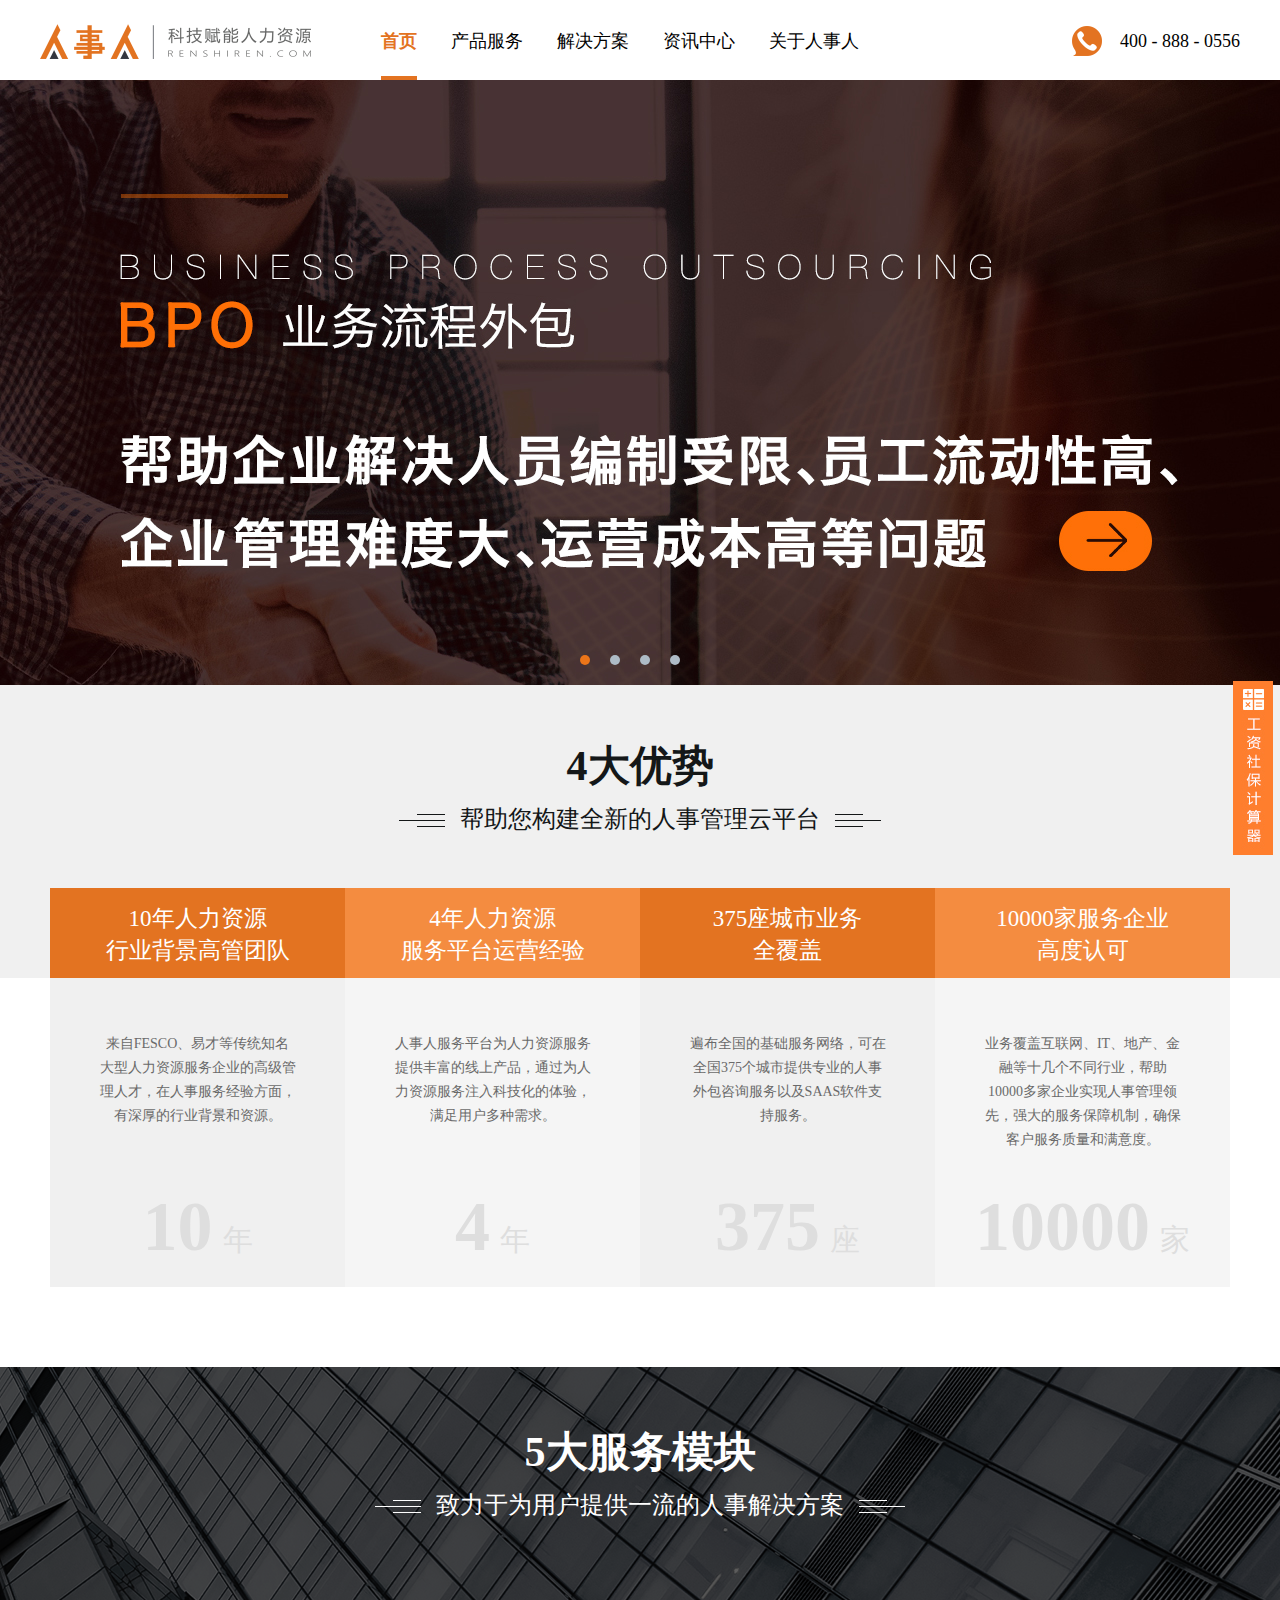
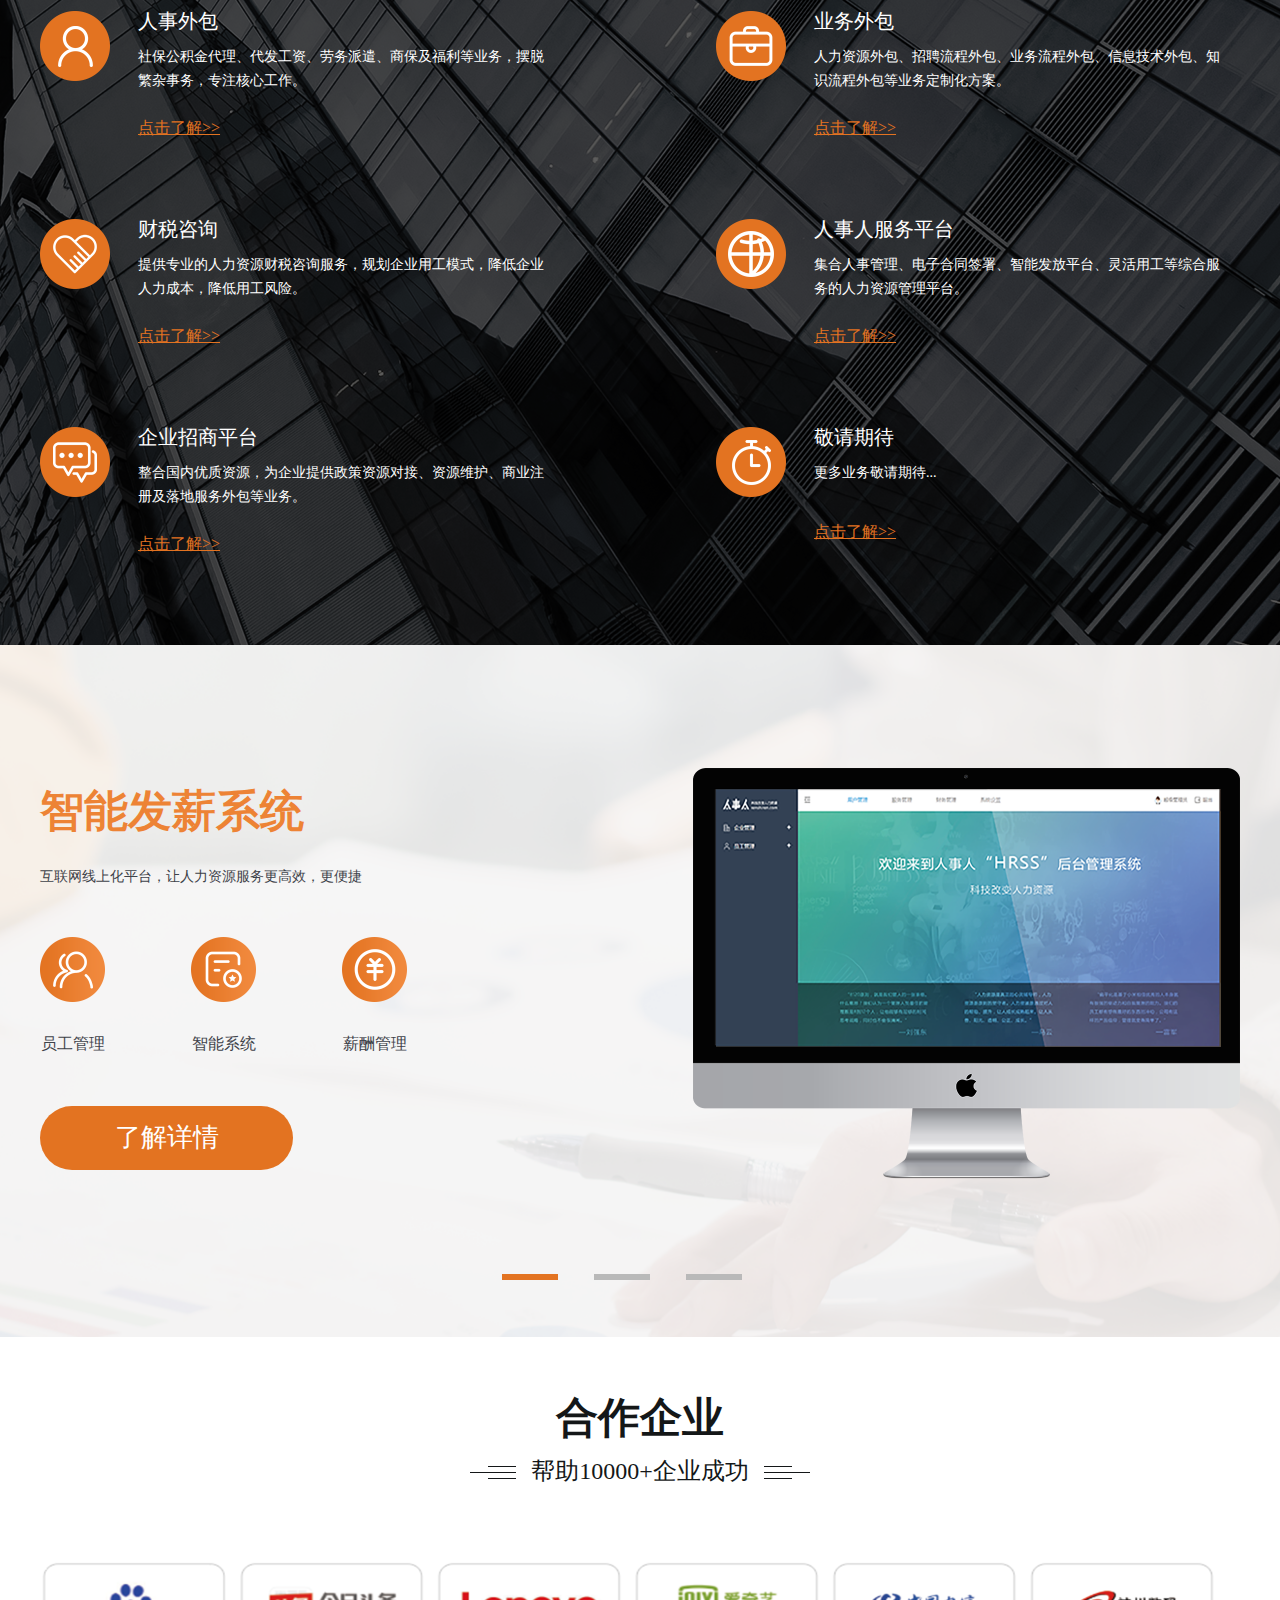
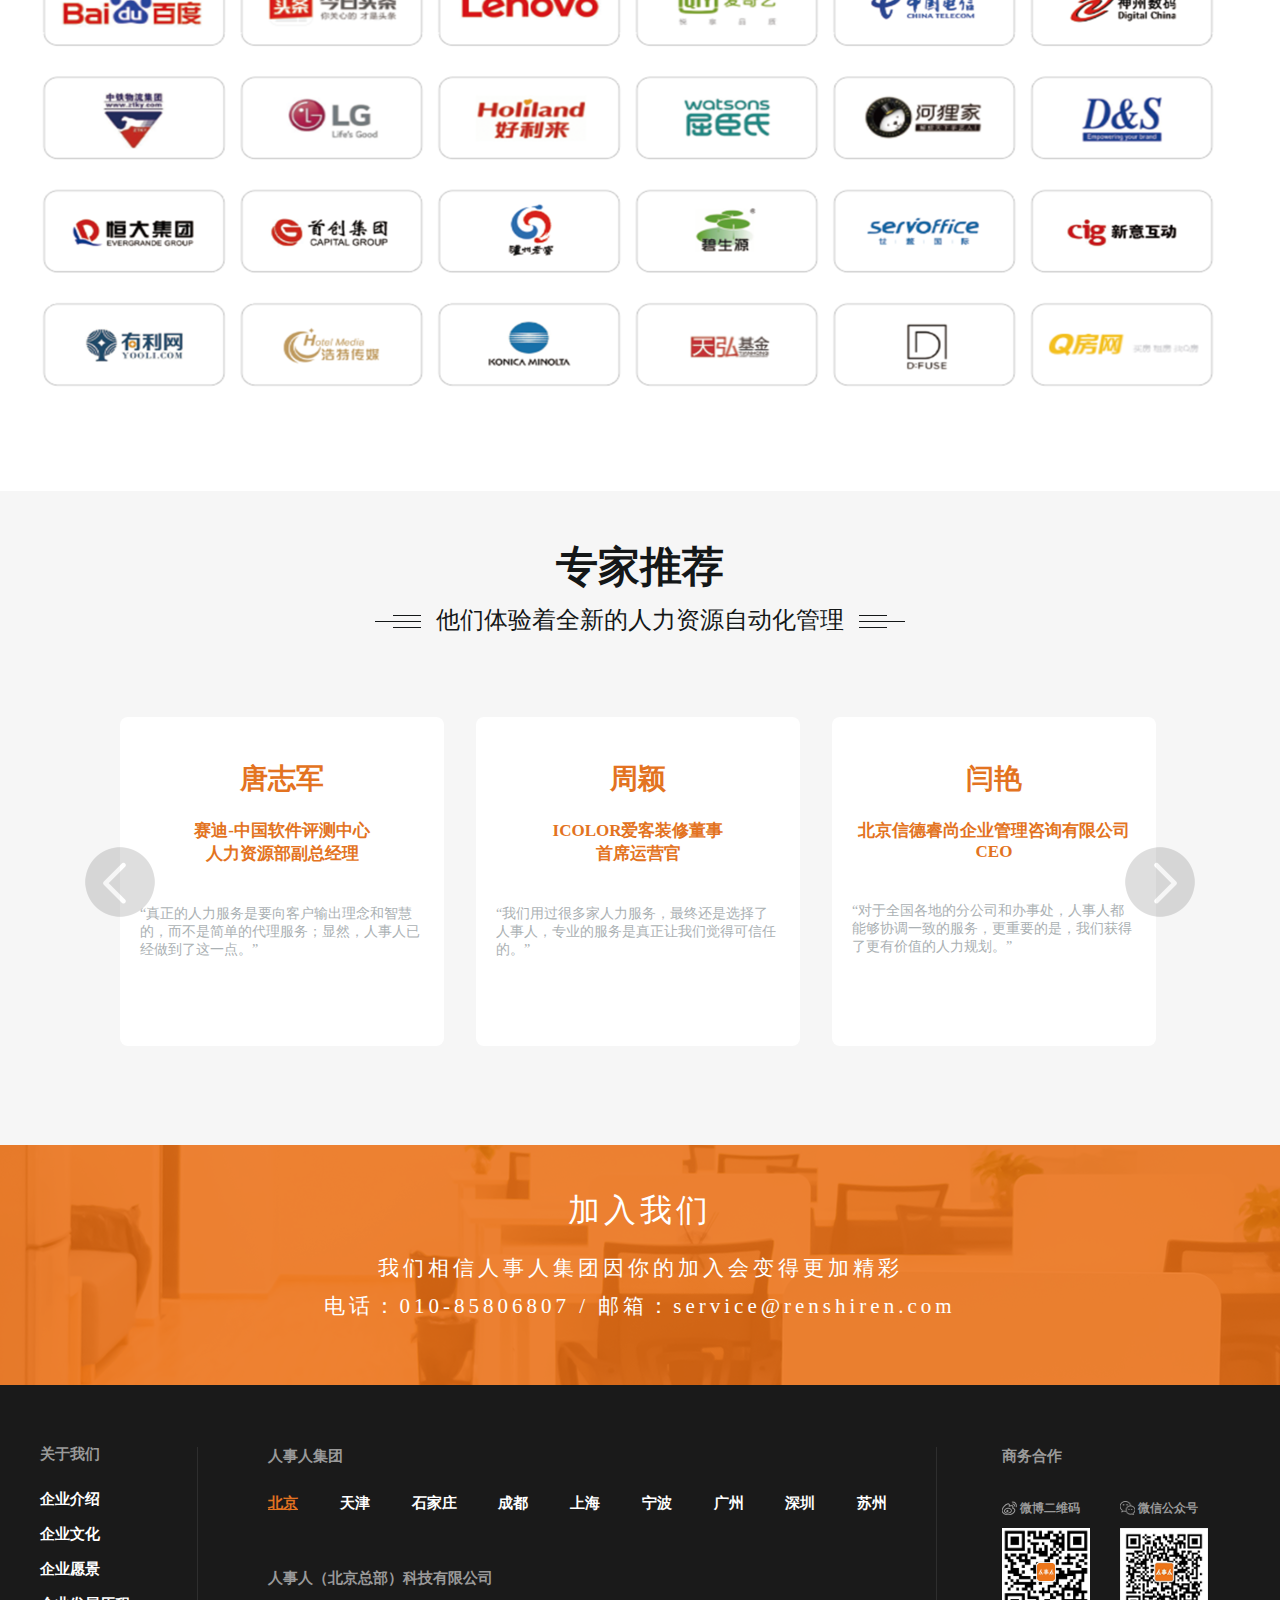
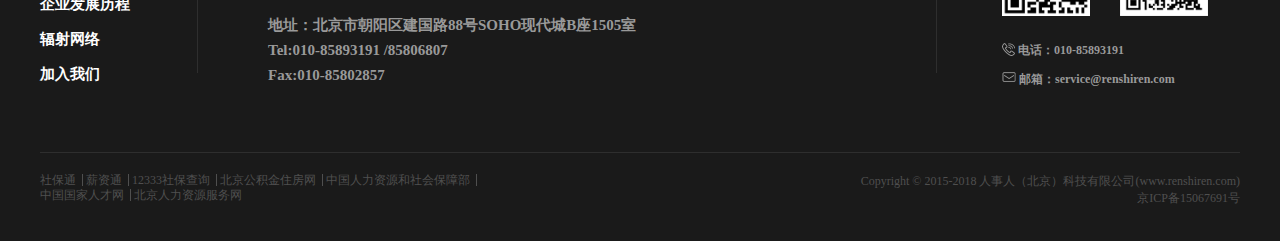
<file: renshiren-index/WebContent/rsr/index.html>
﻿<!DOCTYPE html>
<html>

<head>
    <meta http-equiv="X-UA-Compatible" content="ie=edge">
    <meta http-equiv="X-UA-Compatible" content="IE=edge,chrome=1">
    <meta name="format-detection" content="telephone=no" />
    <meta charset="UTF-8">
    <link rel="icon" href="rsr_images/favicon.ico" type="image/x-icon" />
    <link rel="shortcut icon" href="rsr_images/favicon.ico" type="image/x-icon" />
    <title>人事人_薪酬管理_社保代缴_员工福利_一站式人力资源外包服务商</title>
    <meta name="keywords" content="人事人薪酬管理,社保代缴,BPO外包,员工福利,补充医疗保险,劳务派遣" />
    <meta name="description"
        content="人事人是国内领先的人力资源外包服务商,受到近万家服务企业高度认可,服务全国375座城市,咨询电话:400-888-0556,业务覆盖薪酬管理,社保代缴,员工福利,BPO外包,补充医疗保险等多项业务.">
    <link href="rsr_css/reset.min.css" rel="stylesheet" type="text/css">
    <link href="rsr_css/index.css" rel="stylesheet" type="text/css">
    <link href="rsr_css/index_con.css" rel="stylesheet" type="text/css">
    <link href="rsr_css/consultation.css" rel="stylesheet" type="text/css">
</head>

<body>
    <script src="rsr_js/tou.js"></script>

    <!-- <div class="n_header-wrap">
        <div class="n_header clear">
            <img class="n_header-logo" src="./rsr_images/n_header-logo.png" />
            <div class="n_header-item_wrap clear">
                <div class="n_header-item_wrap-sel active">
                    <a class="n_header-item" href="./index.html">首页</a>
                </div>
                <div class="n_header-item_wrap-sel n_show1pannel">
                    <a class="n_header-item n_header-item_product-service" id="n_header-item_product-service" href="javascript:;">产品服务</a>
                    <div class="n_header-subitem_pannel n_show1pannel_1" >
                        <a class="n_header-subitem" href="./outsource.html">人事外包</a>
                        <div class="n_header-subitem_wrap n_show2pannel">
                            <a class="n_header-subitem" href="javascript:;">业务外包</a>
                            <div class="n_header-threeitem_pannel n_show2pannel_1">
                                <a class="n_header-threeitem" href="./n_bpo.html">BPO业务流程外包</a>
                                <a class="n_header-threeitem" href="./ito.html">ITO信息技术外包</a>
                                <a class="n_header-threeitem" href="./rpo.html">RPO招聘流程外包</a>
                            </div>
                        </div>
                        <a class="n_header-subitem" href="./zs_platform.html">企业招商平台</a>
                        <a class="n_header-subitem" href="./service_platform.html">人事服务平台</a>
                        <a class="n_header-subitem" href="./financial_advice.html">财税咨询</a>
                    </div>
                </div>
                <div class="n_header-item_wrap-sel">
                    <a class="n_header-item" href="./solution.html">解决方案</a>
                </div>
                <div class="n_header-item_wrap-sel">
                    <a class="n_header-item" href="./honor.html">资讯中心</a>
                </div>
                <div class="n_header-item_wrap-sel">
                    <a class="n_header-item" href="./about_us.html">关于人事人</a>
                </div>
            </div>
            <div class="n_header-tel_wrap">
                <img class="n_header-tel-icon" src="./rsr_images/n_header-tel-icon.png" />
                <span class="n_header-tel-txt">400 - 888 - 0556</span>
            </div>
        </div>
    </div> -->


    <div class="banner">
        <div class="fullSlide">
            <div class="bd">
                <ul>
                    <li style="background: url(rsr_images/n_banner_BPO.jpg) no-repeat center rgb(69, 55, 117);">
                        <a href="n_bpo.html" target="_blank" title="BPO"></a>
                    </li>
                    <!--      <li style="background: url(rsr_images/ygb_banner.jpg) no-repeat center rgb(43, 63, 93);">
                    <a href="recruit.html" target="_blank">
                       <div style="position: relative; width:1002px;height: 100%; margin: 0 auto" class="one">
                            <span class="swt" style="display:inline-block;background: #f68e42 none repeat scroll 0 0;border-radius: 27px;color: #fff;font-size: 20px;height: 55px;cursor:pointer;line-height: 55px;text-align: center;width: 194px; bottom:70px;position: absolute;left:50%; margin-left: -97px;">立即咨询</span>
                        </div>
                    </a>
                </li>-->
                    <li style="background: url(rsr_images/n_banner_RPO-index.jpg) no-repeat center rgb(69, 55, 117);">
                        <a href="rpo.html" target="_blank" title="RPO"></a>
                    </li>
                    <li style="background: url(rsr_images/n_banner_renshi.jpg) no-repeat center rgb(69, 55, 117);">
                        <a href="outsource.html" target="_blank" title="人事外包十佳服务商"></a>
                    </li>
                    <li style="background: url(rsr_images/n_banner_qiye.jpg) no-repeat center rgb(69, 55, 117);">
                        <a href="about_us.html" target="_blank" title="企业愿景"></a>
                    </li>
                    <!--   <li style="background: url(rsr_images/banner_1.jpg) no-repeat center rgb(43, 63, 93);">
                   <div class="bd_nr">
                       <p class="rsr_res">人力成本优化专家</p>
                       <p class="rsr_rl">人事管理软件云服务创新领导者</p>
                       <p class="free"><a href="https://saas.renshiren.com/rsr/register.jsp" title="立即免费申请" target="_blank">立即免费申请</a></p>
                   </div>
                </li>-->
                    <!--<li style="background:url(rsr_images/HRbanner.png) no-repeat center rgb(43, 63, 93)">-->
                    <!--<div class="w1002">-->
                    <!--<div class="titleOne">领先模式助力创业更简单</div>-->
                    <!--<div class="titleTwo">人事人首推"共享hr"服务</div>-->
                    <!--<div class="titleThree">专注为中、小、微企业提供灵活、专业、全面、稳定的人力资源管理服务</div>-->
                    <!--<div class="titleFour">繁杂于我&nbsp;&nbsp;&nbsp;&nbsp;简单于你</div>-->
                    <!--<div class="consult"><a href="javascript:;" title="立即咨询" class="swt">立即咨询</a></div>-->
                    <!--</div>-->
                    <!--</li>-->
                    <!-- <li style="background: url(rsr_images/qcb_banner.png) no-repeat center rgb(65, 69, 87);">
                    <div class="w1002 content_qcb">
                        <h2 class="w568">企成宝</h2>
                        <h3 class="w568">企业成本管理专家</h3>-->
                    <!-- <h4 class="w568 font_f"><i>小举措</i><i>大收益</i><br/><i>合法</i><i>省钱</i><i>安全</i><i>有效</i></h4>
                        <a href="javascript:;" title="立即咨询" class="swt content_qcb_ins_zx">立即咨询</a>
                    </div>
                </li> -->
                    <!--    <li style="background: url(rsr_images/banner_saas.png) no-repeat center rgb(43, 63, 93);">
                    <div class="w1002 saas_box">
                        <h2>全新的薪资服务管理SAAS工具</h2>
                        <h3>解决企业薪酬管理难题，提供高效便捷的薪酬解决方案</h3>
                        <a href="https://saas.renshiren.com/rsr/register.jsp" title="立即免费申请" target="_blank">立即免费申请</a>
                    </div>
                </li>-->
                    <!--      <li style="background:url(rsr_images/banner_personal_payment.png) no-repeat center rgb(43, 63, 93)">
                    <div class="w1002 personal_con">
                        <h3>人事人旗下产品-人事保</h3>
                        <h2>专业的自助社保缴费云管家 </h2>
                        <h4>养老、买房、生育、就医、入学、买车</h4>
                        <p id="prise_a"><a href="enterprise_payment.html" title="人事人在线社保服务云平台">您是企业客户？去企业版&gt;&gt;</a></p>
                    </div>
                </li>-->
                    <!-- <li style="background: url(rsr_images/bpo_banner.png) no-repeat  center rgb(43, 63, 93);">
                    <div class="w1002 bop_banner">
                        <h2>人事人<em>BPO<sup>+</sup></em>, 最佳企业人力成本优化方案</h2>
                        <p>通过<i>SAAS</i>的方式处理端到端的数据并延伸至员工个体,帮助企业<br>真正实现人力成本的降低和生产效率的提升。</p>
                        <a href="javascript:;" title="立即咨询" class="swt">立即咨询</a>
                    </div>
                </li> -->
                </ul>
            </div>
            <div class="hd">
                <ul>
                    <li class="on">1</li>
                    <li class="">2</li>
                    <li class="">3</li>
                    <li class="">4</li>
                    <li class="">5</li>
                </ul>
            </div>
            <span class="prev"></span>
            <span class="next"></span>
        </div>
    </div>
    <div class="advantage">
        <div class="n_four_goodness">
            <div class="n_f_title_w">
                <div class="n_common-title_wrap">
                    <div class="n_common-title">4大优势</div>
                    <div class="n_common-subtitle">帮助您构建全新的人事管理云平台</div>
                </div>
            </div>
            <div class="n_f_card_w clear">
                <div class="n_f-card">
                    <div class="n_f-card_top">
                        <div class="n_f-card_top_txt">10年人力资源</div>
                        <div class="n_f-card_top_txt">行业背景高管团队</div>
                    </div>
                    <div class="n_f-card_bottom">
                        <div class="n_f-card_bottom_tips">
                            来自FESCO、易才等传统知名<br />大型人力资源服务企业的高级管<br />理人才，在人事服务经验方面，<br />有深厚的行业背景和资源。</div>
                        <div class="n_f-card_bottom_num">
                            <div class="n_f-card_bottom_num-b">10<span>年</span></div>
                        </div>
                    </div>
                </div>
                <div class="n_f-card n_f-card_even">
                    <div class="n_f-card_top">
                        <div class="n_f-card_top_txt">4年人力资源</div>
                        <div class="n_f-card_top_txt">服务平台运营经验</div>
                    </div>
                    <div class="n_f-card_bottom">
                        <div class="n_f-card_bottom_tips">
                            人事人服务平台为人力资源服务<br />提供丰富的线上产品，通过为人<br />力资源服务注入科技化的体验，<br />满足用户多种需求。</div>
                        <div class="n_f-card_bottom_num">
                            <div class="n_f-card_bottom_num-b">4<span>年</span></div>
                        </div>
                    </div>
                </div>
                <div class="n_f-card">
                    <div class="n_f-card_top">
                        <div class="n_f-card_top_txt">375座城市业务</div>
                        <div class="n_f-card_top_txt">全覆盖</div>
                    </div>
                    <div class="n_f-card_bottom">
                        <div class="n_f-card_bottom_tips">
                            遍布全国的基础服务网络，可在<br />全国375个城市提供专业的人事<br />外包咨询服务以及SAAS软件支<br />持服务。</div>
                        <div class="n_f-card_bottom_num">
                            <div class="n_f-card_bottom_num-b">375<span>座</span></div>
                        </div>
                    </div>
                </div>
                <div class="n_f-card n_f-card_even">
                    <div class="n_f-card_top">
                        <div class="n_f-card_top_txt">10000家服务企业</div>
                        <div class="n_f-card_top_txt">高度认可</div>
                    </div>
                    <div class="n_f-card_bottom">
                        <div class="n_f-card_bottom_tips">
                            业务覆盖互联网、IT、地产、金<br />融等十几个不同行业，帮助<br />10000多家企业实现人事管理领<br />先，强大的服务保障机制，确保<br />客户服务质量和满意度。
                        </div>
                        <div class="n_f-card_bottom_num">
                            <div class="n_f-card_bottom_num-b">10000<span>家</span></div>
                        </div>
                    </div>
                </div>
            </div>
        </div>
    </div>

    <!-- 5大服务模块 -->
    <div class="n_server">
        <div class="n_server-title_wrap">
                <div class="n_common-title_wrap n_common-title_wrap-white">
                    <div class="n_common-title">5大服务模块</div>
                    <div class="n_common-subtitle">致力于为用户提供一流的人事解决方案</div>
                </div>
        </div>
        <div class="n_server-pannel clear">
            <div class="n_server-item clear">
                <div class="n_server-item_t clear">
                    <img src="rsr_images/n_server_01.png" class="n_server-item_pic" />
                    <div class="n_server-item_info">
                        <div class="n_server-item_title">人事外包</div>
                        <div class="n_server-item_p">社保公积金代理、代发工资、劳务派遣、商保及福利等业务，摆脱<br />繁杂事务，专注核心工作。</div>
                    </div>
                </div>
                <div class="n_server-item_link">
                    <a class="n_server-item_a" href="./outsource.html">点击了解>></a>
                </div>
            </div>
            <div class="n_server-item clear">
                <div class="n_server-item_t clear">
                    <img src="rsr_images/n_server_02.png" class="n_server-item_pic" />
                    <div class="n_server-item_info">
                        <div class="n_server-item_title">业务外包</div>
                        <div class="n_server-item_p">人力资源外包、招聘流程外包、业务流程外包、信息技术外包、知<br />识流程外包等业务定制化方案。</div>
                    </div>
                </div>
                <div class="n_server-item_link">
                    <a class="n_server-item_a" href="./n_bpo.html">点击了解>></a>
                </div>
            </div>
            <div class="n_server-item clear">
                <div class="n_server-item_t clear">
                    <img src="rsr_images/n_server_03.png" class="n_server-item_pic" />
                    <div class="n_server-item_info">
                        <div class="n_server-item_title">财税咨询</div>
                        <div class="n_server-item_p">提供专业的人力资源财税咨询服务，规划企业用工模式，降低企业<br />人力成本，降低用工风险。</div>
                    </div>
                </div>
                <div class="n_server-item_link">
                    <a class="n_server-item_a" href="./financial_advice.html">点击了解>></a>
                </div>
            </div>
            <div class="n_server-item clear">
                <div class="n_server-item_t clear">
                    <img src="rsr_images/n_server_04.png" class="n_server-item_pic" />
                    <div class="n_server-item_info">
                        <div class="n_server-item_title">人事人服务平台</div>
                        <div class="n_server-item_p">集合人事管理、电子合同签署、智能发放平台、灵活用工等综合服<br />务的人力资源管理平台。</div>
                    </div>
                </div>
                <div class="n_server-item_link">
                    <a class="n_server-item_a" href="./service_platform.html">点击了解>></a>
                </div>
            </div>
            <div class="n_server-item clear">
                <div class="n_server-item_t clear">
                    <img src="rsr_images/n_server_05.png" class="n_server-item_pic" />
                    <div class="n_server-item_info">
                        <div class="n_server-item_title">企业招商平台</div>
                        <div class="n_server-item_p">整合国内优质资源，为企业提供政策资源对接、资源维护、商业注<br />册及落地服务外包等业务。</div>
                    </div>
                </div>
                <div class="n_server-item_link">
                    <a class="n_server-item_a" href="./zs_platform.html">点击了解>></a>
                </div>
            </div>
            <div class="n_server-item clear">
                <div class="n_server-item_t clear">
                    <img src="rsr_images/n_server_06.png" class="n_server-item_pic" />
                    <div class="n_server-item_info">
                        <div class="n_server-item_title">敬请期待</div>
                        <div class="n_server-item_p">更多业务敬请期待...</div>
                    </div>
                </div>
                <div class="n_server-item_link">
                    <a class="n_server-item_a" href="javascript:;">点击了解>></a>
                </div>
            </div>
        </div>
    </div>

    <!-- 系统展示模块 -->
    <div class="n_system">
        <div class="n_system_banner-wrap clear">
            <div class="n_system_banner n_system-faxin">
                <div class="w1200 clear">
                    <div class="n_system_fl">
                        <div class="n_system-title">智能发薪系统</div>
                        <div class="n_system-p">互联网线上化平台，让人力资源服务更高效，更便捷</div>
                        <div class="n_system-pannel clear">
                            <div class="n_system-pannel_item">
                                <img class="n_system-pannel_item-pic" src="./rsr_images/icon/n_system-p1_1.png"/> 
                                <div class="n_system-pannel_item-p">员工管理</div>
                            </div>
                            <div class="n_system-pannel_item">
                                <img class="n_system-pannel_item-pic" src="./rsr_images/icon/n_system-p1_2.png"/> 
                                <div class="n_system-pannel_item-p">智能系统</div>
                            </div>
                            <div class="n_system-pannel_item">
                                <img class="n_system-pannel_item-pic" src="./rsr_images/icon/n_system-p1_3.png"/> 
                                <div class="n_system-pannel_item-p">薪酬管理</div>
                            </div>
                        </div>
                        <a class="n_system-link" href="./service_platform.html#n_service-pannel-1">了解详情</a>
                    </div>
                    <div class="n_system_fr">
                        <img class="n_system_fr-cover" src="./rsr_images/icon/n_system-p1_cover1.png"/>
                    </div>
                </div>
            </div>
            <div class="n_system_banner n_system-staff">
                <div class="w1200 clear">
                    <div class="n_system_fl">
                        <div class="n_system-title">员工服务端</div>
                        <div class="n_system-p">互联网线上化平台，让人力资源服务更高效，更便捷</div>
                        <div class="n_system-pannel clear">
                            <div class="n_system-pannel_item">
                                <img class="n_system-pannel_item-pic" src="./rsr_images/icon/n_system-p1_1.png"/> 
                                <div class="n_system-pannel_item-p">员工管理</div>
                            </div>
                            <div class="n_system-pannel_item">
                                <img class="n_system-pannel_item-pic" src="./rsr_images/icon/n_system-p1_2.png"/> 
                                <div class="n_system-pannel_item-p">智能系统</div>
                            </div>
                            <div class="n_system-pannel_item">
                                <img class="n_system-pannel_item-pic" src="./rsr_images/icon/n_system-p1_3.png"/> 
                                <div class="n_system-pannel_item-p">薪酬管理</div>
                            </div>
                        </div>
                        <a class="n_system-link" href="./service_platform.html#n_bpo-phone">了解详情</a>
                    </div>
                    <div class="n_system_fr">
                        <img class="n_system_fr-cover" src="./rsr_images/icon/n_system-p1_cover2.png"/>
                    </div>
                </div>
            </div>
            <div class="n_system_banner n_system-lgb">
                <div class="w1200 clear">
                    <div class="n_system_fl">
                        <div class="n_system-title">灵工宝系统</div>
                        <div class="n_system-p">互联网线上化平台，让人力资源服务更高效，更便捷</div>
                        <div class="n_system-pannel clear">
                            <div class="n_system-pannel_item">
                                <img class="n_system-pannel_item-pic" src="./rsr_images/icon/n_system-p1_1.png"/> 
                                <div class="n_system-pannel_item-p">员工管理</div>
                            </div>
                            <div class="n_system-pannel_item">
                                <img class="n_system-pannel_item-pic" src="./rsr_images/icon/n_system-p1_2.png"/> 
                                <div class="n_system-pannel_item-p">智能系统</div>
                            </div>
                            <div class="n_system-pannel_item">
                                <img class="n_system-pannel_item-pic" src="./rsr_images/icon/n_system-p1_3.png"/> 
                                <div class="n_system-pannel_item-p">薪酬管理</div>
                            </div>
                        </div>
                        <a class="n_system-link" href="./service_platform.html#n_service-pannel-2">了解详情</a>
                    </div>
                    <div class="n_system_fr">
                        <img class="n_system_fr-cover" src="./rsr_images/icon/n_system-p1_cover3.png"/>
                    </div>
                </div>
            </div>
        </div>
        <div class="n_system_hd">
            <ul class="clear">
                <li class="on"></li>
                <li class=""></li>
                <li class=""></li>
            </ul>
        </div>
    </div>

    <!-- 合作企业 -->
    <div class="n_partner">
        <div class="w1279">
            <div class="n_common-title_wrap">
                <div class="n_common-title">合作企业</div>
                <div class="n_common-subtitle">帮助10000+企业成功</div>
            </div>
            <div class="n_partner-pic_wrap">
                <img class="n_partner-pic" src="./rsr_images/n_partner.png" />
            </div>
        </div>
    </div>

    <!-- 专家推荐 -->
    <div class="n_expert-recommned">
        <div class="w1040">
            <div class="n_common-title_wrap">
                <div class="n_common-title">专家推荐</div>
                <div class="n_common-subtitle">他们体验着全新的人力资源自动化管理</div>
            </div>
            <div class="n_expert-recommned_pannel">
                <img class="n_expert-prev" src="./rsr_images/n_expert_prev.png" />
                <div class="n_expert-item-wrap">
                    <div class="n_expert-item">
                        <div class="n_expert-item_name">唐志军</div>
                        <div class="n_expert-item_tips">赛迪-中国软件评测中心<br />人力资源部副总经理</div>
                        <div class="n_expert-item_quote">“真正的人力服务是要向客户输出理念和智慧的，而不是简单的代理服务；显然，人事人已经做到了这一点。”
                        </div>
                    </div>
                    <div class="n_expert-item">
                        <div class="n_expert-item_name">周颖</div>
                        <div class="n_expert-item_tips">ICOLOR爱客装修董事<br />首席运营官</div>
                        <div class="n_expert-item_quote">“我们用过很多家人力服务，最终还是选择了人事人，专业的服务是真正让我们觉得可信任的。”</div>
                    </div>
                    <div class="n_expert-item">
                        <div class="n_expert-item_name">闫艳</div>
                        <div class="n_expert-item_tips">北京信德睿尚企业管理咨询有限公司<br />CEO</div>
                        <div class="n_expert-item_quote">
                            “对于全国各地的分公司和办事处，人事人都能够协调一致的服务，更重要的是，我们获得了更有价值的人力规划。”</div>
                    </div>
                    <div class="n_expert-item">
                        <div class="n_expert-item_name">孙泽华</div>
                        <div class="n_expert-item_tips">大田集团<br />副总裁</div>
                        <div class="n_expert-item_quote">
                            “对于劳动密集型的网络型公司，人事代理和外包更有利于促进人事管理事务的专业化，人事人的服务专业！优质！”</div>
                    </div>
                    <div class="n_expert-item">
                        <div class="n_expert-item_name">郝永泉</div>
                        <div class="n_expert-item_tips">前惠普中国<br />总监</div>
                        <div class="n_expert-item_quote">“作为全球化企业，惠普对于在中国区域的人力服务一样全球化标准，人事人能够达到我们的要求。”</div>
                    </div>
                </div>
                <img class="n_expert-next" src="./rsr_images/n_expert_next.png" />
            </div>
        </div>
    </div>

    <!-- 加入我们 -->
    <div class="n_join-us">
        <div class="n_join-us_title">加入我们</div>
        <div class="n_join-us_subtitle">我们相信人事人集团因你的加入会变得更加精彩</div>
        <div class="n_join-us_tel">电话：010-85806807 / 邮箱：service@renshiren.com</div>
    </div>

    <!-- 网站底部内容 -->
    <!-- <div class="n_footer">
    <div class="w1200">
        <div class="n_footer-t clear">
            <div class="n_footer-tl">
                <span class="n_footer-tl_title" href="javascript:;">关于我们</span>
                <a class="n_footer-tl_a" href="./about_us.html#info">企业介绍</a>
                <a class="n_footer-tl_a" href="./about_us.html#cultrue">企业文化</a>
                <a class="n_footer-tl_a" href="./about_us.html#dream">企业愿景</a>
                <a class="n_footer-tl_a" href="./about_us.html#process">企业发展历程</a>
                <a class="n_footer-tl_a" href="./about_us.html#network">辐射网络</a>
                <a class="n_footer-tl_a" href="./about_us.html#join_us">加入我们</a>
            </div>
            <div class="n_footer-tm">
                <div class="n_footer-tm-title">人事人集团</div>
                <div class="n_footer-tm_sel-btn">
                    <span class="n_footer-tm_sel-btn-active">北京</span>
                    <span>天津</span>
                    <span>石家庄</span>
                    <span>成都</span>
                    <span>上海</span>
                    <span>宁波</span>
                    <span>广州</span>
                    <span>深圳</span>
                    <span>苏州</span>
                </div>
                <div class="n_footer-tm_sel-content">
                    <div class="n_footer-tm_sel-item active">
                        <div class="n_footer-tm_sel-item_name">人事人（北京总部）科技有限公司</div>
                        <div class="n_footer-tm_sel-item_info">
                            <div class="n_footer-tm_sel-item_info-i">地址：北京市朝阳区建国路88号SOHO现代城B座1505室</div>
                            <div class="n_footer-tm_sel-item_info-i">Tel:010-85893191 /85806807</div>
                            <div class="n_footer-tm_sel-item_info-i">Fax:010-85802857</div>
                        </div>
                    </div>
                    <div class="n_footer-tm_sel-item">
                        <div class="n_footer-tm_sel-item_name">人事人（天津）科技有限公司</div>
                        <div class="n_footer-tm_sel-item_info">
                            <div class="n_footer-tm_sel-item_info-i">地址：天津市南开区鞍山西道286号启航大厦18层1812-1816</div>
                        </div>
                    </div>
                    <div class="n_footer-tm_sel-item">
                        <div class="n_footer-tm_sel-item_name">石家庄力晖人力资源服务有限公司</div>
                        <div class="n_footer-tm_sel-item_info">
                            <div class="n_footer-tm_sel-item_info-i">地址：河北省石家庄市长安区谈南路63号睿和中心商业写字楼908室</div>
                            <div class="n_footer-tm_sel-item_info-i">Tel:0311—66562472 / 66562473</div>
                        </div>
                    </div>
                    <div class="n_footer-tm_sel-item">
                        <div class="n_footer-tm_sel-item_name">人事人（成都）科技有限公司</div>
                        <div class="n_footer-tm_sel-item_info">
                            <div class="n_footer-tm_sel-item_info-i">地址：中国（四川）自由贸易试验区成都高新区天府大道中段530号2栋30层3012号</div>
                        </div>
                    </div>
                    <div class="n_footer-tm_sel-item">
                        <div class="n_footer-tm_sel-item_name">上海力晖人力资源管理有限公司</div>
                        <div class="n_footer-tm_sel-item_info">
                            <div class="n_footer-tm_sel-item_info-i">地址：上海市静安区天目西路218号嘉里不夜城一座1709</div>
                            <div class="n_footer-tm_sel-item_info-i">Tel:021—52810811</div>
                        </div>
                    </div>
                    <div class="n_footer-tm_sel-item">
                        <div class="n_footer-tm_sel-item_name">人事人（宁波）科技有限公司</div>
                        <div class="n_footer-tm_sel-item_info">
                            <div class="n_footer-tm_sel-item_info-i">地址：浙江省宁波市鄞州区宝华街77号汇银国际大厦 501室</div>
                            <div class="n_footer-tm_sel-item_info-i">Tel:0574—88312592</div>
                        </div>
                    </div>
                    <div class="n_footer-tm_sel-item">
                        <div class="n_footer-tm_sel-item_name">人事人（广州）科技有限公司</div>
                        <div class="n_footer-tm_sel-item_info">
                            <div class="n_footer-tm_sel-item_info-i">地址：广州市天河区体育东路122号羊城国贸中心907-908</div>
                        </div>
                    </div>
                    <div class="n_footer-tm_sel-item">
                        <div class="n_footer-tm_sel-item_name">人事人（深圳）科技有限公司</div>
                        <div class="n_footer-tm_sel-item_info">
                            <div class="n_footer-tm_sel-item_info-i">地址：深圳市福田区深南大道2008号中国凤凰大厦2栋25D</div>
                            <div class="n_footer-tm_sel-item_info-i">Tel/Fax:0755—23945974</div>
                        </div>
                    </div>
                    <div class="n_footer-tm_sel-item">
                        <div class="n_footer-tm_sel-item_name">人事人（苏州）科技有限公司</div>
                        <div class="n_footer-tm_sel-item_info">
                            <div class="n_footer-tm_sel-item_info-i">地址：江苏省苏州市虎丘区狮山路22号人才大厦1602室）</div>
                        </div>
                    </div>
                </div>
            </div>
            <div class="n_footer-tr">
                <div class="n_footer-tr_title">商务合作</div>
                <div class="n_footer-tr_media clear">
                    <div class="n_footer-tr_media-item">
                        <div class="n_footer-tr_media-item_line">
                            <img class="n_footer-tr_media-item_icon" src="./rsr_images/n_footer-icon_weibo.png"/>
                            <span>微博二维码</span>
                        </div>
                        <div class="n_footer-tr_media-item_pic">
                            <img class="n_footer-tr_media-item_pic" src="./rsr_images/weibo.png"/>
                        </div>
                    </div>
                    <div class="n_footer-tr_media-item">
                        <div class="n_footer-tr_media-item_line">
                            <img class="n_footer-tr_media-item_icon" src="./rsr_images/n_footer-icon_weixin.png"/>
                            <span>微信公众号</span>
                        </div>
                        <div class="n_footer-tr_media-item_pic">
                            <img class="n_footer-tr_media-item_pic" src="./rsr_images/weixin.png"/>
                        </div>
                    </div>
                </div>
                <div class="n_footer-tr_contact">
                    <img class="n_footer-tr_contact-tel" src="./rsr_images/n_footer-icon_tel.png"/>
                    <span>电话：010-85893191</span>
                </div>
                <div class="n_footer-tr_contact">
                    <img class="n_footer-tr_contact-mail" src="./rsr_images/n_footer-icon_mail.png"/>
                    <span>邮箱：service@renshiren.com</span>
                </div>
            </div>
        </div>
        <div class="n_footer-b clear">
            <div class="n_footer-bl">
                <a class="n_footer-bl_link" href="https://www.shebaotong.com/shebaotong/index">社保通</a>
                <a class="n_footer-bl_link" href="http://xinzitong.com/">薪资通</a>
                <a class="n_footer-bl_link" href="http://www.12333sb.com/">12333社保查询</a>
                <a class="n_footer-bl_link" href="http://gjj.beijing.gov.cn/">北京公积金住房网</a>
                <a class="n_footer-bl_link" href="http://www.mohrss.gov.cn/">中国人力资源和社会保障部</a>
                <a class="n_footer-bl_link" href="http://www.newjobs.com.cn/">中国国家人才网</a>
                <a class="n_footer-bl_link" href="http://rsj.beijing.gov.cn/">北京人力资源服务网</a>
            </div>
            <div class="n_footer-copyright">
                <div class="n_footer-copyright_txt">Copyright © 2015-2018 人事人（北京）科技有限公司(www.renshiren.com) </div>
                <div class="n_footer-copyright_txt">京ICP备15067691号</div>
            </div>
        </div>
    </div>
</div> -->


    <!-- <div class="programme">
    <div class="w1002 clear">
        <h3>致力于为用户提供一流的人事解决方案</h3>
        <div class="pro_con w244">
            <p class="pro_icon">
                <a href="enterprise_payment.html" title="社保代理服务" target="_blank"><img src="rsr_images/rsr_fs1.png" width="72" height="83" alt="社保代理服务" title="社保代理服务"/></a>
            </p>
            <h4><a href="enterprise_payment.html" title="社保代理服务" target="_blank">社保代理服务</a></h4>
            <p class="pro_tt">高效简便的RSR-HCM平台系统<br/>
                完善的服务管理流程<br/>
                100%无差错社保代理业务</p>
        </div>
        <div class="pro_con w262">
            <p class="pro_icon w262">
                <a href="saas.html" title="人事人薪酬服务" target="_blank">
                    <img src="rsr_images/rsr_fs2.png" width="86" height="83" alt="薪酬服务" title="薪酬服务"/>
                </a>
            </p>
            <h4><a href="saas.html" title="人事人薪酬服务" target="_blank">薪酬服务</a></h4>
            <p class="pro_tt">全新的薪资服务方案<br/>
                高效的处理流程<br/>
                企业成本控制方面的独特规划</p>
        </div>
        <div class="pro_con w233">
            <p class="pro_icon w233">
                <a href="medical_treatment.html" title="人事人补充医疗保险" target="_blank"><img src="rsr_images/rsr_fs3.png" width="86"  height="84" alt="补充医疗保险" title="补充医疗保险"/></a>
            </p>
            <h4><a href="medical_treatment.html" title="人事人补充医疗保险" target="_blank">补充医疗保险</a></h4>
            <p class="pro_tt">多年补充医疗服务经验<br/>
                简化报销流程，方案灵活可靠<br/>
                节省管理成本，基金用途透明</p>
        </div>
		<div class="pro_con w233 mar_right">
            <p class="pro_icon w233">
                <a href="javascript:void(0);" title="ITO业务服务" ><img src="rsr_images/ito.png" width="86"  height="84" alt="ITO业务服务" title="ITO业务服务"/></a>
            </p>
            <h4><a href="javascript:void(0);" title="ITO业务服务" >ITO业务服务</a></h4>
            <p class="pro_tt">技术人力派遣<br/>
                丰富的人才库，简捷的服务流程<br/>
                及时响应需求，精准定位人才</p>
        </div>
        <div class="pro_con w244">
            <p class="pro_icon w244">
                <a href="service_project.html" title="人事人福利规划" target="_blank"><img src="rsr_images/rsr_fs4.png" width="96" height="86" alt="福利规划" title="福利规划"/></a>
            </p>
            <h4><a href="service_project.html" title="人事人福利规划" target="_blank">福利规划</a></h4>
            <p class="pro_tt">全面的基本综合福利<br/>
                专注于核心工作<br/>
                减少繁杂的福利采购、发放工作</p>
        </div>
        <div class="pro_con w262">
            <p class="pro_icon w262">
                <a href="bpo.html" title="人事人BPO业务流程服务" target="_blank"><img src="rsr_images/rsr_fs5.png" width="91" height="80" alt="BPO业务流程服务" title="BPO业务流程服务"/></a>
            </p>
            <h4><a href="bpo.html" title="人事人BPO业务流程服务" target="_blank">BPO业务流程服务</a></h4>
            <p class="pro_tt">人力优化方案<br/>
                通过SAAS的方式处理端到端的数据并延伸至员工个体</p>
        </div>
        <div class="pro_con w233">
            <p class="pro_icon w233">
                <a href="https://lgb.renshiren.com/" title="1" target="_blank"><img src="rsr_images/rsr_fs6.png"  width="81" height="81" alt="灵工宝" title="灵工宝"/></a>
            </p>
            <h4><a href="https://lgb.renshiren.com/" title="灵工宝" target="_blank">灵工宝</a></h4>
            <p class="pro_tt">互联网灵活用工平台<br/>
                企业按需求一键雇佣高端自由人<br/>
                灵工在线申请，秒工作结算快
            </p>
        </div>
        <div class="pro_con w233 mar_right">
            <p class="pro_icon w233">
                <a href="insurance.html" title="1" target="_blank"><img src="rsr_images/rsr_fs7.png"  width="80" height="81" alt="企成宝" title="企成宝"/></a>
            </p>
            <h4><a href="insurance.html" title="企成宝" target="_blank">企成宝</a></h4>
            <p class="pro_tt">
                小举措，大收益<br/>
                企业省成本，员工多拿钱<br/>
                定制高收入人群专属解决方案
            </p>
        </div>
    </div>
</div>
<div class="new_server">
    <div class="w1002 news_con">
        <h4>探索新的人力资源SAAS云服务</h4>
        <div class="new_sass clear">
            <img src="rsr_images/newserver.png"  width="722" height="477" alt="探索新的人力资源SAAS云服务" title="探索新的人力资源SAAS云服务"/>
            <div class="sass_con">
                <p>用互联网科技，构建一个新的人力资源生态，基于企业及其员工的薪酬、社保、福利，进行智能数据处理并创造价值。</p>
                <ul class="clear">
                    <li class="w170">员工管理</li>
                    <li>考勤管理</li>
                    <li class="w170">薪酬管理</li>
                    <li>社保代理</li>
                    <li class="w170">智能福利平台</li>
                </ul>
                <p class="free_btn"><a href="http://work.renshiren.com/rsr/register.jsp" title="立即免费使用" class="">立即免费使用</a></p>
            </div>
        </div>
    </div>
</div> -->
    <!-- <div class="usage">
    <div class="w1002 usage_con">
        <ul class="clear">
            <li>
                <img src="rsr_images/gn1.png" width="75" height="64" alt="一键导入数据" title="一键导入数据"/>
                <span>一键导入数据</span>
                <p>避免重复操作，简单高效便捷</p>
            </li>
            <li>
                <img src="rsr_images/gn2.png" width="75" height="64" alt="数据可视化" title="数据可视化"/>
                <span>数据可视化</span>
                <p>直观数据分析，便于优化决策</p>
            </li>
            <li>
                <img src="rsr_images/gn3.png" width="75" height="64" alt="全国服务网络接入" title="全国服务网络接入"/>
                <span>全国服务网络接入</span>
                <p>线下团队，对接本地优质服务</p>
            </li>
        </ul>
        <ul class="clear">
        <li>
            <img src="rsr_images/gn4.png" width="75" height="64" alt="员工生命周期跟进" title="员工生命周期跟进"/>
            <span>员工生命周期跟进</span>
            <p>完整的员工档案，直观准确便于分析</p>
        </li>
        <li>
            <img src="rsr_images/gn5.png" width="75" height="64" alt="社保薪酬自动计算" title="社保薪酬自动计算"/>
            <span>社保薪酬自动计算</span>
            <p>摆脱繁琐的计算，一键生成薪资条</p>
        </li>
        <li>
            <img src="rsr_images/gn6.png" width="75" height="64" alt="SSL安全加密" title="SSL安全加密"/>
            <span>SSL安全加密</span>
            <p>保护敏感数据，安全传输信息</p>
        </li>
    </ul>
        <ul class="clear">
            <li>
                <img src="rsr_images/gn7.png" width="75" height="64" alt="权限自定义分配" title="权限自定义分配"/>
                <span>权限自定义分配</span>
                <p>岗位权限自主定义，职责更加灵活</p>
            </li>
            <li>
                <img src="rsr_images/gn8.png" width="75" height="64" alt="移动办公" title="移动办公"/>
                <span>移动办公</span>
                <p>随时随地办公，不受时空限制</p>
            </li>
            <li>
                <img src="rsr_images/gn9.png" width="75" height="64" alt="系统化运行" title="系统化运行"/>
                <span>系统化运行</span>
                <p>模块集成，一站式人资服务</p>
            </li>
        </ul>
    </div>
</div>
<div class="manage">
    <div class="w1002 manage_tt">
        <h4>他们体验着全新的人力资源自动化管理</h4>
        <div class="manage_con">
            <a class="sPrev" href="javascript:void(0)"></a>
            <div class="mange_list">
                <ul>
                    <li>
                        <p class="head_pic"><img src="rsr_images/head_pic1.png" width="75" height="75" alt="人力资源自动化管理" title="人力资源自动化管理"/> </p>
                        <h5>李志彦</h5>
                        <h6>斑马传媒 HRD</h6>
                        <p class="dis_ms"><sub>“</sub>我们用过很多家人力服务，最终还是选择了人事人，专业的服务是真正让我们觉得可信任的。<sub>”</sub></p>
                    </li>
                    <li>
                        <p class="head_pic"><img src="rsr_images/head_pic2.png" width="75" height="75" alt="人力资源自动化管理" title="人力资源自动化管理"/> </p>
                        <h5>智建鹏</h5>
                        <h6>化塑汇 董事长</h6>
                        <p class="dis_ms"><sub>“</sub>对于全国各地的分公司和办事处，人事人都能够协调一致的服务，更重要的是，我们获得了更有价值的人力规划。<sub>”</sub></p>
                    </li>
                    <li>
                        <p class="head_pic"><img src="rsr_images/head_pic3.png" width="75" height="75" alt="人力资源自动化管理" title="人力资源自动化管理"/> </p>
                        <h5>邱文娟</h5>
                        <h6>365日历 HRD</h6>
                        <p class="dis_ms"><sub>“</sub>创业公司的人事很多时候都是第一次，感谢人事人能够在每次问题出现的时候第一时间进行指导处理，给予我们很大的帮助。<sub>”</sub></p>
                    </li>
                    <li>
                        <p class="head_pic"><img src="rsr_images/suizehua.png" width="75" height="75" alt="人力资源自动化管理" title="人力资源自动化管理"/> </p>
                        <h5>孙泽华</h5>
                        <h6>大田集团副总裁</h6>
                        <p class="dis_ms"><sub>“</sub>对于劳动密集型的网络型公司，人事代理和外包更有利于促进人事管理事务的专业化，人事人的服务专业！优质！<sub>”</sub></p>
                    </li>
                    <li>
                        <p class="head_pic"><img src="rsr_images/haoyongquan.png" width="75" height="75" alt="人力资源自动化管理" title="人力资源自动化管理"/> </p>
                        <h5>郝永泉</h5>
                        <h6>前惠普中国总监</h6>
                        <p class="dis_ms"><sub>“</sub>作为全球化企业，惠普对于在中国区域的人力服务一样全球化标准，人事人能够达到我们的要求。<sub>”</sub></p>
                    </li>
                    <li>
                    <p class="head_pic"><img src="rsr_images/daihonghong.png" width="75" height="75" alt="人力资源自动化管理" title="人力资源自动化管理"/> </p>
                    <h5>戴江鸿</h5>
                    <h6>美国太平洋研究院（中国）院长</h6>
                    <p class="dis_ms"><sub>“</sub>真正的人力服务是要向客户输出理念和智慧的，而不是简单的代理服务；显然，人事人已经做到了这一点。<sub>”</sub></p>
                </li>

                </ul>
            </div>
            <a class="sNext" href="javascript:void(0)"></a>
        </div>
    </div>
</div> -->
    <!-- <div class="success clear">
    <div class="w1002 succ_con">
            <h4>以数据驱动的云服务帮助10000+企业成功</h4>
        <div class="cooperation clear">
           <img src="rsr_images/logo-new.jpg" width="1002" height="317" alt="人事人云服务帮助企业成功" title="人事人云服务帮助企业成功"/>
        </div>
    </div>
</div>
<div class="news_info">
    <div class="w1002">
        <h4 class="new_tt">为您收集有用资讯</h4>
        <div class="news_con clear">
            <div class="new_r slideTxtBox">
                <div class="title_t">
                    <ul class="clear">
                        <li  id="two1" class="on" onmouseover="setTab('two',1,2)" >
                            <a href="javascript:;" title="人资问答">人资问答</a>
                        </li>
                        <li id="two2" onmouseover="setTab('two',2,2)" >
                            <a href="javascript:;" title="媒体报道">媒体报道</a>
                        </li>
                    </ul>
                </div>
                <div class="title_con clear">
                   <div class="time_list" id="con_two_1">
                        <div class="new_l">
                            <img src="rsr_images/news.png" alt="人资问答一站式人资服务" title="人资问答一站式人资服务"/>
                            <div class="time">2018/11/12</div>
                            <div class="time_tt">
                                <a href="hrts_45.html" title="裸辞的日子里如何应对焦虑?">裸辞的日子里如何应对焦虑?</a>
                                <p>在这个飞速发展的时代，焦虑感正在影响着每一个人。</p>
                            </div>
                        </div>
                        <ul>
                            <li class="clear"><a href="hrts_64.html" target="_blank" title="">不加班，扣工资？海尔双维度考核标准，3种方法有效激发工作热情</a><span>2019/7/19</span></li>
                            <li class="clear"><a href="hrts_63.html" target="_blank" title="">明天就35岁，如何面对职场上的“中年危机”？</a><span>2019/7/17</span></li>

                            <li class="clear"><a href="hrts_62.html" target="_blank" title="">为什么你考了一堆证书，却依然成不了HR牛人？</a><span>2019/7/12</span></li>
                            <li class="clear"><a href="hrts_61.html" target="_blank" title="">为什么“手把手”带你的领导是在害你？因为职场需要“界限感”！</a><span>2019/7/10</span></li>

                            <li class="clear"><a href="hrts_60.html" target="_blank" title="">工作五年后，我患上了社交老年痴呆症</a><span>2019/7/4</span></li>

                            <p class="more"><a href="dynamic_list.html" title="阅读更多">阅读更多></a></p>
                        </ul>
                    </div>
                    <div class="time_list" style="display: none" id="con_two_2">
                        <div class="new_l">
                            <img src="rsr_images/media15_1.jpg" alt="人事人受邀儒思“共创中国人力资源实战领袖峰会”盛宴" title="人事人受邀儒思“共创中国人力资源实战领袖峰会”盛宴"/>
                            <div class="time">2018/4/27</div>
                            <div class="time_tt">
                                <a href="media_14.html" target="_blank" title="人事人受邀儒思“共创中国人力资源实战领袖峰会”盛宴">人事人受邀儒思“共创中国人力资源实战领袖峰会”盛宴</a>
                                <p>4月20日-4月21日，儒思主办的“中国人力资源实战领袖峰会”在北京国家会议中心盛大召开!其中，人事人作为优秀的人力资源服务商受邀参展本次峰会。</p>
                            </div>
                        </div>
                        <ul>
                            <li class="clear"><a href="media_16.html" title="人事人集团受邀出席2018年杭州人力资源博览会" target="_blank">人事人集团受邀出席2018年杭州人力资源博览会</a><span>2018/10/30</span></li>
                            <li class="clear"><a href="media_15.html" title="人事人受邀儒思“共创中国人力资源实战领袖峰会”盛宴" target="_blank">人事人受邀儒思“共创中国人力资源实战领袖峰会”盛宴</a><span>2018/4/27</span></li>
                            <li class="clear"><a href="media_14.html" title="人事人荣膺“餐饮创新解决方案奖” 见证新餐饮·新未来" target="_blank">人事人荣膺“餐饮创新解决方案奖” 见证新餐饮·新未来</a><span>2018/4/17</span></li>
                            <li class="clear"><a href="media_13.html" title="人事人王铠出席CEO峰会 预言2018人资创业新发展" target="_blank">人事人王铠出席CEO峰会 预言2018人资创业新发展</a><span>2018/1/10</span></li>
                            <li class="clear"><a href="media_12.html" title="人事人:企业人力成本优化系列讲座圆满落幕" target="_blank">人事人:企业人力成本优化系列讲座圆满落幕</a><span>2017/11/29</span></li>
                            <p class="more"><a href="media_list.html" title="阅读更多">阅读更多></a></p>
                        </ul>
                    </div>
                </div>
            </div>
        </div>
    </div>
</div> -->
    <!--立即咨询弹窗-->
    <div class="Consultation">
        <div class="chat">
            <div class="chat_tt">
                <P>立即咨询</P>
                <a class="chat_close_box">×</a>
            </div>
            <div class="chat_con clear">
                <p>
                    终于等到你，很高兴为您服务，您可以通过以下方式联系我们
                </p>
                <p>北京服务中心</p>
                <p>地址:北京市朝阳区建国路88号SOHO现代城B座1605</p>
                <p>电话: <em>400-888-0556</em></p>
                <p>Email: severs@renshiren.com</p>

            </div>
        </div>
    </div>
    <!--footer-->
    <script src="rsr_js/jiao.js"></script>
    <!--<a class="back-top" href="javascript:void(0)">↑</a>-->
    <!--end-->
    <script type="text/javascript" src="rsr_js/jquery-1.11.3.min.js"></script>
    <script type="text/javascript" src="rsr_js/jquery.SuperSlide.2.1.1.js"></script>
    <script type="text/javascript" src="rsr_js/public.js"></script>
    <script type="text/javascript" src="rsr_js/consultaion.js"></script>
    <script type="text/javascript">
        /*导航*/
        jQuery(".nav_con").slide({
            type: "menu",
            titCell: ".m",
            targetCell: ".nav_son",
            effect: "slideDown",
            delayTime: 300,
            triggerTime: 0,
        });
        /*banner*/
        jQuery(".fullSlide").hover(function () {
            jQuery(this).find(".prev,.next").stop(true, true).fadeTo("show", 0.5)
        }, function () {
            jQuery(this).find(".prev,.next").fadeOut()
        });
        jQuery(".fullSlide").slide({
            titCell: ".hd ul",
            mainCell: ".bd ul",
            effect: "fold",
            autoPlay: true,
            autoPage: true,
            trigger: "click",
            startFun: function (i) {
                var curLi = jQuery(".fullSlide .bd li").eq(i);
                if (!!curLi.attr("_src")) {
                    curLi.css("background-image", curLi.attr("_src")).removeAttr("_src")
                }
            }
        });
        /*用户评价*/
        jQuery(".manage_con").slide({
            mainCell: ".mange_list ul",
            autoPlay: true,
            vis: 3,
            prevCell: ".sPrev",
            nextCell: ".sNext",
            effect: "leftLoop"
        });
        jQuery(".n_expert-recommned_pannel").slide({
            mainCell: ".n_expert-item-wrap",
            autoPlay: true,
            vis: 3,
            prevCell: ".n_expert-prev",
            nextCell: ".n_expert-next",
            effect: "leftLoop"
        });

        jQuery(".n_system").slide({
            titCell:".n_system_hd ul",
            mainCell: ".n_system_banner-wrap",
            vis: 3,
            effect: "leftLoop",
            autoPlay: true,
            autoPage: true,
            trigger: "click"
        });

        /* jQuery(".slideTxtBox").slide({effect:"fold",delayTime:0,pnLoop:false});*/
        $(".one").find("span").on("click", function (e) {
            e.preventDefault();
        });
    </script>
</body>

</html>
</file>
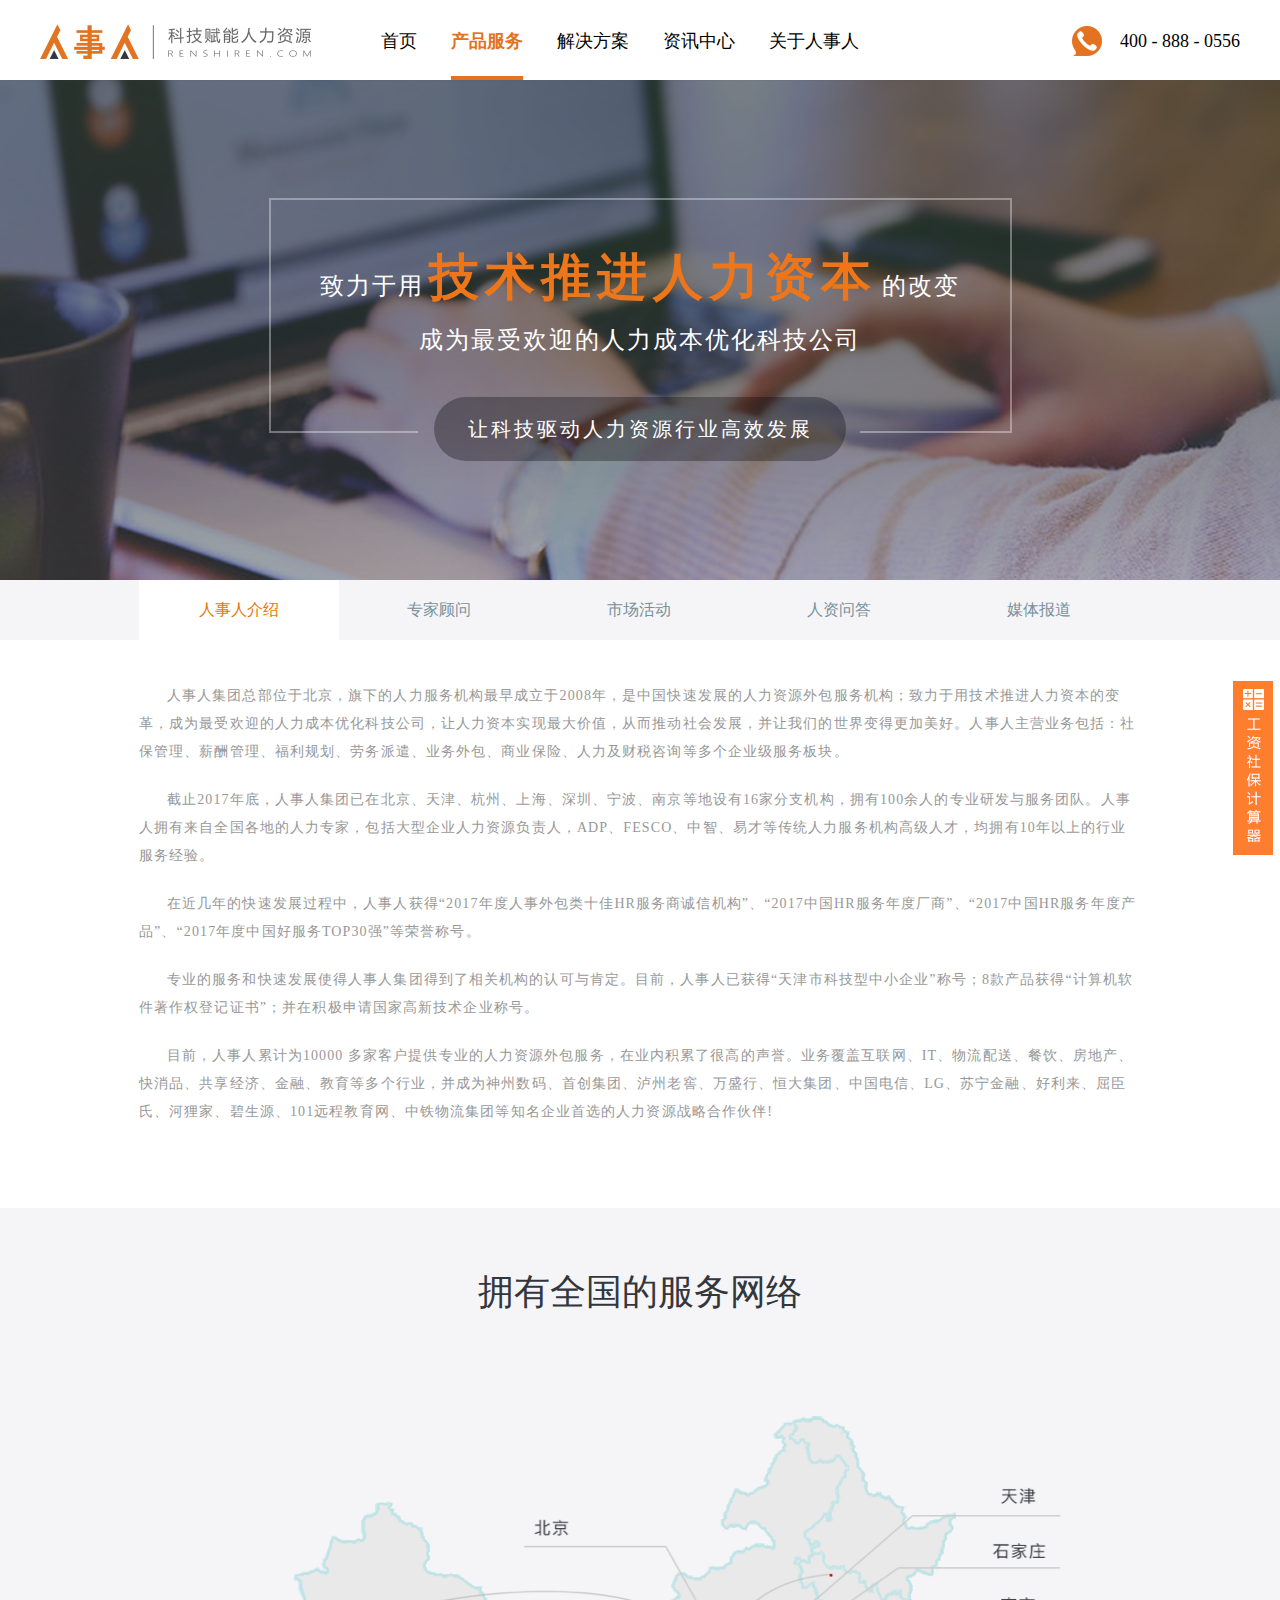
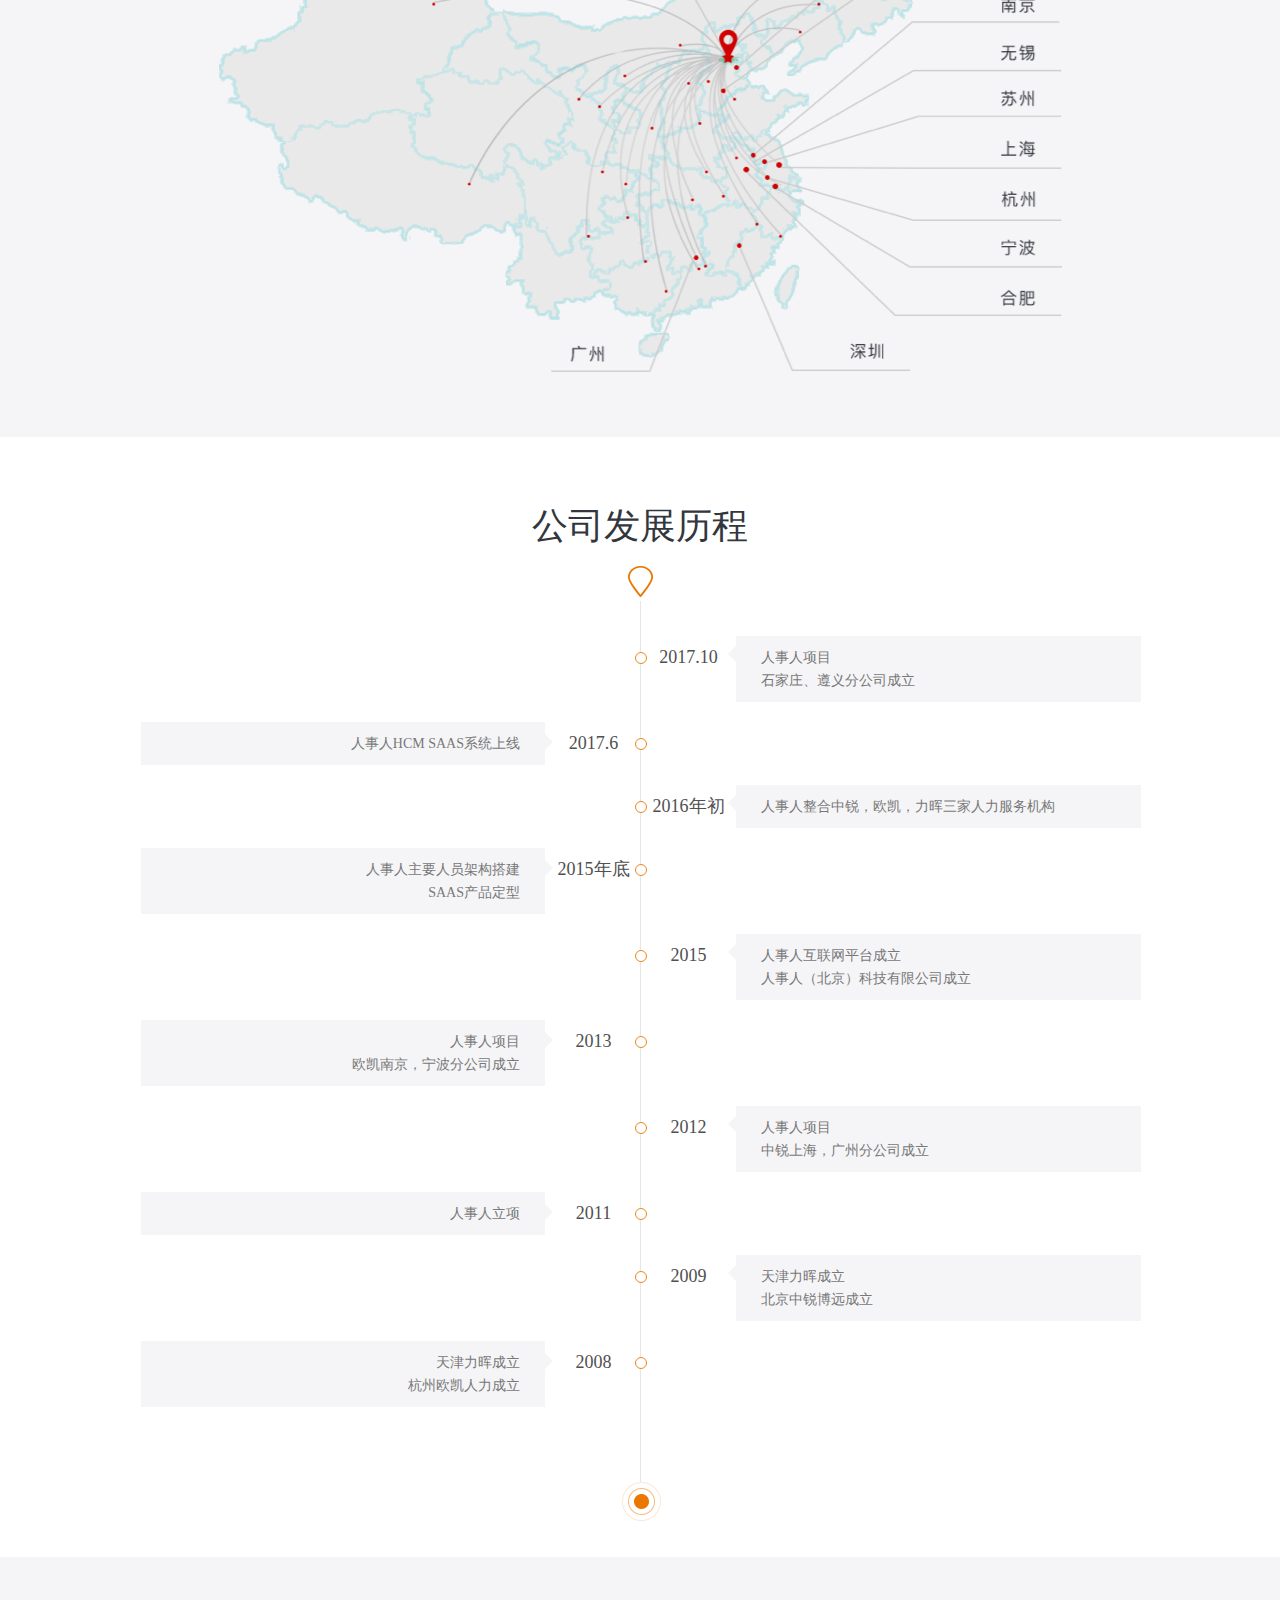
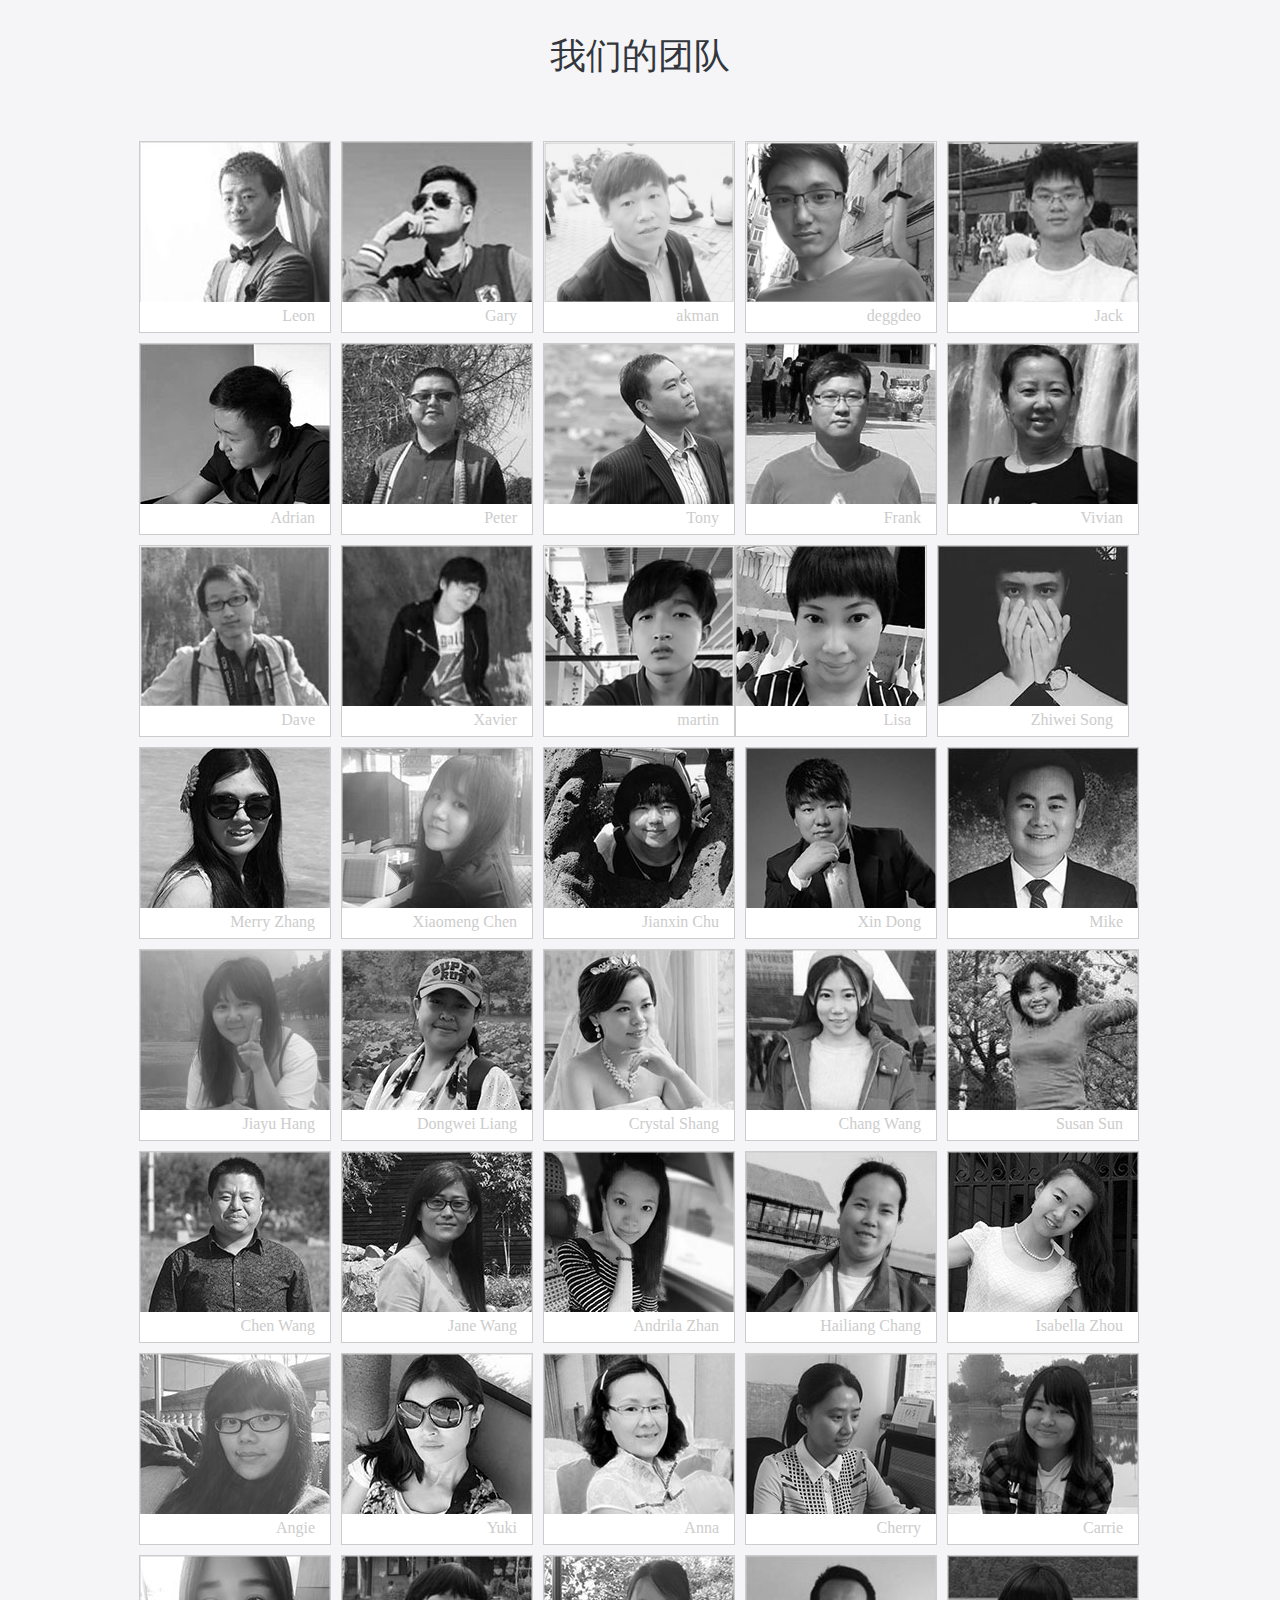
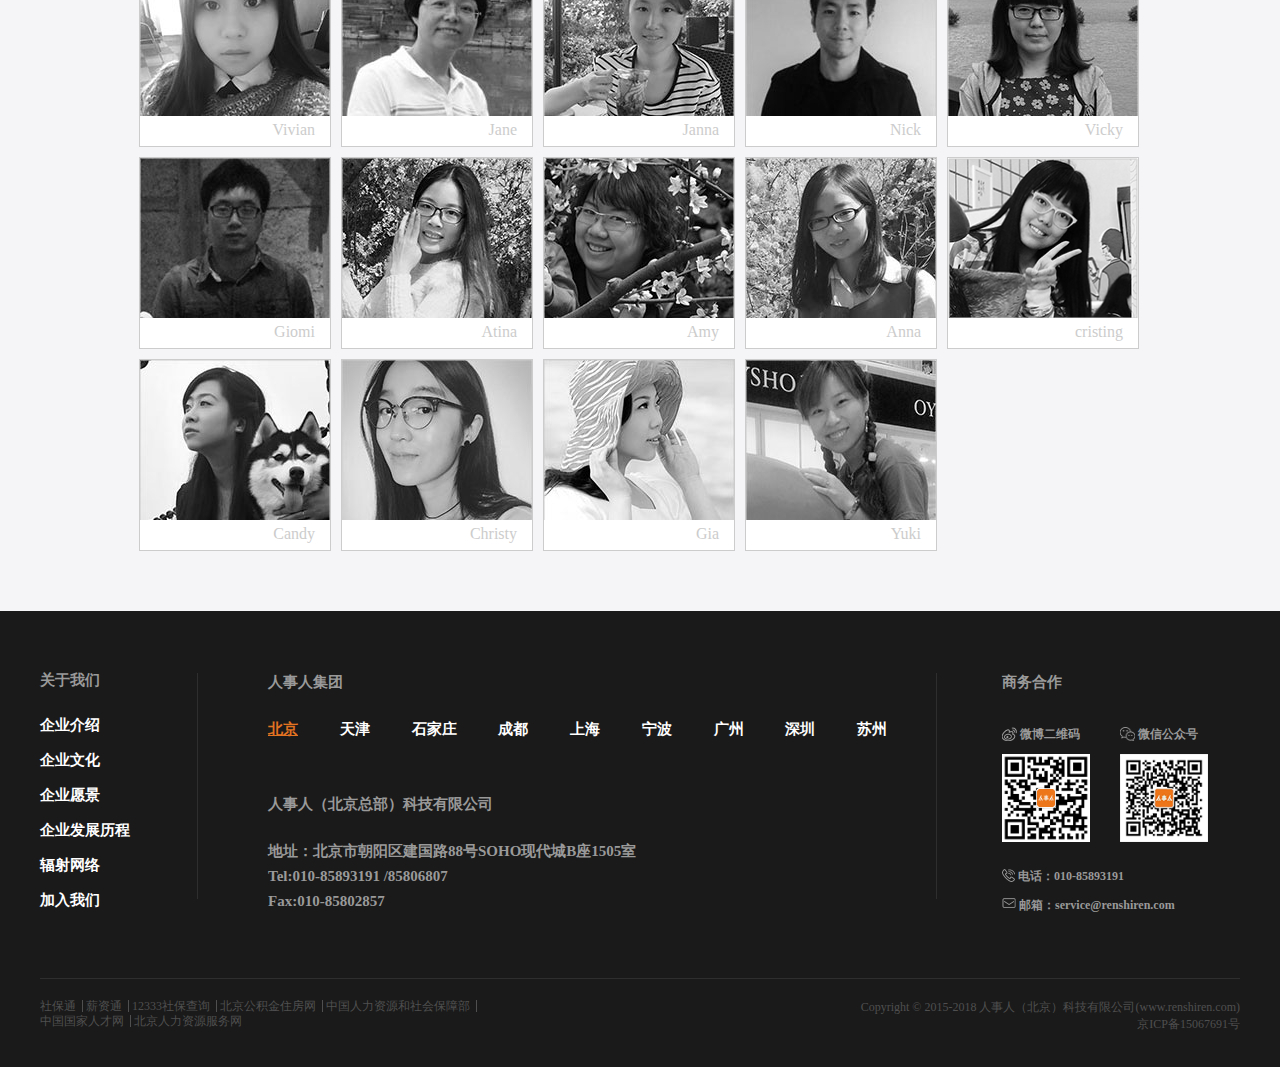
<file: renshiren-index/WebContent/rsr/about.html>
﻿<!DOCTYPE html>
<html> 
<head>
    <meta http-equiv="X-UA-Compatible" content="ie=edge">
    <meta http-equiv="X-UA-Compatible" content="IE=edge,chrome=1">
    <meta name="format-detection" content="telephone=no" />
    <meta charset="UTF-8">
    <link rel="icon" href="rsr_images/favicon.ico" type="image/x-icon" />
    <link rel="shortcut icon" href="rsr_images/favicon.ico" type="image/x-icon"/>
    <title>人事人_介绍</title>
    <meta name="keywords" content="代缴五险一金、薪酬管理、员工福利方案、BPO业务流程外包" />
    <meta name="description" content="人事人，人事服务SAAS云平台，服务热线：400-888-0556 。全方位为企业提供人力资源管理、社保服务、薪酬规划、BPO流程外包等多项业务，是企业值得信赖的好助手！">
    <link href="rsr_css/reset.min.css" rel="stylesheet" type="text/css">
    <link href="rsr_css/index.css" rel="stylesheet" type="text/css">
    <link href="rsr_css/about.css" rel="stylesheet" type="text/css">
</head>
<body>
<script src="rsr_js/tou.js"></script>
<div class="about_con">
    <div class="w1002 gy_con">
        <!--<p class="gy_top">做中国<em>领先</em>的<br/>人力成本优化解决方案+人力资源SAAS软件服务商</p>
        <p class="about_ms">致力于用科技推动中国人力资源管理的变革</p>-->
        <p class="yj-con">致力于用<em>技术推进人力资本</em>的改变<br/>成为最受欢迎的人力成本优化科技公司</p>
        <p class="sm-con">让科技驱动人力资源行业高效发展</p>
    </div>
</div>
<div class="sub_nav">
    <div class="w1002 sub_list">
        <a href="about.html" title="人事人介绍" class="on">人事人介绍</a>
        <a href="expert.html" title="专家顾问">专家顾问</a>
        <!--<a href="dev_course.html" title="发展历程">发展历程</a>-->
	    <a href="marketing_list.html" title="市场活动">市场活动</a>
        <a href="dynamic_list.html" title="人资问答">人资问答</a>
	    <a href="media_list.html" title="媒体报道">媒体报道</a>
    </div>
</div>
<div class="rsr_ms">
    <div class="w1002 rsr_con">
        <p>人事人集团总部位于北京，旗下的人力服务机构最早成立于2008年，是中国快速发展的人力资源外包服务机构；致力于用技术推进人力资本的变革，成为最受欢迎的人力成本优化科技公司，让人力资本实现最大价值，从而推动社会发展，并让我们的世界变得更加美好。人事人主营业务包括：社保管理、薪酬管理、福利规划、劳务派遣、业务外包、商业保险、人力及财税咨询等多个企业级服务板块。</p>
        <p>截止2017年底，人事人集团已在北京、天津、杭州、上海、深圳、宁波、南京等地设有16家分支机构，拥有100余人的专业研发与服务团队。人事人拥有来自全国各地的人力专家，包括大型企业人力资源负责人，ADP、FESCO、中智、易才等传统人力服务机构高级人才，均拥有10年以上的行业服务经验。</p>
        <p>在近几年的快速发展过程中，人事人获得“2017年度人事外包类十佳HR服务商诚信机构”、“2017中国HR服务年度厂商”、“2017中国HR服务年度产品”、“2017年度中国好服务TOP30强”等荣誉称号。</p>
        <p>专业的服务和快速发展使得人事人集团得到了相关机构的认可与肯定。目前，人事人已获得“天津市科技型中小企业”称号；8款产品获得“计算机软件著作权登记证书”；并在积极申请国家高新技术企业称号。</p>
        <p>目前，人事人累计为10000 多家客户提供专业的人力资源外包服务，在业内积累了很高的声誉。业务覆盖互联网、IT、物流配送、餐饮、房地产、快消品、共享经济、金融、教育等多个行业，并成为神州数码、首创集团、泸州老窖、万盛行、恒大集团、中国电信、LG、苏宁金融、好利来、屈臣氏、河狸家、碧生源、101远程教育网、中铁物流集团等知名企业首选的人力资源战略合作伙伴!</p>
        <p></p>
    </div>
</div>
<div class="service_net">
    <div class="w1002">
        <h2 class="net_tt">拥有全国的服务网络</h2>
        <div style="height:620px;background:url(rsr_images/maps-2.png) no-repeat center top; padding-bottom: 50px"></div>
        <!--<div class="map">
            <dl class="map_1">
                <dt>北京</dt>
                <dd>北京市朝阳区建国路88号SOHO现代城B座1605</dd>
            </dl>
            <dl class="map_2">
                <dt>广州</dt>
                <dd>广州市天河区河北路559号太平洋保险大厦2301 A16</dd>
            </dl>
            <dl class="map_3">
                <dt>天津</dt>
                <dd>天津市南开区长江道356号C92文创园J801</dd>
            </dl>
            <dl class="map_4">
                <dt>南京</dt>
                <dd>南京市建邺区庐山路158号嘉业国际城2幢1903</dd>
            </dl>
            <dl class="map_5">
                <dt>上海</dt>
                <dd>上海市闸北区恒通路360号一天下大厦19C10</dd>
            </dl>
            <dl class="map_6">
                <dt>杭州</dt>
                <dd>杭州市西湖区万塘路252号计量大厦11层1108-1112</dd>
            </dl>
            <dl class="map_7">
                <dt>宁波</dt>
                <dd>宁波市高新区江南路559号科技大厦4层406</dd>
            </dl>
            <dl class="map_8">
                <dt>石家庄</dt>
                <dd>河北省石家庄市长安区广安街15号官鲤公寓1号2号公寓式酒店1-1501</dd>
            </dl>
            <dl class="map_9">
                <dt>遵义</dt>
                <dd>贵州省遵义市经济开发区办公大楼二层2009</dd>
            </dl>
        </div>-->
    </div>
</div>
<div class="deveBox">
    <div class="history w1002 clear">
        <h2 class="net_tt">公司发展历程</h2>
        <div class="his_con clear">
            <i><img src="rsr_images/shebao_top.png" alt="公司发展历程"/></i>
            <dl class="list_year clear">
                <core></core>
                <dt>2017.10</dt>
                <dd>
                    <font class="dotes"></font>
                    <p>人事人项目</p>
                    <p>石家庄、遵义分公司成立</p>
                </dd>
            </dl>
            <dl class="list_year clear lcl_con">
                <core id="left_dote"></core>
                <dt class="lcl">2017.6</dt>
                <dd class="font_r">
                    <font  class="dotes_r"></font>
                    <p>人事人HCM SAAS系统上线</p>
                </dd>
            </dl>
            <dl class="list_year clear">
                <core></core>
                <dt>2016年初</dt>
                <dd>
                    <font class="dotes"></font>
                    <p>人事人整合中锐，欧凯，力晖三家人力服务机构</p>
                </dd>
            </dl>
            <dl class="list_year clear lcl_con">
                <core id="left_dote"></core>
                <dt class="lcl">2015年底</dt>
                <dd class="font_r">
                    <font  class="dotes_r"></font>
                    <p>人事人主要人员架构搭建</p>
                    <p>SAAS产品定型</p>
                </dd>
            </dl>
            <dl class="list_year clear">
                <core></core>
                <dt>2015</dt>
                <dd>
                    <font class="dotes"></font>
                    <p>人事人互联网平台成立</p>
                    <p>人事人（北京）科技有限公司成立</p>
                </dd>
            </dl>
            <dl class="list_year clear lcl_con">
                <core id="left_dote"></core>
                <dt class="lcl">2013</dt>
                <dd class="font_r">
                    <font  class="dotes_r"></font>
                    <p>人事人项目</p>
                    <p>欧凯南京，宁波分公司成立</p>
                </dd>
            </dl>
            <dl class="list_year clear">
                <core></core>
                <dt>2012</dt>
                <dd>
                    <font class="dotes"></font>
                    <p>人事人项目</p>
                    <p>中锐上海，广州分公司成立</p>
                </dd>
            </dl>
            <dl class="list_year clear lcl_con">
                <core id="left_dote"></core>
                <dt class="lcl">2011</dt>
                <dd class="font_r">
                    <font  class="dotes_r"></font>
                    <p>人事人立项</p>
                </dd>
            </dl>
            <dl class="list_year clear">
                <core></core>
                <dt>2009</dt>
                <dd>
                    <font class="dotes"></font>
                    <p>天津力晖成立</p>
                    <p>北京中锐博远成立</p>
                </dd>
            </dl>
            <dl class="list_year clear lcl_con">
                <core id="left_dote"></core>
                <dt class="lcl">2008</dt>
                <dd class="font_r">
                    <font  class="dotes_r"></font>
                    <p>天津力晖成立</p>
                    <p>杭州欧凯人力成立</p>
                </dd>
            </dl>
            <div class="clear"></div>
            <em><img src="rsr_images/shebao_bottom.png" alt="公司发展历程"/></em>
        </div>
    </div>
</div>
<div class="team_box">
    <div class="w1002 team">
        <h2>我们的团队</h2>
        <div class="guanyu">
            <ul class="clear">
                
                <li>
                    <a title="">
                        <span class="guan_tu"><img src="rsr_images/guanyu_16.jpg" width="190" height="161" class="xz1" alt="人事人企业团队" title="人事人企业团队"></span>
                        <span class="mingzi">Leon</span>
                        <span class="dui dui2" style="display: none;">
                          秉承匠人精神和情怀
                            <em></em>
                        </span>
                    </a>
                </li>
                <li>
                    <a title="">
                        <span class="guan_tu"><img src="rsr_images/guanyu_18.jpg" width="190" height="161" class="xz1" alt="人事人企业团队" title="人事人企业团队"></span>
                        <span class="mingzi">Gary</span>
                        <span class="dui" style="display: none;">
                          "人事人公司千秋万代，<br>一统江湖！"
                            <em></em>
                        </span>
                    </a>
                </li>
                <li>
                    <a title="">
                        <span class="guan_tu"><img src="rsr_images/guanyu_123.png" width="190" height="161" class="xz1" alt="人事人企业团队" title="人事人企业团队"></span>
                        <span class="mingzi">akman</span>
                        <span class="dui dui2" style="display: none;">
                      "知而不行等于不知"
                                <em></em>
                            </span>
                    </a>
                </li>
                <li>
                    <a title="">
                        <span class="guan_tu"><img src="rsr_images/guanyu_125.png" width="190" height="161" class="xz1" alt="人事人企业团队" title="人事人企业团队"></span>
                        <span class="mingzi">deggdeo</span>
                        <span class="dui dui2" style="display: none;">
                      		"厚德载物"
                                <em></em>
                            </span>
                    </a>
                </li>
                <li class="team_mar0">
                <a title="">
                    <span class="guan_tu"><img src="rsr_images/guanyu_26.jpg" width="190" height="161" class="xz1" alt="人事人企业团队" title="人事人企业团队"></span>
                    <span class="mingzi">Jack</span>
                    <span class="dui dui2" style="display: none;">
                          "勿忘初心，方得始终！"
                            <em></em>
                        </span>
                </a>
            </li>
            </ul>
            <ul class="clear">
                <li>
                    <a title="">
                        <span class="guan_tu"><img src="rsr_images/guanyu_28.jpg" width="190" height="161" class="xz1" alt="人事人企业团队" title="人事人企业团队"></span>
                        <span class="mingzi">Adrian</span>
                        <span class="dui dui2" style="display: none;">
                         "专注于创新,致力于服务！"
                            <em></em>
                        </span>
                    </a>
                </li>
                <li>
                    <a title="">
                        <span class="guan_tu"><img src="rsr_images/guanyu_29.jpg" width="190" height="161" class="xz1" alt="人事人企业团队" title="人事人企业团队"></span>
                        <span class="mingzi">Peter</span>
                        <span class="dui dui2" style="display: none;">
                        "以人为本用心服务中外客户！"
                            <em></em>
                        </span>
                    </a>
                </li>
                <li>
                    <a title="">
                        <span class="guan_tu"><img src="rsr_images/guanyu_30.jpg" width="190" height="161" class="xz1" alt="人事人企业团队" title="人事人企业团队"></span>
                        <span class="mingzi">Tony</span>
                        <span class="dui" style="display: none;">
                       "用心创造，用心改变，<br>梦想就在前面！"
                            <em></em>
                        </span>
                    </a>
                </li>
                <li>
                    <a title="">
                        <span class="guan_tu"><img src="rsr_images/guanyu_31.jpg" width="190" height="161" class="xz1" alt="人事人企业团队" title="人事人企业团队"></span>
                        <span class="mingzi">Frank</span>
                        <span class="dui" style="display: none;">
                       "有梦想，<br>人生才会更加精彩！"
                            <em></em>
                        </span>
                    </a>
                </li>
                <li>
                    <a title="">
                        <span class="guan_tu"><img src="rsr_images/guanyu_118.jpg" width="190" height="161" class="xz1" alt="人事人企业团队" title="人事人企业团队"></span>
                        <span class="mingzi">Vivian</span>
                        <span class="dui" style="display: none;">
                     "日日行，不怕万千里；<br>常常做，不怕万千事！"
                                <em></em>
                            </span>
                    </a>
                </li>
            </ul>
            <ul class="clear">
                <li>
                    <a title="">
                        <span class="guan_tu"><img src="rsr_images/guanyu_38.png" width="190" height="161" class="xz1" alt="人事人企业团队" title="人事人企业团队"></span>
                        <span class="mingzi">Dave</span>
                        <span class="dui dui2" style="display: none;">
                       "路在脚下"
                            <em></em>
                        </span>
                    </a>
                </li>
                <li>
                    <a title="">
                        <span class="guan_tu"><img src="rsr_images/guanyu_39.jpg" width="190" height="161" class="xz1" alt="人事人企业团队" title="人事人企业团队"></span>
                        <span class="mingzi">Xavier</span>
                        <span class="dui" style="display: none;">
                       "既然琴瑟起，<br>何以笙箫默！"
                            <em></em>
                        </span>
                    </a>
                </li>
                <li class="team_mar0">
                    <a title="">
                        <span class="guan_tu"><img src="rsr_images/guanyu_47x.png" width="190" height="161" class="xz1" alt="人事人企业团队" title="人事人企业团队"></span>
                        <span class="mingzi">martin</span>
                        <span class="dui" style="display: none;">
                       "以信为本"
                            <em></em>
                        </span>
                    </a>
                </li>
                <li>
                    <a title="">
                        <span class="guan_tu"><img src="rsr_images/guanyu_48.jpg" width="190" height="161" class="xz1" alt="人事人企业团队" title="人事人企业团队"></span>
                        <span class="mingzi">Lisa</span>
                        <span class="dui dui2" style="display: none;">
                       "因为感恩，所以幸福！"
                            <em></em>
                        </span>
                    </a>
                </li>
                <li>
                    <a title="">
                        <span class="guan_tu"><img src="rsr_images/guanyu_121.jpg" width="190" height="161" class="xz1" alt="人事人企业团队" title="人事人企业团队"></span>
                        <span class="mingzi">Zhiwei Song</span>
                        <span class="dui" style="display: none;">
                      "没有梦想的人生，<br>心灵是干枯的！"
                                <em></em>
                            </span>
                    </a>
                </li>
            </ul>
            <ul class="clear">

                <li>
                    <a title="">
                        <span class="guan_tu"><img src="rsr_images/guanyu_49.jpg" width="190" height="161" class="xz1" alt="人事人企业团队" title="人事人企业团队"></span>
                        <span class="mingzi">Merry Zhang</span>
                        <span class="dui dui2" style="display: none;">
                       "己所不欲，勿施于人！"
                            <em></em>
                        </span>
                    </a>
                </li>
                <li>
                    <a title="">
                        <span class="guan_tu"><img src="rsr_images/guanyu_51.jpg" width="190" height="161" class="xz1" alt="人事人企业团队" title="人事人企业团队"></span>
                        <span class="mingzi">Xiaomeng Chen</span>
                        <span class="dui dui2" style="display: none;">
                      "自己的饭量自己知道！"
                            <em></em>
                        </span>
                    </a>
                </li>
                <li>
                    <a title="">
                        <span class="guan_tu"><img src="rsr_images/guanyu_57.jpg" width="190" height="161" class="xz1" alt="人事人企业团队" title="人事人企业团队"></span>
                        <span class="mingzi">Jianxin Chu</span>
                        <span class="dui dui2" style="display: none;">
                      "想到和得到，中间还有两个<br>字，就是做到！"
                            <em></em>
                        </span>
                    </a>
                </li>
                <li>
                    <a title="">
                        <span class="guan_tu"><img src="rsr_images/guanyu_58.jpg" width="190" height="161" class="xz1" alt="人事人企业团队" title="人事人企业团队"></span>
                        <span class="mingzi">Xin Dong</span>
                        <span class="dui dui2" style="display: none;">
                      "言必行，行必果！"
                            <em></em>
                        </span>
                    </a>
                </li>
                <li class="team_mar0">
                    <a title="">
                        <span class="guan_tu"><img src="rsr_images/guanyu_111.jpg" width="190" height="161" class="xz1" alt="人事人企业团队" title="人事人企业团队"></span>
                        <span class="mingzi">Mike</span>
                        <span class="dui" style="display: none;">
                      "地势坤，<br>君子以厚德载物！"
                                <em></em>
                            </span>
                    </a>
                </li>
            </ul>
            <ul class="clear">

                <li>
                    <a title="">
                        <span class="guan_tu"><img src="rsr_images/guanyu_59.jpg" width="190" height="161" class="xz1" alt="人事人企业团队" title="人事人企业团队"></span>
                        <span class="mingzi">Jiayu Hang</span>
                        <span class="dui" style="display: none;">
                      "人最大的缺点就是记性<br>太好！"
                            <em></em>
                        </span>
                    </a>
                </li>
                <li>
                    <a title="">
                        <span class="guan_tu"><img src="rsr_images/guanyu_60.jpg" width="190" height="161" class="xz1" alt="人事人企业团队" title="人事人企业团队"></span>
                        <span class="mingzi">Dongwei Liang</span>
                        <span class="dui dui2" style="display: none;">
                      "生命不息，奋斗不止！"
                            <em></em>
                        </span>
                    </a>
                </li>
                <li>
                    <a title="">
                        <span class="guan_tu"><img src="rsr_images/guanyu_61.jpg" width="190" height="161" class="xz1" alt="人事人企业团队" title="人事人企业团队"></span>
                        <span class="mingzi">Crystal Shang</span>
                        <span class="dui dui2" style="display: none;">
                      "幸福其实很简单……"
                            <em></em>
                        </span>
                    </a>
                </li>
                <li>
                    <a title="">
                        <span class="guan_tu"><img src="rsr_images/guanyu_68.jpg" width="190" height="161" class="xz1" alt="人事人企业团队" title="人事人企业团队"></span>
                        <span class="mingzi">Chang Wang</span>
                        <span class="dui" style="display: none;">
                      "最具挑战性的挑战莫<br>过于提升自己！"
                            <em></em>
                        </span>
                    </a>
                </li>
                <li class="team_mar0">
                    <a title="">
                        <span class="guan_tu"><img src="rsr_images/guanyu_67.jpg" width="190" height="161" class="xz1" alt="人事人企业团队" title="人事人企业团队"></span>
                        <span class="mingzi">Susan Sun</span>
                        <span class="dui" style="display: none;">
                      "人生只有必然，<br>没有偶然！"
                            <em></em>
                        </span>
                    </a>
                </li>

            </ul>
            <ul class="clear">

                <li>
                    <a title="">
                        <span class="guan_tu"><img src="rsr_images/guanyu_69.jpg" width="190" height="161" class="xz1" alt="人事人企业团队" title="人事人企业团队"></span>
                        <span class="mingzi">Chen Wang</span>
                        <span class="dui dui2" style="display: none;">
                        "态度决定高度！"
                            <em></em>
                        </span>
                    </a>
                </li>
                <li>
                    <a title="">
                        <span class="guan_tu"><img src="rsr_images/guanyu_70.jpg" width="190" height="161" class="xz1" alt="人事人企业团队" title="人事人企业团队"></span>
                        <span class="mingzi">Jane Wang</span>
                        <span class="dui" style="display: none;">
                        "方向对了，<br>剩下的就是坚持！"
                            <em></em>
                        </span>
                    </a>
                </li>
                <li>
                    <a title="">
                        <span class="guan_tu"><img src="rsr_images/guanyu_71.jpg" width="190" height="161" class="xz1" alt="人事人企业团队" title="人事人企业团队"></span>
                        <span class="mingzi">Andrila Zhan</span>
                        <span class="dui dui2" style="display: none;">
                       "越努力，越幸运！"
                            <em></em>
                        </span>
                    </a>
                </li>
                <li>
                    <a title="">
                        <span class="guan_tu"><img src="rsr_images/guanyu_78.jpg" width="190" height="161" class="xz1" alt="人事人企业团队" title="人事人企业团队"></span>
                        <span class="mingzi">Hailiang Chang</span>
                        <span class="dui dui2" style="display: none;">
                       " 勤劳远比黄金可贵！"
                            <em></em>
                        </span>
                    </a>
                </li>
                <li class="team_mar0">
                    <a title="">
                        <span class="guan_tu"><img src="rsr_images/guanyu_77.jpg" width="190" height="161" class="xz1" alt="人事人企业团队" title="人事人企业团队"></span>
                        <span class="mingzi">Isabella Zhou</span>
                        <span class="dui dui2" style="display: none;">
                       "不在能知，乃在能行！"
                            <em></em>
                        </span>
                    </a>
                </li>

            </ul>
            <ul class="clear">

                <li>
                    <a title="">
                        <span class="guan_tu"><img src="rsr_images/guanyu_79.jpg" width="190" height="161" class="xz1" alt="人事人企业团队" title="人事人企业团队"></span>
                        <span class="mingzi">Angie</span>
                        <span class="dui dui2" style="display: none;">
                           "需求万变，服务不变！"
                                <em></em>
                            </span>
                    </a>
                </li>
                <li>
                    <a title="">
                        <span class="guan_tu"><img src="rsr_images/guanyu_80.jpg" width="190" height="161" class="xz1" alt="人事人企业团队" title="人事人企业团队"></span>
                        <span class="mingzi">Yuki</span>
                        <span class="dui dui2" style="display: none;">
                           专业的人做专业的事！"
                                <em></em>
                            </span>
                    </a>
                </li>
                <li>
                    <a title="">
                        <span class="guan_tu"><img src="rsr_images/guanyu_81.jpg" width="190" height="161" class="xz1" alt="人事人企业团队" title="人事人企业团队"></span>
                        <span class="mingzi">Anna</span>
                        <span class="dui" style="display: none;">
                           "用爱心来做事，<br>用感恩的心做人！"
                                <em></em>
                            </span>
                    </a>
                </li>
                <li>
                    <a title="">
                        <span class="guan_tu"><img src="rsr_images/guanyu_88.jpg" width="190" height="161" class="xz1" alt="人事人企业团队" title="人事人企业团队"></span>
                        <span class="mingzi">Cherry</span>
                        <span class="dui dui2" style="display: none;">
                           "用心做事，把事做好！"
                                <em></em>
                            </span>
                    </a>
                </li>
                <li class="team_mar0">
                    <a title="">
                        <span class="guan_tu"><img src="rsr_images/guanyu_87.jpg" width="190" height="161" class="xz1" alt="人事人企业团队" title="人事人企业团队"></span>
                        <span class="mingzi">Carrie</span>
                        <span class="dui dui2" style="display: none;">
                           "己所不欲，勿施于人！"
                                <em></em>
                            </span>
                    </a>
                </li>

            </ul>
            <ul class="clear">

                <li>
                    <a title="">
                        <span class="guan_tu"><img src="rsr_images/guanyu_89.jpg" width="190" height="161" class="xz1" alt="人事人企业团队" title="人事人企业团队"></span>
                        <span class="mingzi">Vivian</span>
                        <span class="dui dui2" style="display: none;">
                          "业精于勤，荒于嬉！"
                                <em></em>
                            </span>
                    </a>
                </li>
                <li>
                <a title="">
                    <span class="guan_tu"><img src="rsr_images/guanyu_90.jpg" width="190" height="161" class="xz1" alt="人事人企业团队" title="人事人企业团队"></span>
                    <span class="mingzi">Jane</span>
                    <span class="dui" style="display: none;">
                          "服务只有起点，<br>满意没有终点！"
                                <em></em>
                            </span>
                </a>
            </li>
                <li>
                <a title="">
                    <span class="guan_tu"><img src="rsr_images/guanyu_91.jpg" width="190" height="161" class="xz1" alt="人事人企业团队" title="人事人企业团队"></span>
                    <span class="mingzi">Janna</span>
                    <span class="dui" style="display: none;">
                         "天行健，<br>君子以自强不息！"
                                <em></em>
                            </span>
                </a>
            </li>
                <li>
                    <a title="">
                        <span class="guan_tu"><img src="rsr_images/guanyu_97.jpg" width="190" height="161" class="xz1" alt="人事人企业团队" title="人事人企业团队"></span>
                        <span class="mingzi">Nick</span>
                        <span class="dui" style="display: none;">
                         "细节源于态度，<br>细节体现素质！"
                                <em></em>
                            </span>
                    </a>
                </li>
                <li>
                    <a title="">
                        <span class="guan_tu"><img src="rsr_images/guanyu_98.jpg" width="190" height="161" class="xz1" alt="人事人企业团队" title="人事人企业团队"></span>
                        <span class="mingzi">Vicky</span>
                        <span class="dui dui2" style="display: none;">
                        "前事不忘后事之师 ！"
                                <em></em>
                            </span>
                    </a>
                </li>
                <li>
                    <a title="">
                        <span class="guan_tu"><img src="rsr_images/guanyu_99.jpg" width="190" height="161" class="xz1" alt="人事人企业团队" title="人事人企业团队"></span>
                        <span class="mingzi">Giomi</span>
                        <span class="dui dui2" style="display: none;">
                       "service is all！"
                                <em></em>
                            </span>
                    </a>
                </li>
                <li>
                    <a title="">
                        <span class="guan_tu"><img src="rsr_images/guanyu_100.jpg" width="190" height="161" class="xz1" alt="人事人企业团队" title="人事人企业团队"></span>
                        <span class="mingzi">Atina</span>
                        <span class="dui" style="display: none;">
                      "态度决定一切，<br>实力捍卫尊严！"
                                <em></em>
                            </span>
                    </a>
                </li>
                <li >
                    <a title="">
                        <span class="guan_tu"><img src="rsr_images/guanyu_101.jpg" width="190" height="161" class="xz1" alt="人事人企业团队" title="人事人企业团队"></span>
                        <span class="mingzi">Amy</span>
                        <span class="dui" style="display: none;">
                      "成功源于专业，<br>成就源于敬业！"
                                <em></em>
                            </span>
                    </a>
                </li>
                <li>
                    <a title="">
                        <span class="guan_tu"><img src="rsr_images/guanyu_107.jpg" width="190" height="161" class="xz1" alt="人事人企业团队" title="人事人企业团队"></span>
                        <span class="mingzi">Anna</span>
                        <span class="dui" style="display: none;">
                      "锲而舍之，朽木不折；<br>锲而不舍，金石可镂！"
                                <em></em>
                            </span>
                    </a>
                </li>
                <li>
                    <a title="">
                        <span class="guan_tu"><img src="rsr_images/guanyu_122.png" width="190" height="161" class="xz1" alt="人事人企业团队" title="人事人企业团队"></span>
                        <span class="mingzi">cristing</span>
                        <span class="dui" style="display: none;">
                      "时光不回头，<br/>当下最重要"
                                <em></em>
                            </span>
                    </a>
                </li>
            </ul>
            <ul class="clear">

                <li>
                    <a title="">
                        <span class="guan_tu"><img src="rsr_images/guanyu_108.jpg" width="190" height="161" class="xz1" alt="人事人企业团队" title="人事人企业团队"></span>
                        <span class="mingzi">Candy</span>
                        <span class="dui" style="display: none;">
                      "远处的是风景，<br>近处的才是人生！"
                                <em></em>
                            </span>
                    </a>
                </li>
                <li>
                    <a title="">
                        <span class="guan_tu"><img src="rsr_images/guanyu_109.jpg" width="190" height="161" class="xz1" alt="人事人企业团队" title="人事人企业团队"></span>
                        <span class="mingzi">Christy</span>
                        <span class="dui" style="display: none;">
                      "人之所以能，<br>是因为相信能！"
                                <em></em>
                            </span>
                    </a>
                </li>
                <li>
                    <a title="">
                        <span class="guan_tu"><img src="rsr_images/guanyu_110.jpg" width="190" height="161" class="xz1" alt="人事人企业团队" title="人事人企业团队"></span>
                        <span class="mingzi">Gia</span>
                        <span class="dui" style="display: none;">
                      "只有登上山顶，<br>才能看到那边的风光！"
                                <em></em>
                            </span>
                    </a>
                </li>
                <li>
                    <a title="">
                        <span class="guan_tu"><img src="rsr_images/guanyu_119.jpg" width="190" height="161" class="xz1" alt="人事人企业团队" title="人事人企业团队"></span>
                        <span class="mingzi">Yuki</span>
                        <span class="dui" style="display: none;">
                      "不要等待机会，<br>而要创造机会！"
                                <em></em>
                            </span>
                    </a>
                </li>
            </ul>
            <div class="clear"></div>
        </div>
    </div>
</div>
<!--footer-->
<script src="rsr_js/jiao.js"></script>
<script type="text/javascript" src="rsr_js/jquery-1.11.3.min.js"></script>
<script type="text/javascript" src="rsr_js/jquery.SuperSlide.2.1.1.js"></script>
<script type="text/javascript" src="rsr_js/public.js"></script>
<script type="text/javascript" src="rsr_js/about_nav.js"></script>
<script type="text/javascript">
    jQuery(".nav_con").slide({ type:"menu",  titCell:".m", targetCell:".nav_son", effect:"slideDown",delayTime:300, triggerTime:0,});
    /*团队*/
    $(".guanyu li a").hover(function(){
            $(this).find(".dui").slideDown();
            $(this).find("em").slideDown();
        },
        function(){
            $(this).find(".dui").slideUp();
            $(this).find("em").slideUp();

        }
    )
</script>
</body>
</html>
</file>
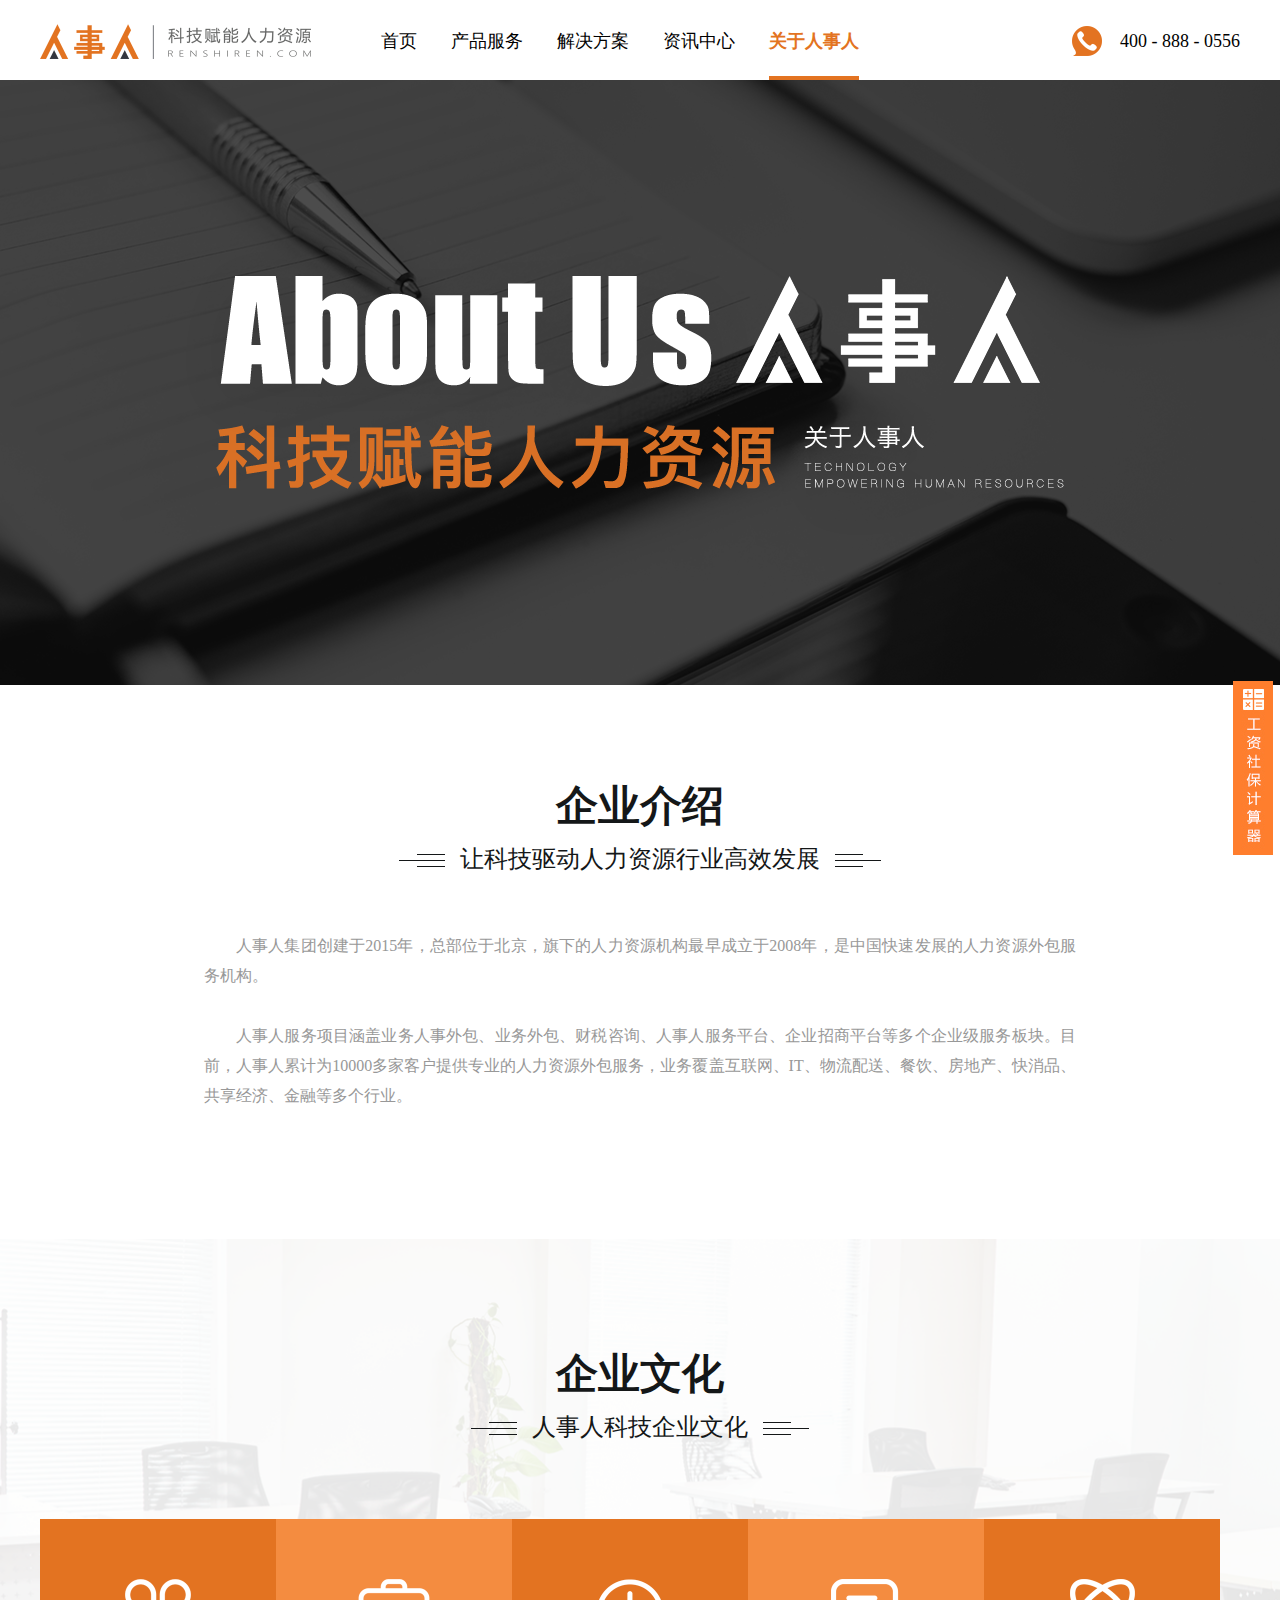
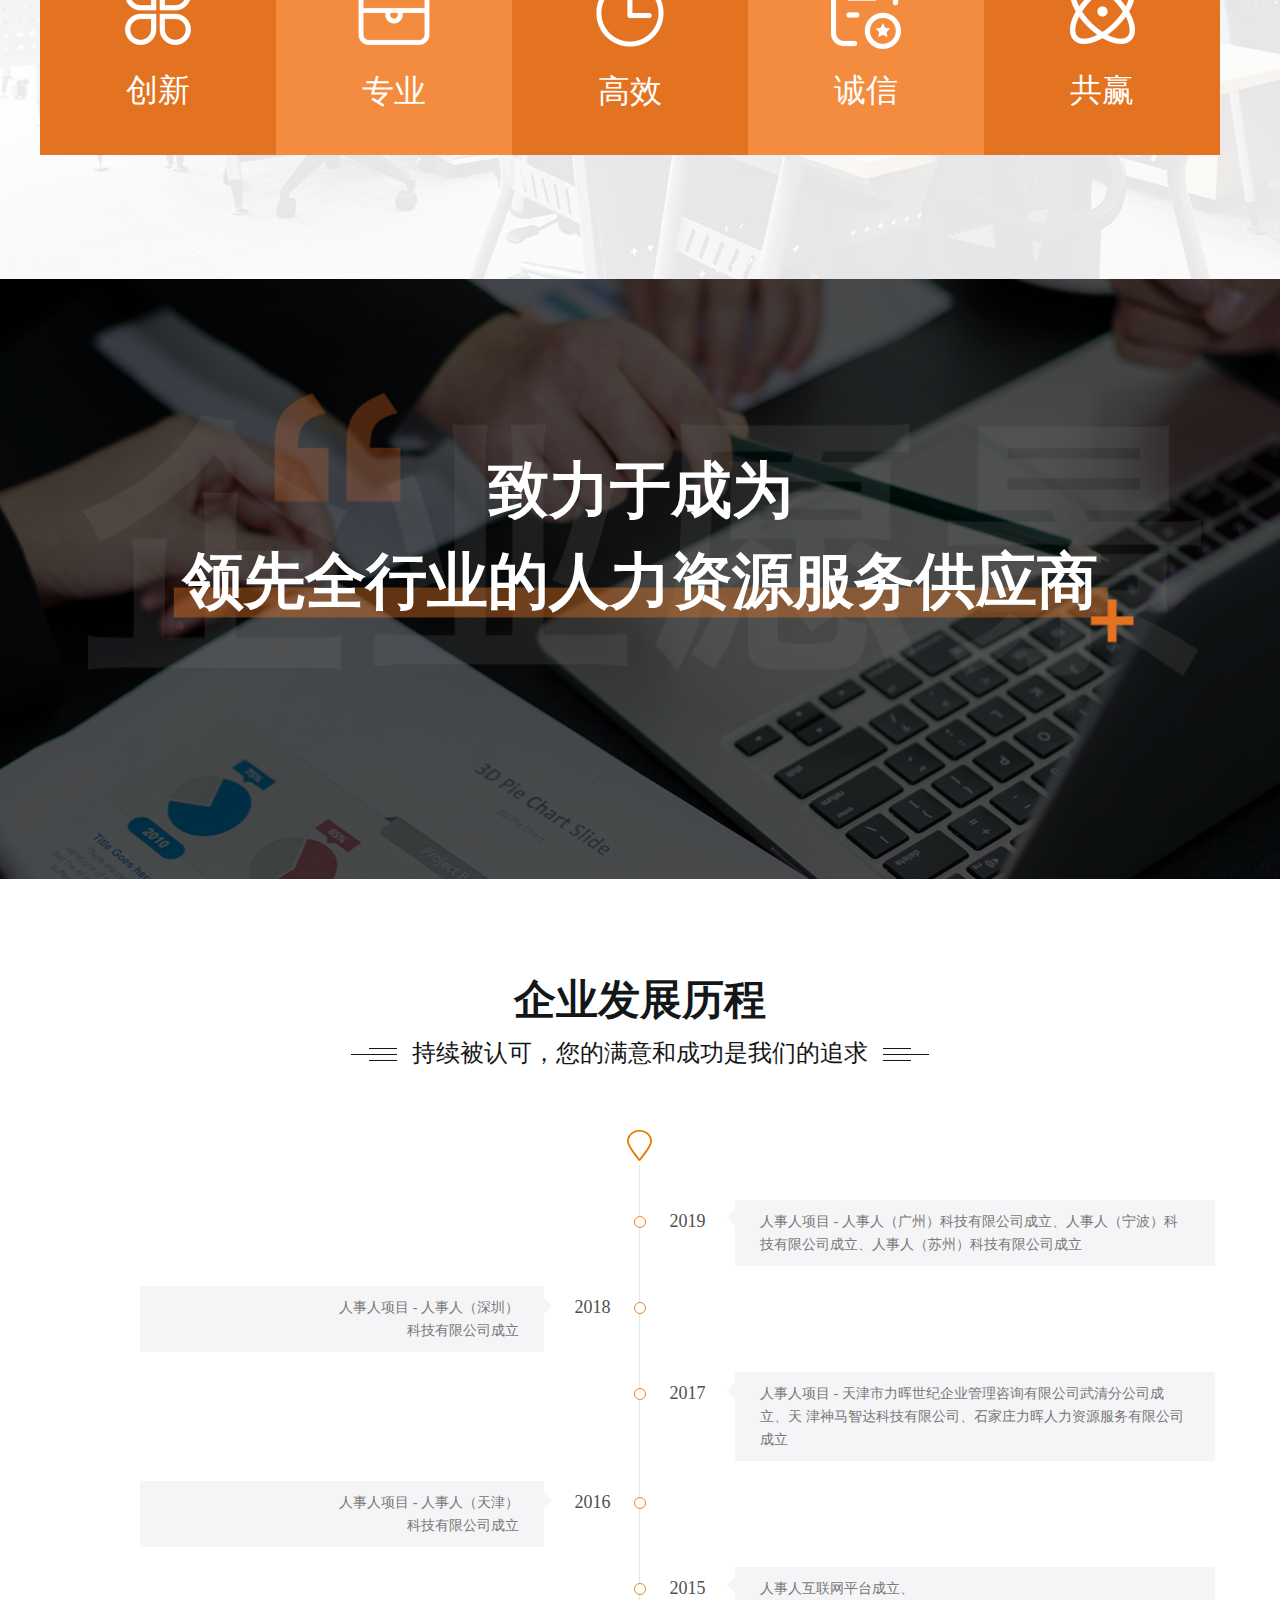
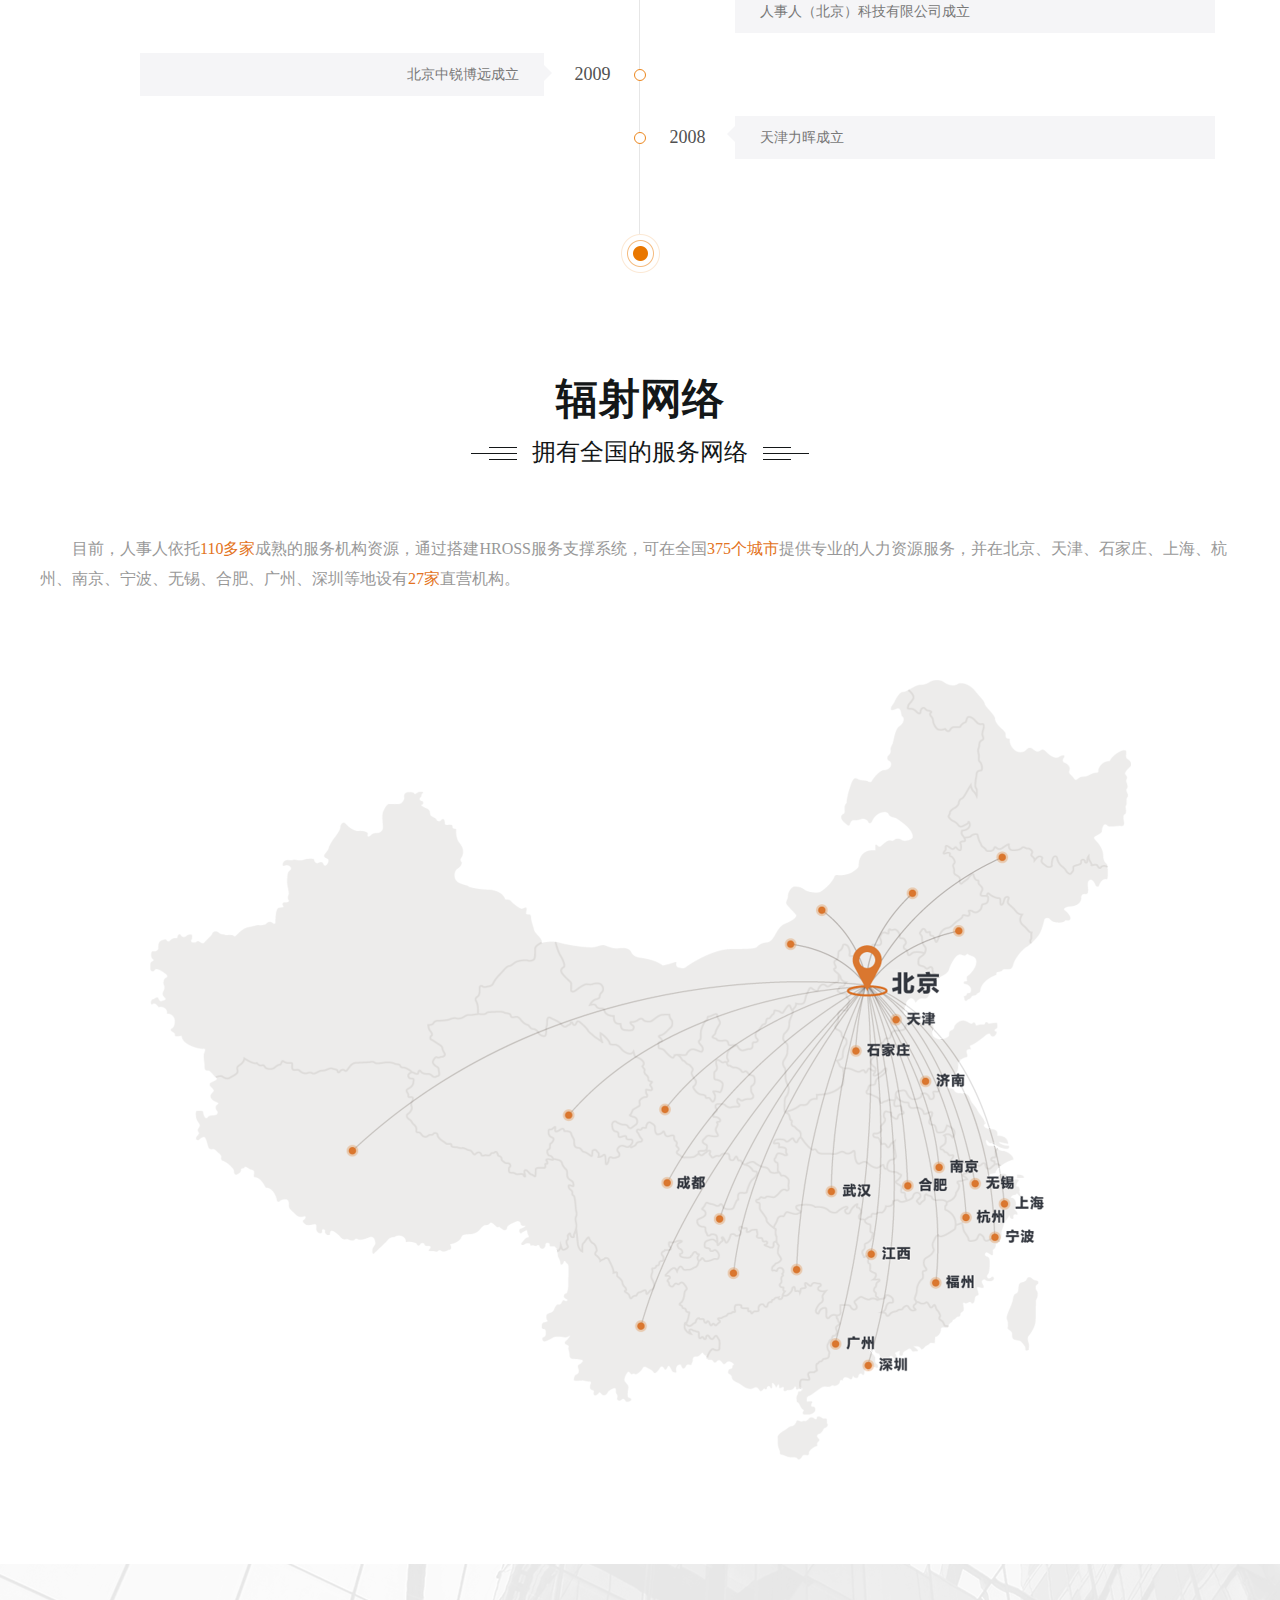
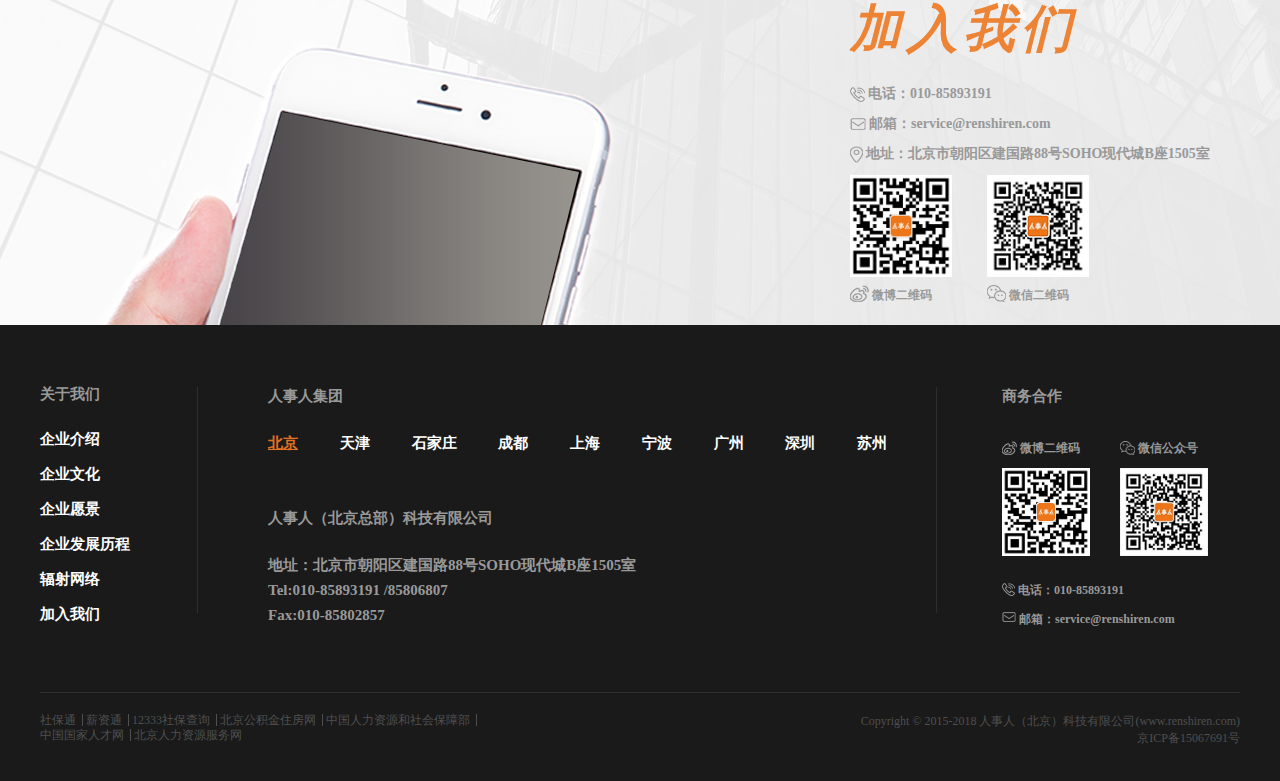
<file: renshiren-index/WebContent/rsr/about_us.html>
<!DOCTYPE html>
<html>
<head>
    <meta http-equiv="X-UA-Compatible" content="ie=edge">
    <meta http-equiv="X-UA-Compatible" content="IE=edge,chrome=1">
    <meta name="format-detection" content="telephone=no" />
    <meta charset="UTF-8">
    <link rel="icon" href="rsr_images/favicon.ico" type="image/x-icon" />
    <link rel="shortcut icon" href="rsr_images/favicon.ico" type="image/x-icon"/>
    <title></title>
    <meta name="keywords" content="" />
    <meta name="description" content="">
    <link href="rsr_css/reset.min.css" rel="stylesheet" type="text/css">
    <link href="rsr_css/index.css" rel="stylesheet" type="text/css">
    <link href="rsr_css/about_us.css" rel="stylesheet" type="text/css">
</head>
<body>
<script src="rsr_js/tou.js"></script>

<div class="n_product-banner"></div>

<div class="n_s-product-info" id="info">
  <div class="w1200">
    <div class="n_common-title_wrap">
      <div class="n_common-title">企业介绍</div>
      <div class="n_common-subtitle">让科技驱动人力资源行业高效发展</div>
    </div>
    <div class="n_s-product-info-txt">
      <div class="n_s-product-info-txt-p">人事人集团创建于2015年，总部位于北京，旗下的人力资源机构最早成立于2008年，是中国快速发展的人力资源外包服务机构。</div>
      <div class="n_s-product-info-txt-p">人事人服务项目涵盖业务人事外包、业务外包、财税咨询、人事人服务平台、企业招商平台等多个企业级服务板块。目前，人事人累计为10000多家客户提供专业的人力资源外包服务，业务覆盖互联网、IT、物流配送、餐饮、房地产、快消品、共享经济、金融等多个行业。</div>
    </div>
  </div>
</div>

<!-- 企业文化 -->
<div class="n_about-1" id="cultrue">
  <div class="w1200">
    <div class="n_common-title_wrap">
      <div class="n_common-title">企业文化</div>
      <div class="n_common-subtitle">人事人科技企业文化</div>
    </div>
    <div class="n_about-1_pannel clear">
      <div class="n_about-1_item">
        <img class="n_about-1_item-pic pic1" src="./rsr_images/icon/n_about-p1-1.png"/>
        <div class="n_about-1_item-txt">创新</div>
      </div>
      <div class="n_about-1_item">
        <img class="n_about-1_item-pic pic2" src="./rsr_images/icon/n_about-p1-2.png"/>
        <div class="n_about-1_item-txt">专业</div>
      </div>
      <div class="n_about-1_item">
        <img class="n_about-1_item-pic pic3" src="./rsr_images/icon/n_about-p1-3.png"/>
        <div class="n_about-1_item-txt">高效</div>
      </div>
      <div class="n_about-1_item">
        <img class="n_about-1_item-pic pic4" src="./rsr_images/icon/n_about-p1-4.png"/>
        <div class="n_about-1_item-txt">诚信</div>
      </div>
      <div class="n_about-1_item">
        <img class="n_about-1_item-pic pic5" src="./rsr_images/icon/n_about-p1-5.png"/>
        <div class="n_about-1_item-txt">共赢</div>
      </div>
    </div>
  </div>
</div>

<div class="n_about-2" id="dream">
  <div class="w1200">
    <div class="n_about-2-txt">致力于成为<br />领先全行业的人力资源服务供应商</div>
  </div>
</div>

<!-- 企业的发展历程 -->
<div class="n_about-3" id="process">
  <div class="w1200">
    <div class="n_common-title_wrap">
      <div class="n_common-title">企业发展历程</div>
      <div class="n_common-subtitle">持续被认可，您的满意和成功是我们的追求</div>
    </div>
    <div class="clear">
      <div class="his_con clear">
          <i><img src="rsr_images/shebao_top.png" alt="公司发展历程"/></i>
          <dl class="list_year clear">
              <core></core>
              <dt>2019</dt>
              <dd>
                  <font class="dotes"></font>
                  <p>人事人项目 - 人事人（广州）科技有限公司成立、人事人（宁波）科技有限公司成立、人事人（苏州）科技有限公司成立</p>
              </dd>
          </dl>
          <dl class="list_year clear lcl_con">
              <core id="left_dote"></core>
              <dt class="lcl">2018</dt>
              <dd class="font_r">
                  <font  class="dotes_r"></font>
                  <p>人事人项目 - 人事人（深圳）</p>
                  <p>科技有限公司成立</p>
              </dd>
          </dl>
          <dl class="list_year clear">
              <core></core>
              <dt>2017</dt>
              <dd>
                  <font class="dotes"></font>
                  <p>人事人项目 - 天津市力晖世纪企业管理咨询有限公司武清分公司成立、天 津神马智达科技有限公司、石家庄力晖人力资源服务有限公司成立</p>
              </dd>
          </dl>
          <dl class="list_year clear lcl_con">
              <core id="left_dote"></core>
              <dt class="lcl">2016</dt>
              <dd class="font_r">
                  <font  class="dotes_r"></font>
                  <p>人事人项目 - 人事人（天津）</p>
                  <p>科技有限公司成立</p>
              </dd>
          </dl>
          <dl class="list_year clear">
              <core></core>
              <dt>2015</dt>
              <dd>
                  <font class="dotes"></font>
                  <p>人事人互联网平台成立、</p>
                  <p>人事人（北京）科技有限公司成立</p>
              </dd>
          </dl>
          <dl class="list_year clear lcl_con">
              <core id="left_dote"></core>
              <dt class="lcl">2009</dt>
              <dd class="font_r">
                  <font  class="dotes_r"></font>
                  <p>北京中锐博远成立</p>
              </dd>
          </dl>
          <dl class="list_year clear">
              <core></core>
              <dt>2008</dt>
              <dd>
                  <font class="dotes"></font>
                  <p>天津力晖成立</p>
              </dd>
          </dl>
          <div class="clear"></div>
          <em><img src="rsr_images/shebao_bottom.png" alt="公司发展历程"/></em>
      </div>
    </div>
    <div class="n_about-3-b">
      <div class="n_common-title_wrap" id="network">
        <div class="n_common-title">辐射网络</div>
        <div class="n_common-subtitle">拥有全国的服务网络</div>
      </div>
      <div class="n_about-3-b_txt">目前，人事人依托<span>110多家</span>成熟的服务机构资源，通过搭建HROSS服务支撑系统，可在全国<span>375个城市</span>提供专业的人力资源服务，并在北京、天津、石家庄、上海、杭州、南京、宁波、无锡、合肥、广州、深圳等地设有<span>27家</span>直营机构。</div>
      <div class="n_about-3-b_pic">
        <img src="./rsr_images/n_about_p_01.png"/>
      </div>
    </div>
  </div>
</div>

<div class="n_about-join" id="join_us">
  <div class="w1200 clear">
    <div class="n_join">
      <div class="join_txt">加入我们</div>
      <div class="n_tel">
        <img class="n_tel-icon" src="./rsr_images/n_footer-icon_tel.png"/>
        <span>电话：010-85893191</span>
      </div>
      <div class="n_mail">
        <img class="n_mail-icon" src="./rsr_images/n_footer-icon_mail.png"/>
        <span>邮箱：service@renshiren.com</span>
      </div>
      <a style="color:#999;" href="./baidu_map.html">
        <div class="n_address">
          <img class="n_address-icon" src="./rsr_images/n_footer-icon_address.png"/>
          <span>地址：北京市朝阳区建国路88号SOHO现代城B座1505室</span>
        </div>
      </a>
      <div class="code_wrap clear">
        <div class="n_code">
          <img src="./rsr_images/weibo.png"/>
          <div class="code_txt">
            <img src="./rsr_images/n_footer-icon_weibo.png"/>
            <span>微博二维码</span>
          </div>
        </div>
        <div class="n_code">
          <img src="./rsr_images/weixin.png"/>
          <div class="code_txt">
            <img src="./rsr_images/n_footer-icon_weixin.png"/>
            <span>微信二维码</span>
          </div>
        </div>
      </div>
    </div>
  </div>
</div>



<!--footer-->
<script src="rsr_js/jiao.js"></script>

<script type="text/javascript" src="rsr_js/jquery-1.11.3.min.js"></script>
<script type="text/javascript" src="rsr_js/public.js"></script>
<script>
  $(function(){

  });
</script>
</body>
</html>
</file>
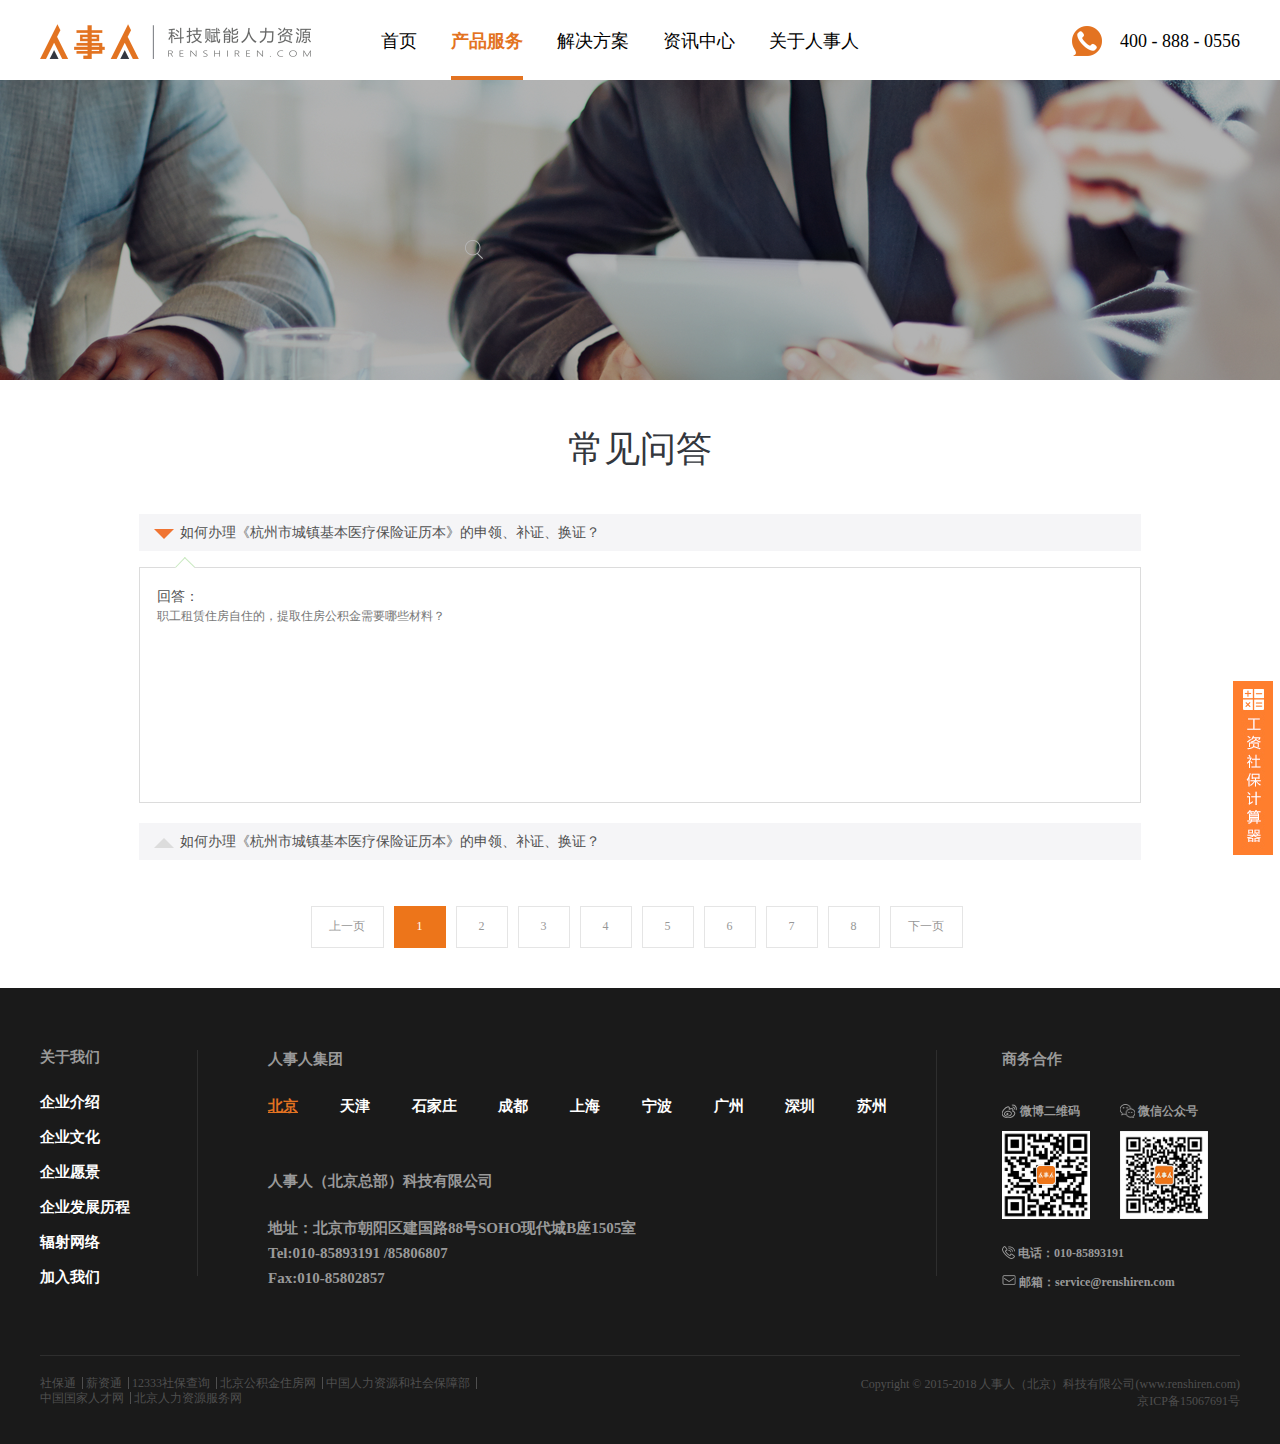
<file: renshiren-index/WebContent/rsr/ask.html>
﻿<!DOCTYPE html>
<html>
<head>
    <meta http-equiv="X-UA-Compatible" content="ie=edge">
    <meta http-equiv="X-UA-Compatible" content="IE=edge,chrome=1">
    <meta name="format-detection" content="telephone=no" />
    <meta charset="UTF-8">
    <link rel="icon" href="rsr_images/favicon.ico" type="image/x-icon" />
    <link rel="shortcut icon" href="rsr_images/favicon.ico" type="image/x-icon"/>
    <title></title>
    <meta name="keywords" content="" />
    <meta name="description" content="">
    <link href="rsr_css/reset.min.css" rel="stylesheet" type="text/css">
    <link href="rsr_css/index.css" rel="stylesheet" type="text/css">
    <link href="rsr_css/ask.css" rel="stylesheet" type="text/css">
</head>
<body>
<script src="rsr_js/tou.js"></script>
<div class="ask_search">
    <div class="serch_con w1002" style="display:none">
        <span>
            <input placeholder="搜索" type="text">
        </span>
    </div>
</div>
<div class="ask_con w1002">
    <h2>常见问答</h2>
</div>
<div class="ask_box w1002">
    <h3><em></em>如何办理《杭州市城镇基本医疗保险证历本》的申领、补证、换证？</h3>
    <ul>
        <div class="join_us">
            <div class="origin">
                <div>
                    <!---->
                    <div class="clear nr">
                        <strong>回答：</strong>
                        <p style="height: 500px;">职工租赁住房自住的，提取住房公积金需要哪些材料？</p>
                    </div>
                    <!---->
                </div>
            </div>
            <em></em>
        </div>
    </ul>
    <h3><em></em>如何办理《杭州市城镇基本医疗保险证历本》的申领、补证、换证？</h3>
    <ul>
        <div class="join_us">
            <div class="origin">
                <div>
                    <!---->
                    <div class="clear nr">
                        <strong>回答：</strong>
                        <p style="height: 500px;">职工租赁住房自住的，提取住房公积金需要哪些材料？</p>
                    </div>
                    <!---->
                </div>
            </div>
            <em></em>
        </div>
    </ul>

</div>
<div class="pages w1002">
    <a href="#" class="pre_page">上一页</a>
    <a class="current">1</a>
    <a href="#">2</a>
    <a href="#">3</a>
    <a href="#">4</a>
    <a href="#">5</a>
    <a href="#">6</a>
    <a href="#">7</a>
    <a href="#">8</a>
    <a href="#" class="next_page"> 下一页</a>
</div>
<!--footer-->
<script src="rsr_js/jiao.js"></script>

<script type="text/javascript" src="rsr_js/jquery-1.11.3.min.js"></script>
<script type="text/javascript" src="rsr_js/jquery.SuperSlide.2.1.1.js"></script>
<script type="text/javascript" src="rsr_js/zUI.js"></script>
<script type="text/javascript" src="rsr_js/public.js"></script>
<script type="text/javascript">
    jQuery(".nav_con").slide({ type:"menu",  titCell:".m", targetCell:".nav_son", effect:"slideDown",delayTime:300, triggerTime:0,});
    /*tab面板*/
    jQuery(".ask_box").slide({titCell:"h3", targetCell:"ul",effect:"slideDown",trigger:"click",defaultIndex:0,defaultPlay:true});
    $(function(){
        $(".origin").each(function (index, item) {
            $(item).panel({iWheelStep:32});
        })

    });
</script>
</body>
</html>
</file>
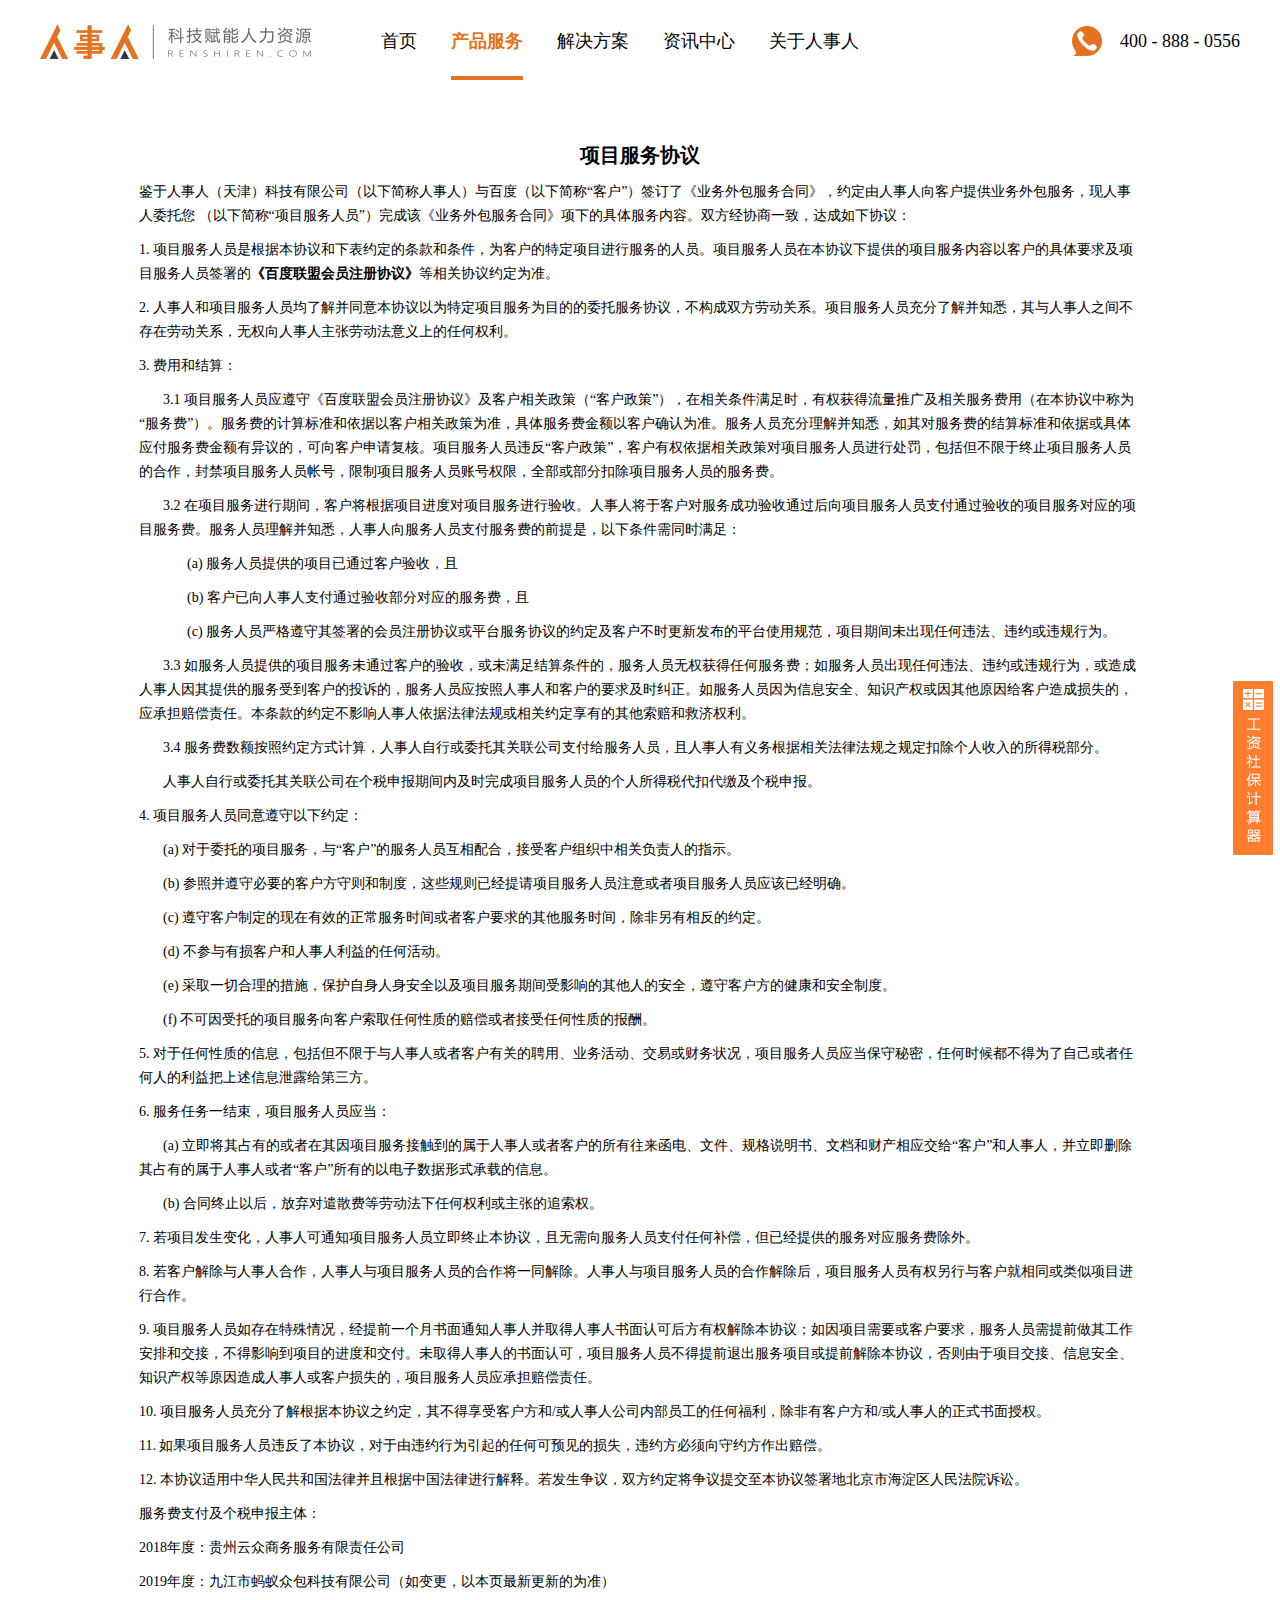
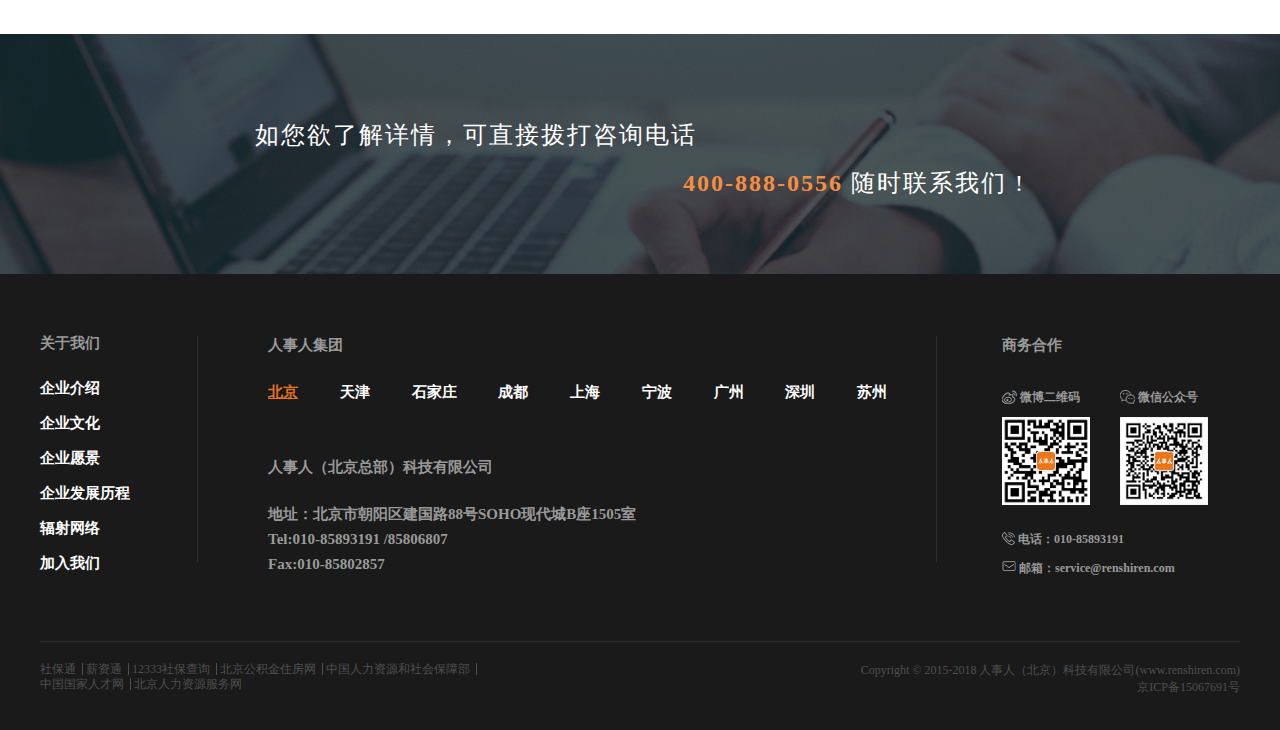
<file: renshiren-index/WebContent/rsr/baidu_agreement.html>
<!DOCTYPE html>
<html>
<head>
    <meta http-equiv="X-UA-Compatible" content="ie=edge">
    <meta http-equiv="X-UA-Compatible" content="IE=edge,chrome=1">
    <meta name="format-detection" content="telephone=no" />
    <meta charset="UTF-8">
    <link rel="icon" href="rsr_images/favicon.ico" type="image/x-icon" />
    <link rel="shortcut icon" href="rsr_images/favicon.ico" type="image/x-icon"/>
    <title>项目服务协议_人事人</title>
    <meta name="keywords" content="临时工薪资, 临时工薪资发放,临时工工资, 临时工工资代发, 兼职人员薪酬,兼职人员薪酬优化,人事人" />
    <meta name="description" content="人事人提供兼职人员薪酬优化解决方案，服务热线:400-888-0556涵盖临时工薪资发放、临时工工资代发、兼职人员薪酬优化等服务，人事人灵活用工保帮助企业规避用工风险，大幅节约用工成本。">
    <link href="rsr_css/reset.min.css" rel="stylesheet" type="text/css">
    <link href="rsr_css/index.css" rel="stylesheet" type="text/css">
    <link href="rsr_css/recruit.css" rel="stylesheet" type="text/css">
</head>
<body>
<script src="rsr_js/tou.js"></script>
<div class="agree-con rsr-w1002">
    <h2>项目服务协议</h2>
    <p>鉴于人事人（天津）科技有限公司（以下简称人事人）与百度（以下简称“客户”）签订了《业务外包服务合同》，约定由人事人向客户提供业务外包服务，现人事人委托您 （以下简称“项目服务人员”）完成该《业务外包服务合同》项下的具体服务内容。双方经协商一致，达成如下协议：</p>
    <p>1. 项目服务人员是根据本协议和下表约定的条款和条件，为客户的特定项目进行服务的人员。项目服务人员在本协议下提供的项目服务内容以客户的具体要求及项目服务人员签署的<b>《百度联盟会员注册协议》</b>等相关协议约定为准。</p>
    <p>2. 人事人和项目服务人员均了解并同意本协议以为特定项目服务为目的的委托服务协议，不构成双方劳动关系。项目服务人员充分了解并知悉，其与人事人之间不存在劳动关系，无权向人事人主张劳动法意义上的任何权利。</p>
    <p>3. 费用和结算：</p>
    <p class="pindent">3.1  项目服务人员应遵守《百度联盟会员注册协议》及客户相关政策（“客户政策”），在相关条件满足时，有权获得流量推广及相关服务费用（在本协议中称为“服务费”）。服务费的计算标准和依据以客户相关政策为准，具体服务费金额以客户确认为准。服务人员充分理解并知悉，如其对服务费的结算标准和依据或具体应付服务费金额有异议的，可向客户申请复核。项目服务人员违反“客户政策”，客户有权依据相关政策对项目服务人员进行处罚，包括但不限于终止项目服务人员的合作，封禁项目服务人员帐号，限制项目服务人员账号权限，全部或部分扣除项目服务人员的服务费。</p>
    <p class="pindent">3.2  在项目服务进行期间，客户将根据项目进度对项目服务进行验收。人事人将于客户对服务成功验收通过后向项目服务人员支付通过验收的项目服务对应的项目服务费。服务人员理解并知悉，人事人向服务人员支付服务费的前提是，以下条件需同时满足：</p>
    <p class="pindent2">(a) 服务人员提供的项目已通过客户验收，且</p>
    <p class="pindent2">(b) 客户已向人事人支付通过验收部分对应的服务费，且</p>
    <p class="pindent2">(c) 服务人员严格遵守其签署的会员注册协议或平台服务协议的约定及客户不时更新发布的平台使用规范，项目期间未出现任何违法、违约或违规行为。</p>
    <p class="pindent">3.3  如服务人员提供的项目服务未通过客户的验收，或未满足结算条件的，服务人员无权获得任何服务费；如服务人员出现任何违法、违约或违规行为，或造成人事人因其提供的服务受到客户的投诉的，服务人员应按照人事人和客户的要求及时纠正。如服务人员因为信息安全、知识产权或因其他原因给客户造成损失的，应承担赔偿责任。本条款的约定不影响人事人依据法律法规或相关约定享有的其他索赔和救济权利。</p>
    <p class="pindent">3.4  服务费数额按照约定方式计算，人事人自行或委托其关联公司支付给服务人员，且人事人有义务根据相关法律法规之规定扣除个人收入的所得税部分。</p>
    <p class="pindent">人事人自行或委托其关联公司在个税申报期间内及时完成项目服务人员的个人所得税代扣代缴及个税申报。</p>
    <p>4. 项目服务人员同意遵守以下约定：</p>
    <p class="pindent">(a) 对于委托的项目服务，与“客户”的服务人员互相配合，接受客户组织中相关负责人的指示。</p>
    <p class="pindent">(b) 参照并遵守必要的客户方守则和制度，这些规则已经提请项目服务人员注意或者项目服务人员应该已经明确。</p>
    <p class="pindent">(c) 遵守客户制定的现在有效的正常服务时间或者客户要求的其他服务时间，除非另有相反的约定。</p>
    <p class="pindent">(d) 不参与有损客户和人事人利益的任何活动。</p>
    <p class="pindent">(e) 采取一切合理的措施，保护自身人身安全以及项目服务期间受影响的其他人的安全，遵守客户方的健康和安全制度。</p>
    <p class="pindent">(f) 不可因受托的项目服务向客户索取任何性质的赔偿或者接受任何性质的报酬。</p>
    <p>5. 对于任何性质的信息，包括但不限于与人事人或者客户有关的聘用、业务活动、交易或财务状况，项目服务人员应当保守秘密，任何时候都不得为了自己或者任何人的利益把上述信息泄露给第三方。</p>
    <p>6. 服务任务一结束，项目服务人员应当：</p>
    <p class="pindent">(a) 立即将其占有的或者在其因项目服务接触到的属于人事人或者客户的所有往来函电、文件、规格说明书、文档和财产相应交给“客户”和人事人，并立即删除其占有的属于人事人或者“客户”所有的以电子数据形式承载的信息。</p>
    <p class="pindent">(b) 合同终止以后，放弃对遣散费等劳动法下任何权利或主张的追索权。</p>
    <p>7. 若项目发生变化，人事人可通知项目服务人员立即终止本协议，且无需向服务人员支付任何补偿，但已经提供的服务对应服务费除外。</p>
    <p>8. 若客户解除与人事人合作，人事人与项目服务人员的合作将一同解除。人事人与项目服务人员的合作解除后，项目服务人员有权另行与客户就相同或类似项目进行合作。
    </p>
    <p>9. 项目服务人员如存在特殊情况，经提前一个月书面通知人事人并取得人事人书面认可后方有权解除本协议；如因项目需要或客户要求，服务人员需提前做其工作安排和交接，不得影响到项目的进度和交付。未取得人事人的书面认可，项目服务人员不得提前退出服务项目或提前解除本协议，否则由于项目交接、信息安全、知识产权等原因造成人事人或客户损失的，项目服务人员应承担赔偿责任。</p>
    <p>10. 项目服务人员充分了解根据本协议之约定，其不得享受客户方和/或人事人公司内部员工的任何福利，除非有客户方和/或人事人的正式书面授权。</p>
    <p>11. 如果项目服务人员违反了本协议，对于由违约行为引起的任何可预见的损失，违约方必须向守约方作出赔偿。</p>
    <p>12. 本协议适用中华人民共和国法律并且根据中国法律进行解释。若发生争议，双方约定将争议提交至本协议签署地北京市海淀区人民法院诉讼。</p>
    <p>服务费支付及个税申报主体：</p>
    <p>2018年度：贵州云众商务服务有限责任公司</p>
    <p>2019年度：九江市蚂蚁众包科技有限公司（如变更，以本页最新更新的为准）</p>
</div>
<div class="qcb_foot">
    <div class="qcb_footer">
        <p class="footer_p1">如您欲了解详情，可直接拨打咨询电话 </p>
        <p class="footer_p2"><b>400-888-0556</b> 随时联系我们 ! </p>
    </div>
</div>
<!--footer-->
<script src="rsr_js/jiao.js"></script>
<!--end-->
<script type="text/javascript" src="rsr_js/jquery-1.11.3.min.js"></script>
<script type="text/javascript" src="rsr_js/jquery.SuperSlide.2.1.1.js"></script>
<script type="text/javascript" src="rsr_js/public.js"></script>
<script type="text/javascript" src="rsr_js/serve_project_nav.js"></script>
<script type="text/javascript" src="rsr_js/consultaion.js"></script>
<script type="text/javascript">
    jQuery(".nav_con").slide({ type:"menu",  titCell:".m", targetCell:".nav_son", effect:"slideDown",delayTime:300, triggerTime:0,});

</script>
</body>
</html>
</file>
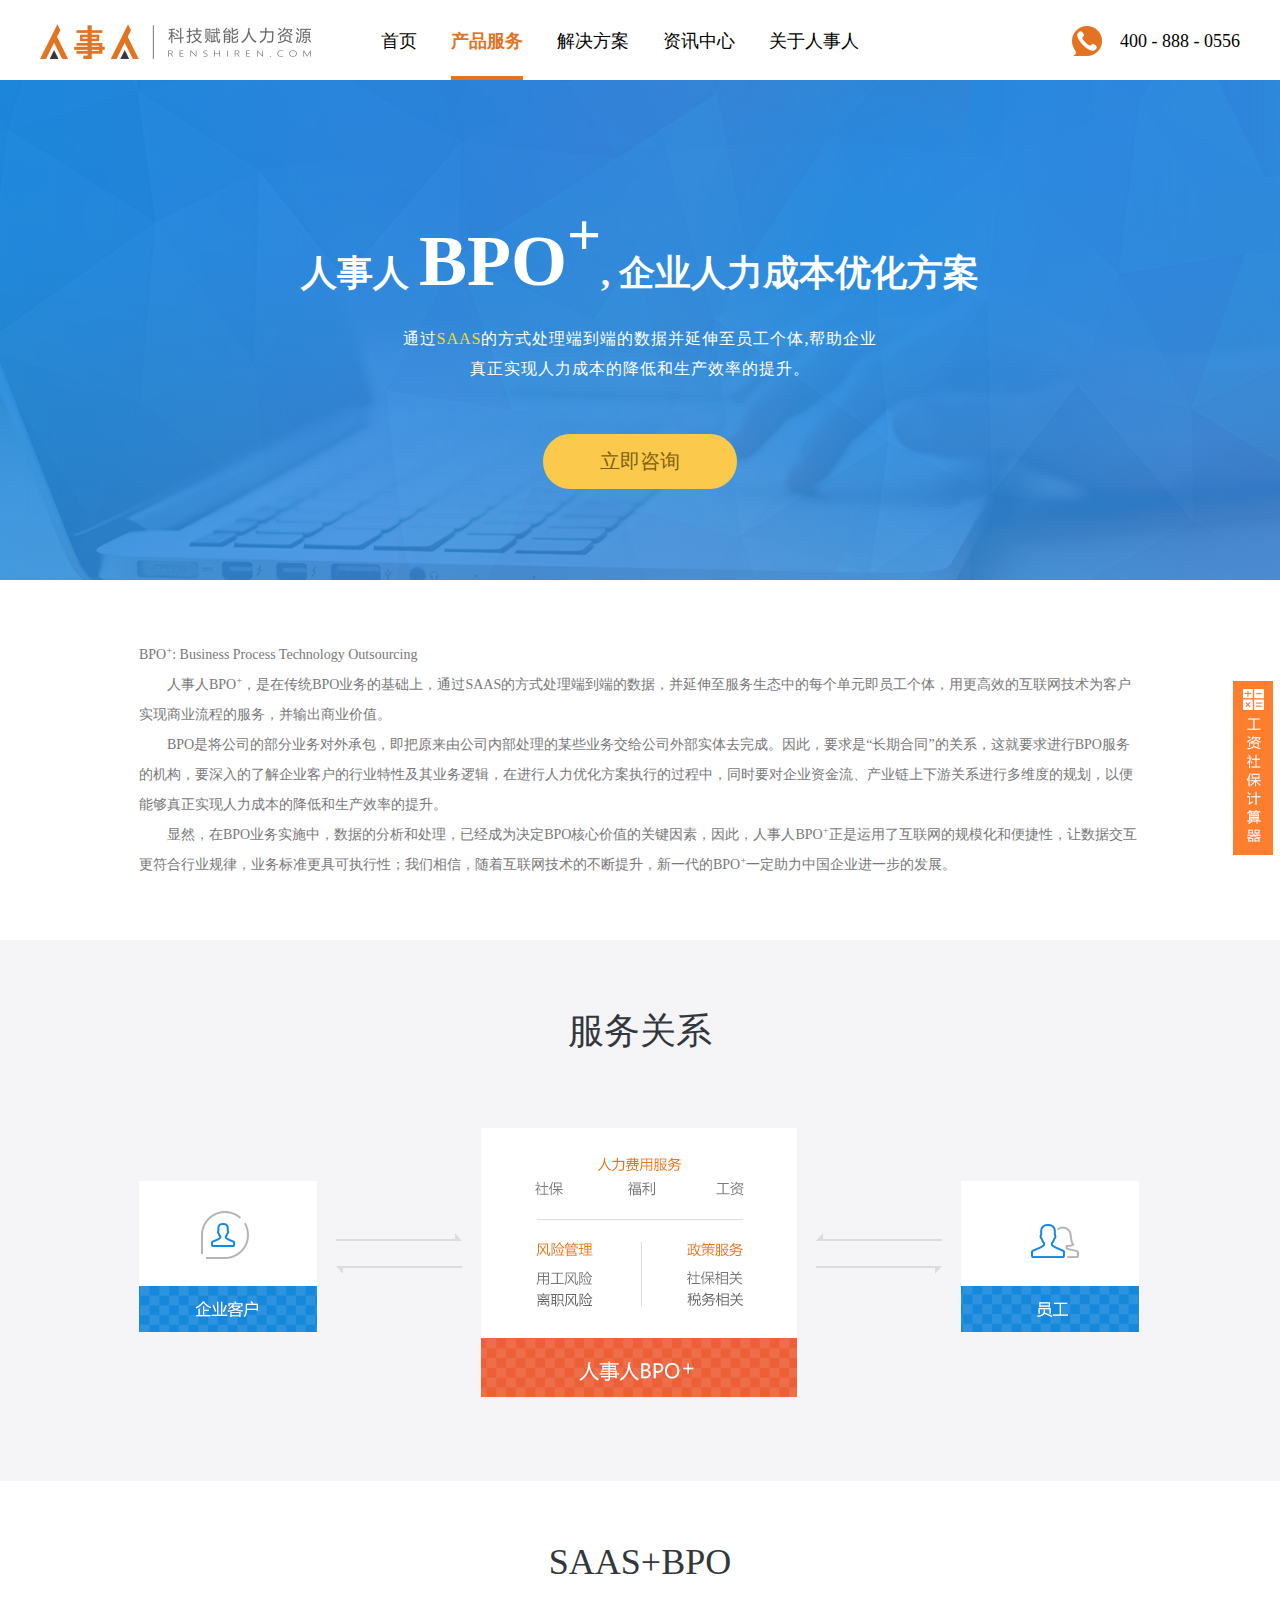
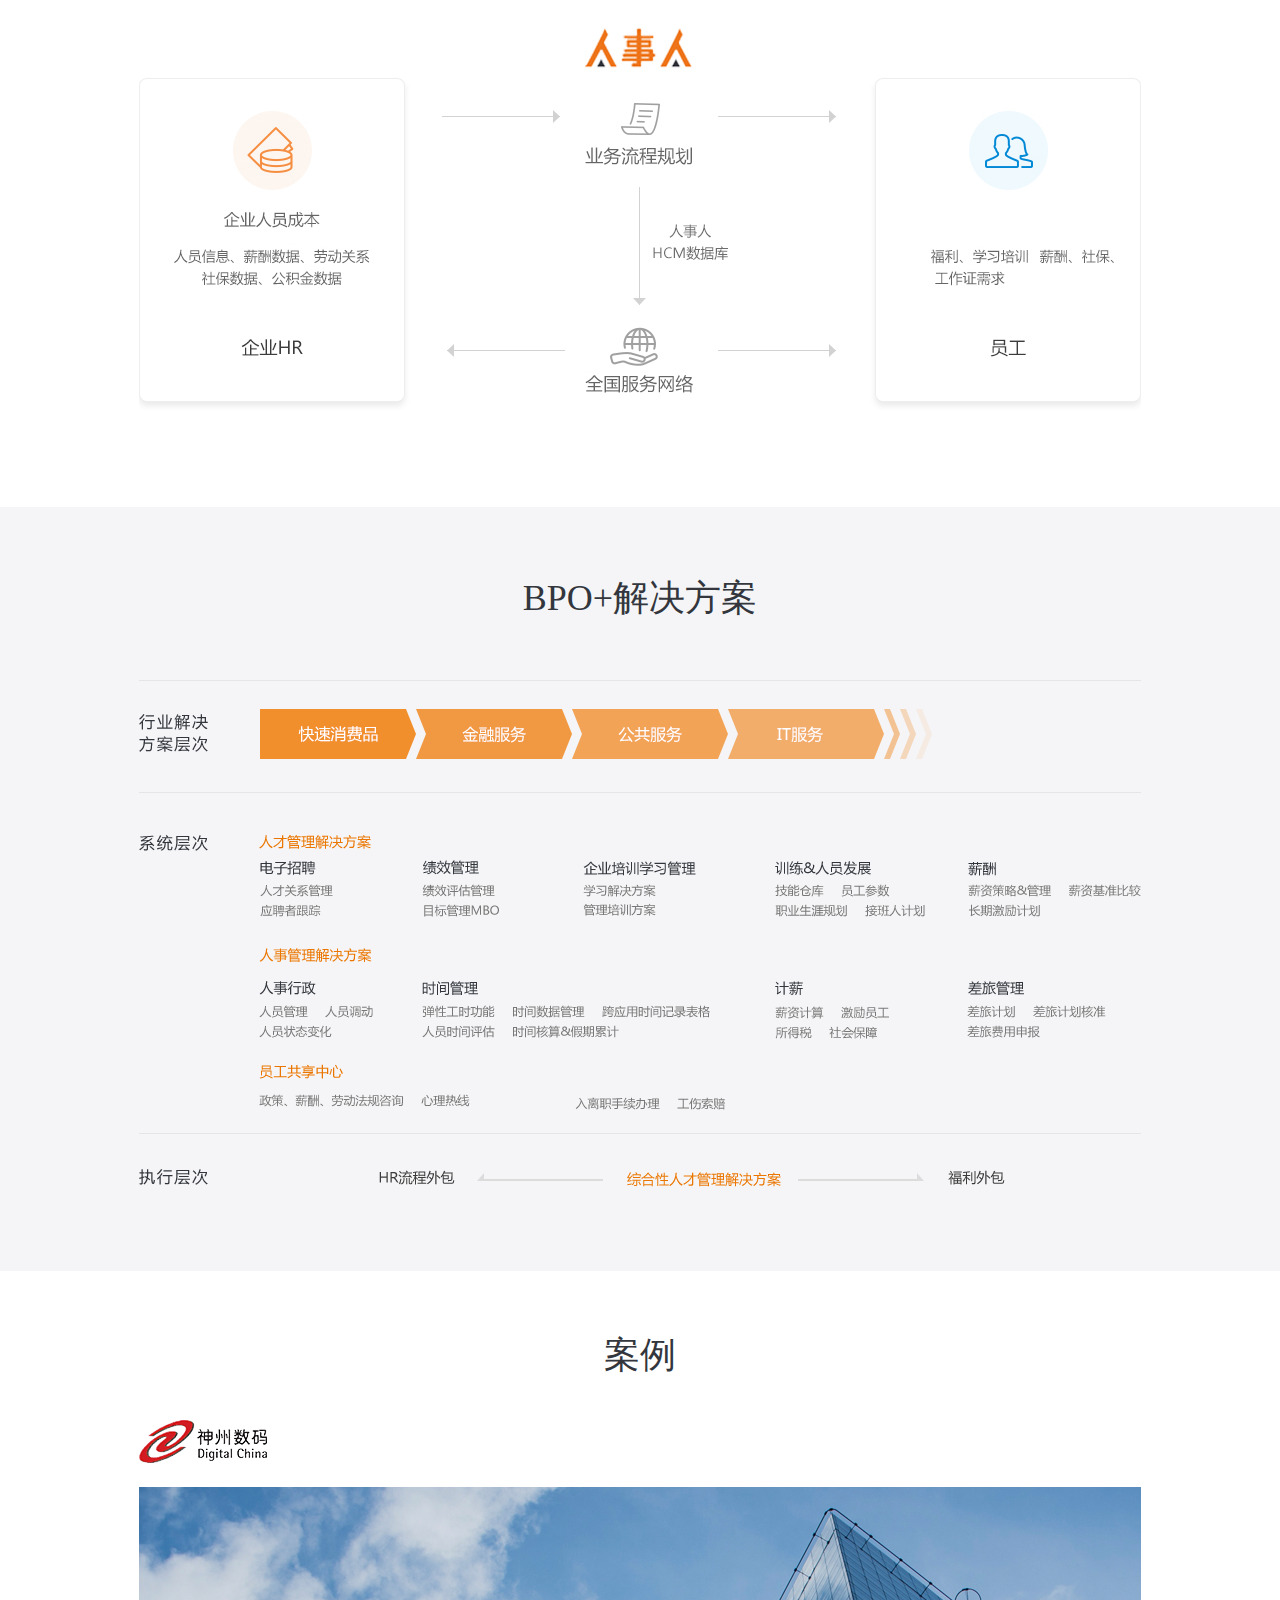
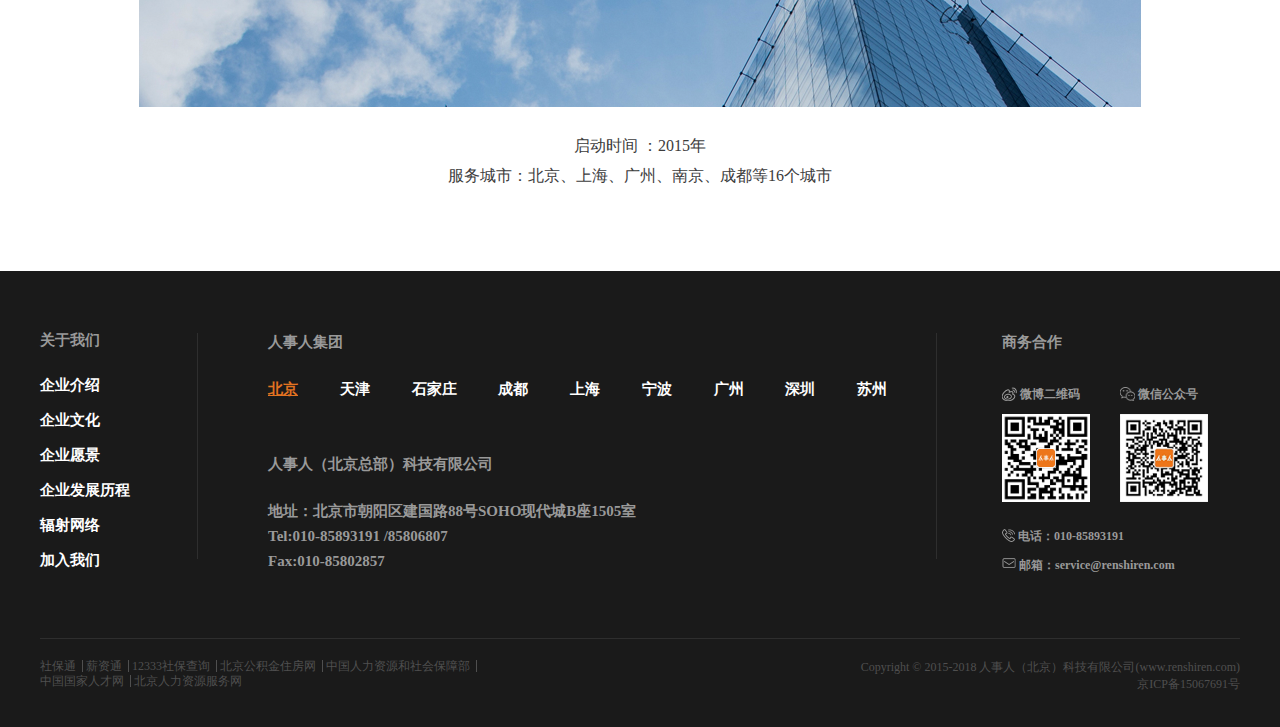
<file: renshiren-index/WebContent/rsr/bpo.html>
﻿<!DOCTYPE html>
<html>
<head>
    <meta http-equiv="X-UA-Compatible" content="ie=edge">
    <meta http-equiv="X-UA-Compatible" content="IE=edge,chrome=1">
    <meta name="format-detection" content="telephone=no" />
    <meta charset="UTF-8">
    <link rel="icon" href="rsr_images/favicon.ico" type="image/x-icon" />
    <link rel="shortcut icon" href="rsr_images/favicon.ico" type="image/x-icon"/>
    <title>人事人BPO业务流程_BPO _BPO服务_BPO业务流程</title>
    <meta name="keywords" content="BPO ，BPO服务，BPO业务流程，BPO" />
    <meta name="description" content="人事人，专业的BPO业务流程公司，服务热线：400-888-0556 。在传统BPO业务的基础上，通过SAAS云平台处理数据，用更高效的技术为客户实现BPO服务。">
    <link href="rsr_css/reset.min.css" rel="stylesheet" type="text/css">
    <link href="rsr_css/index.css" rel="stylesheet" type="text/css">
    <link href="rsr_css/bpo.css" rel="stylesheet" type="text/css">
    <link href="rsr_css/consultation.css" rel="stylesheet" type="text/css">
</head>
<body>
<script src="rsr_js/tou.js"></script>
<div class="bop_box">
    <div class="w1002 bop_banner">
        <h2>人事人<em>BPO<sup>+</sup></em>, 企业人力成本优化方案</h2>
        <p>通过<i>SAAS</i>的方式处理端到端的数据并延伸至员工个体,帮助企业<br/>真正实现人力成本的降低和生产效率的提升。</p>
        <a href="javascript:;" title="立即咨询" class="swt">立即咨询</a>
    </div>
</div>
<div class="bpo_box2">
    <div class="w1002 bpo_ms">
        <h4>BPO<sup>+</sup>: Business Process Technology Outsourcing </h4>
        <p>人事人BPO<sup>+</sup>，是在传统BPO业务的基础上，通过SAAS的方式处理端到端的数据，并延伸至服务生态中的每个单元即员工个体，用更高效的互联网技术为客户实现商业流程的服务，并输出商业价值。</p>
        <p>BPO是将公司的部分业务对外承包，即把原来由公司内部处理的某些业务交给公司外部实体去完成。因此，要求是“长期合同”的关系，这就要求进行BPO服务的机构，要深入的了解企业客户的行业特性及其业务逻辑，在进行人力优化方案执行的过程中，同时要对企业资金流、产业链上下游关系进行多维度的规划，以便能够真正实现人力成本的降低和生产效率的提升。</p>
        <p>显然，在BPO业务实施中，数据的分析和处理，已经成为决定BPO核心价值的关键因素，因此，人事人BPO<sup>+</sup>正是运用了互联网的规模化和便捷性，让数据交互更符合行业规律，业务标准更具可执行性；我们相信，随着互联网技术的不断提升，新一代的BPO<sup>+</sup>一定助力中国企业进一步的发展。 </p>
    </div>
</div>
<div class="bpo_box3">
    <div class="w1002 box3_tt">
        <h4>服务关系</h4>
        <p><img src="rsr_images/bpo_1.png" width="1000" height="284" alt="服务关系"/></p>
    </div>
</div>
<div class="bpo_box4">
    <div class="w1002 box4_tt">
        <h4>SAAS+BPO</h4>
        <p><img src="rsr_images/bpo_2.png" width="1002" height="400" alt="SAAS+BPO"/></p>
    </div>
</div>
<div class="bpo_box3">
    <div class="w1002 box3_tt">
        <h4>BPO+解决方案</h4>
        <p><img src="rsr_images/bpo_3.png"  width="1002" height="507" alt="BPO+解决方案"/></p>
    </div>
</div>
<div class="bpo_box4">
    <div class="w1002 box4_tt">
        <h4>案例</h4>
        <p class="anli_logo"><img src="rsr_images/anli_logo1.png" width="128" height="43" alt="案例"/> </p>
        <p class="anli_logo"><img src="rsr_images/anli_1.png" width="1002" height="220" alt="案例"/> </p>
        <p class="anli_tt">
            启动时间 ：2015年<br/>
            服务城市：北京、上海、广州、南京、成都等16个城市
        </p>
    </div>
</div>
<!--立即咨询弹窗-->
<div class="Consultation">
    <div class="chat">
        <div class="chat_tt">
            <P>立即咨询</P>
            <a class="chat_close_box">×</a>
        </div>
        <div class="chat_con clear">
            <p>
                终于等到你，很高兴为您服务，您可以通过以下方式联系我们
            </p>
            <p>北京服务中心</p>
            <p>地址:朝阳区soho现代城A座3702</p>
            <p>电话: <em>400-888-0556</em></p>
            <p>Email: severs@renshiren.com</p>

        </div>
    </div>
</div><!--footer-->
<script src="rsr_js/jiao.js"></script>
<!--end-->
<script type="text/javascript" src="rsr_js/jquery-1.11.3.min.js"></script>
<script type="text/javascript" src="rsr_js/jquery.SuperSlide.2.1.1.js"></script>
<script type="text/javascript" src="rsr_js/public.js"></script>
<script type="text/javascript" src="rsr_js/serve_project_nav.js"></script>
<script type="text/javascript" src="rsr_js/consultaion.js"></script>
<script type="text/javascript">
    jQuery(".nav_con").slide({ type:"menu",  titCell:".m", targetCell:".nav_son", effect:"slideDown",delayTime:300, triggerTime:0,});
</script>
</body>
</html>
</file>
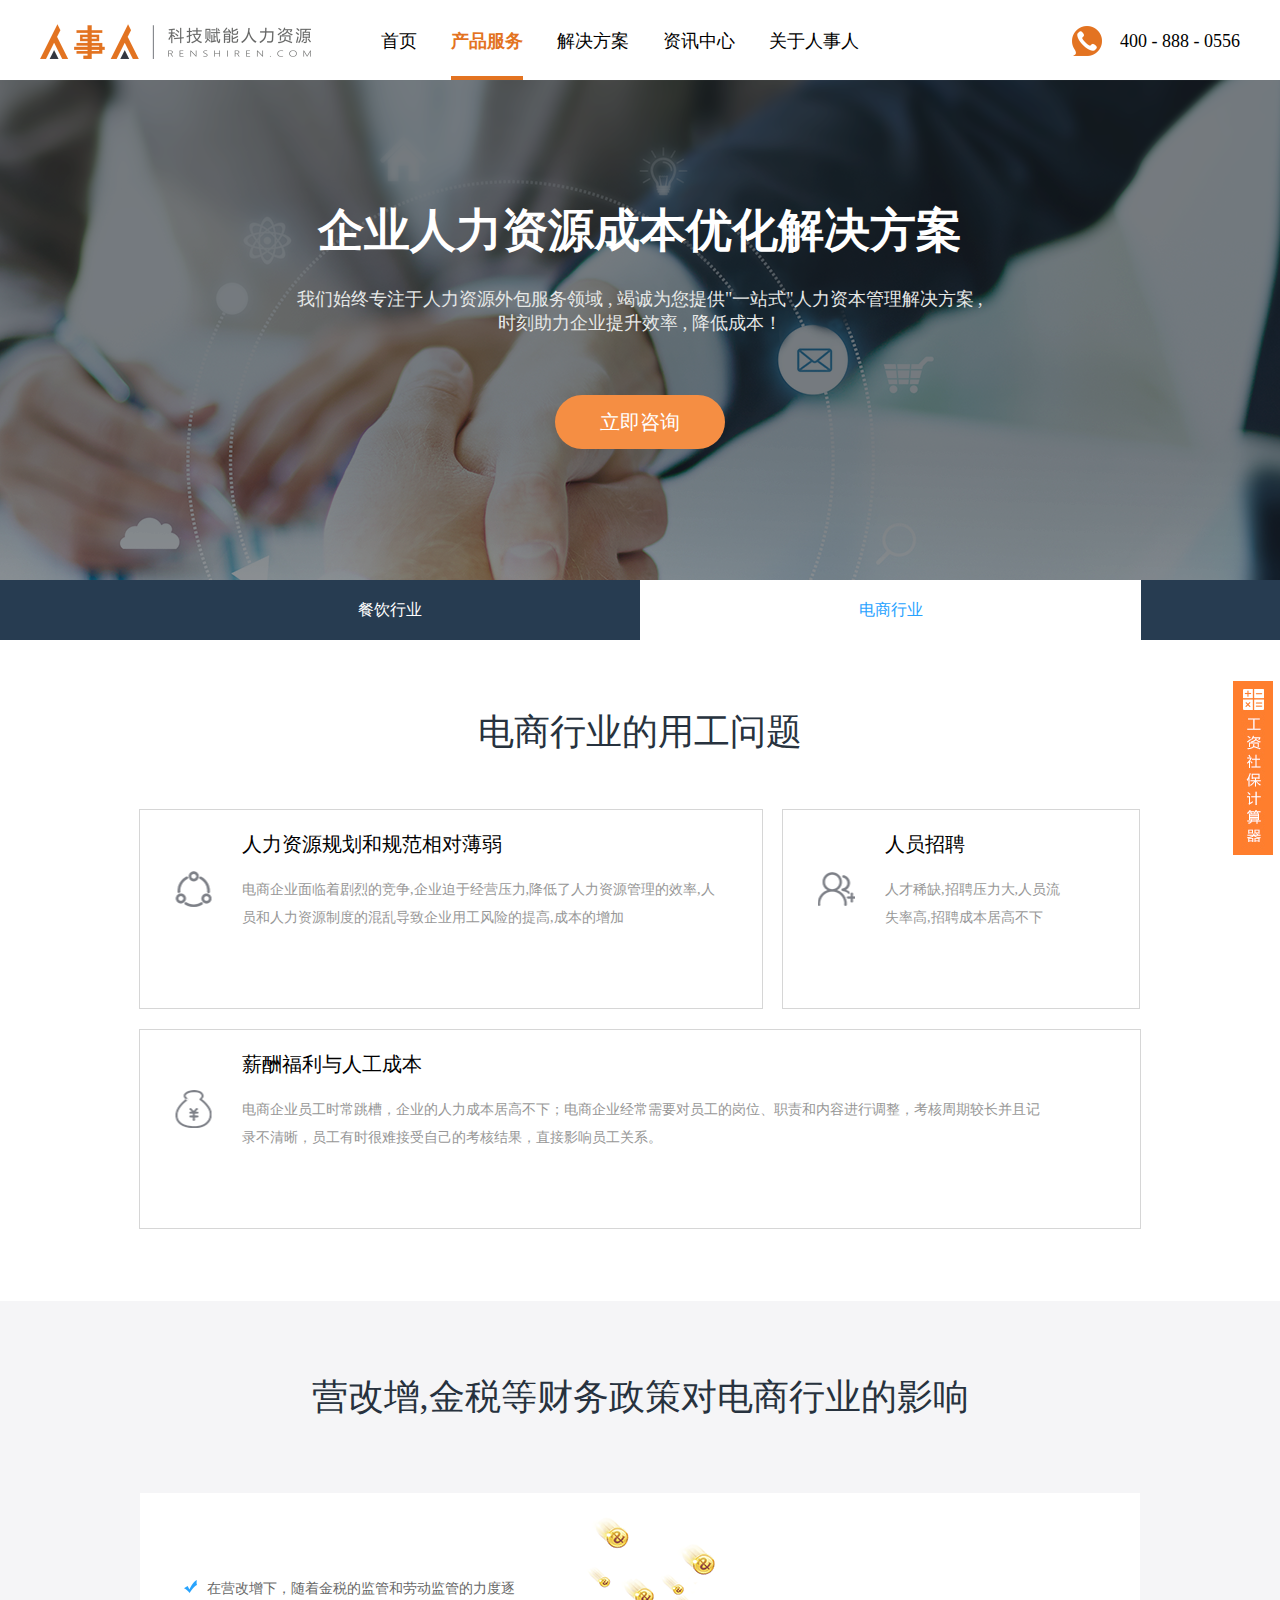
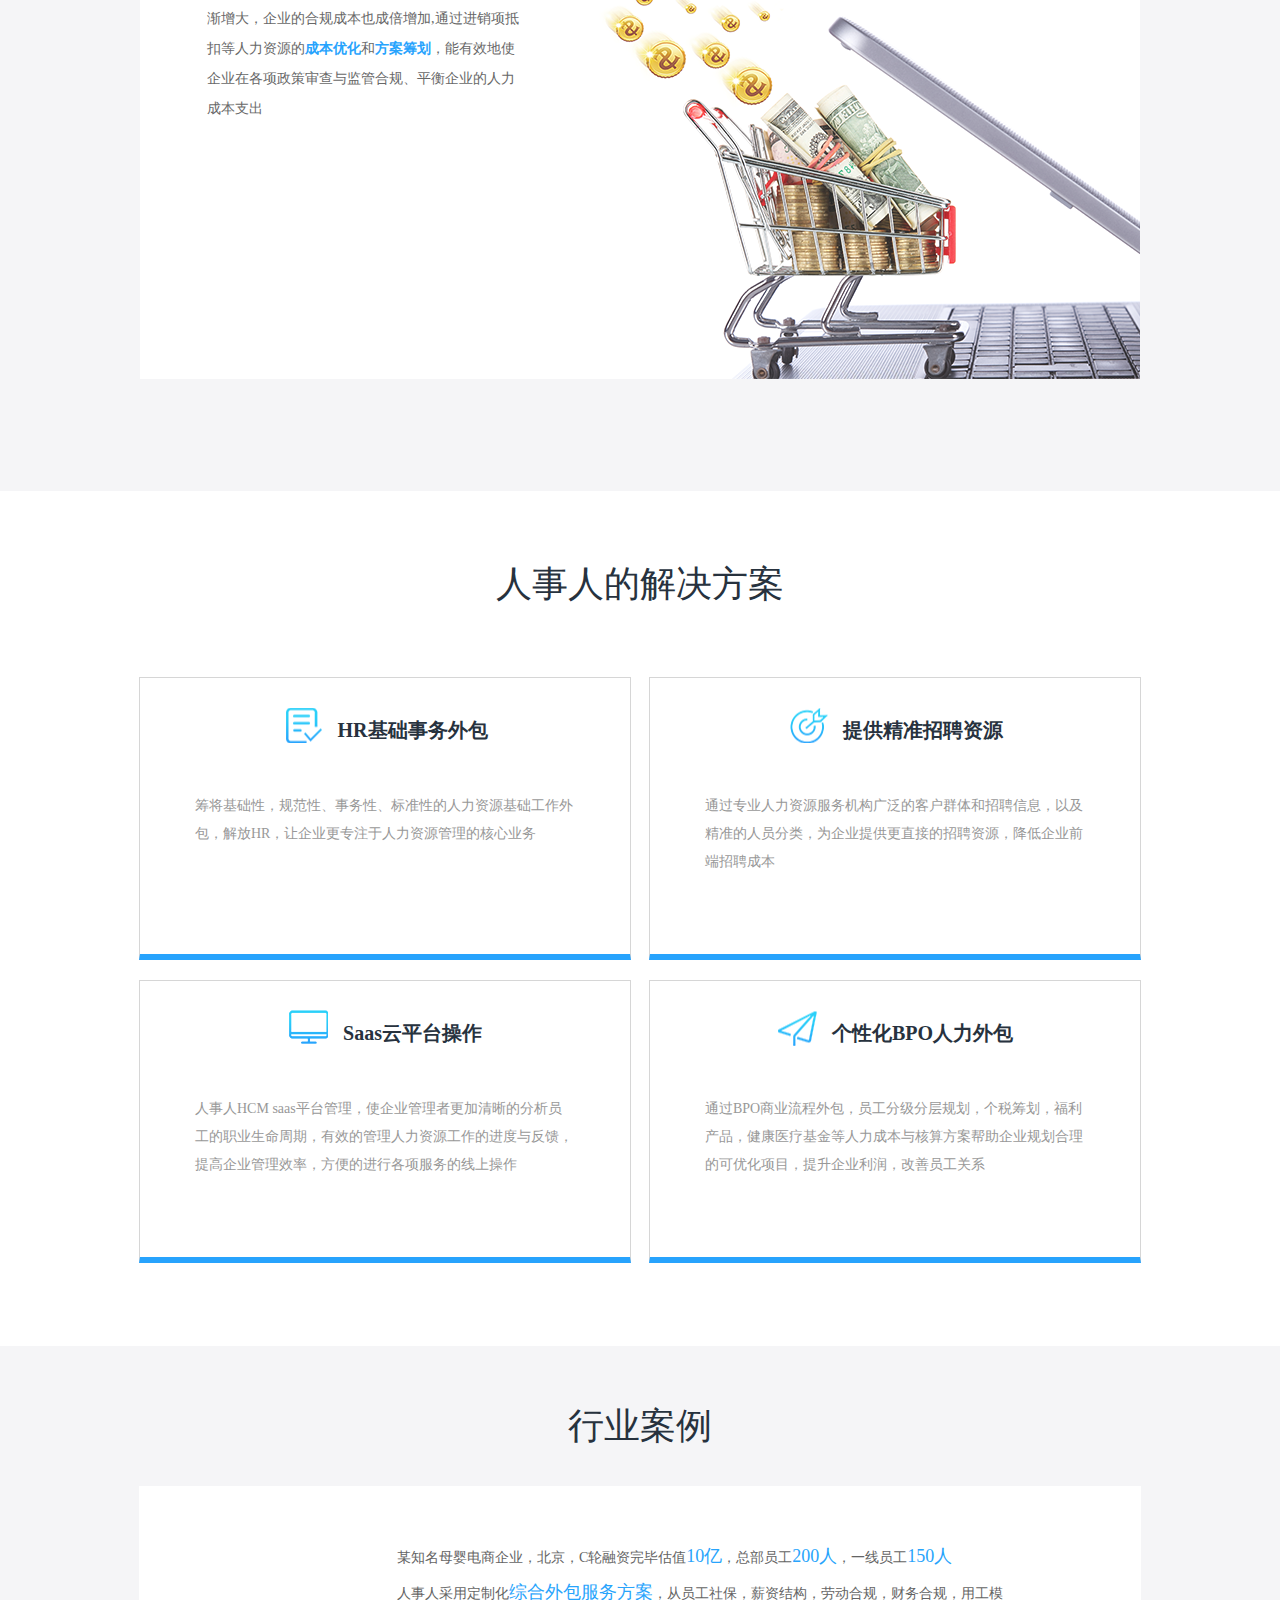
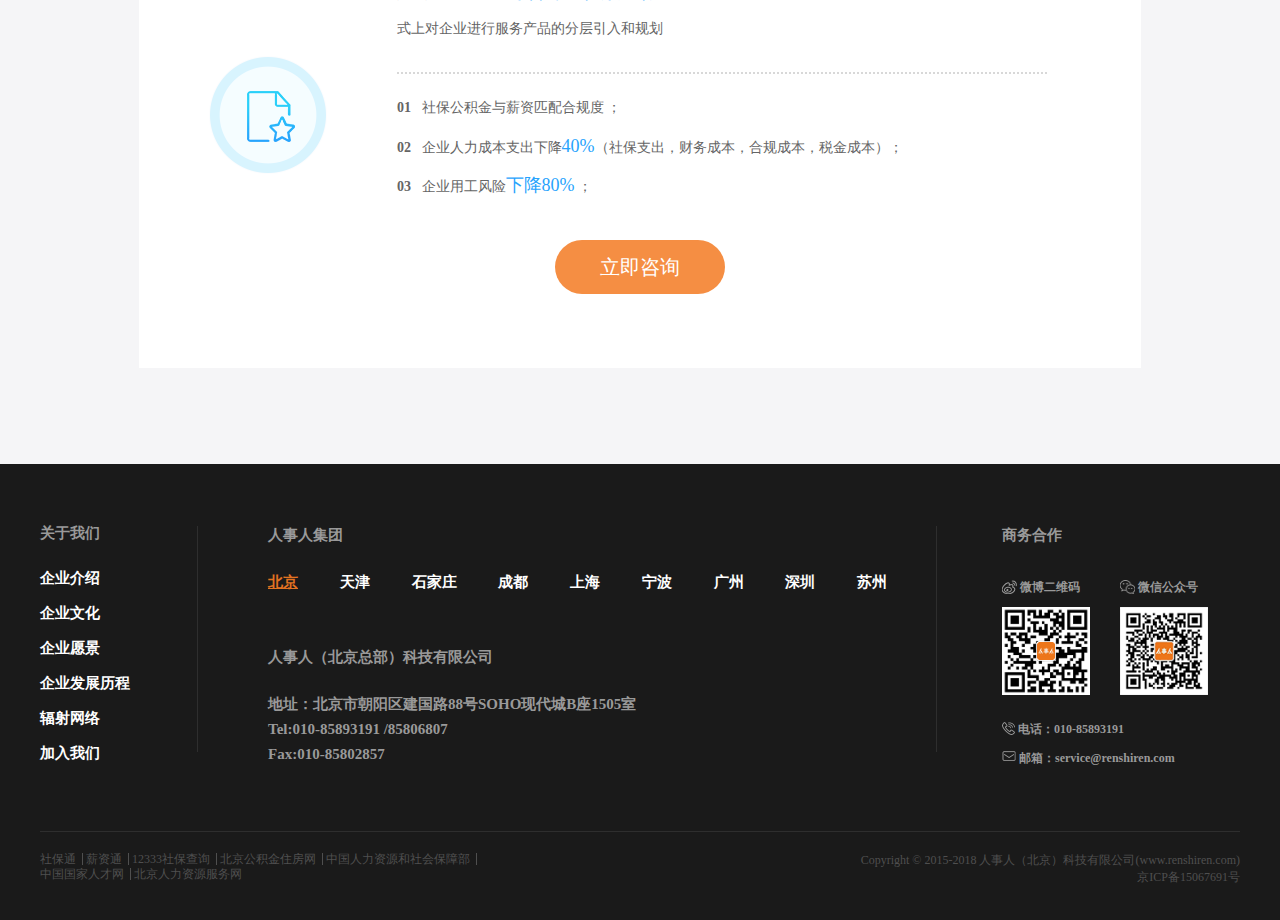
<file: renshiren-index/WebContent/rsr/commerce.html>
<!DOCTYPE html>
<html>
<head>
    <meta http-equiv="X-UA-Compatible" content="ie=edge">
    <meta http-equiv="X-UA-Compatible" content="IE=edge,chrome=1">
    <meta name="format-detection" content="telephone=no" />
    <meta charset="UTF-8">
    <link rel="icon" href="rsr_images/favicon.ico" type="image/x-icon" />
    <link rel="shortcut icon" href="rsr_images/favicon.ico" type="image/x-icon"/>
    <title>人事人电商</title>
    <meta name="keywords" content="代缴五险一金、薪酬管理、员工福利方案、BPO业务流程外包" />
    <meta name="description" content="人事人，人事服务SAAS云平台，服务热线：400-888-0556 。全方位为企业提供人力资源管理、社保服务、薪酬规划、BPO流程外包等多项业务，是企业值得信赖的好助手！">
    <link href="rsr_css/reset.min.css" rel="stylesheet" type="text/css">
    <link href="rsr_css/index.css" rel="stylesheet" type="text/css">
    <link href="rsr_css/commerce.css" rel="stylesheet" type="text/css">
    <script type="text/javascript" src="rsr_js/consultaion.js"></script>
</head>
<body>
<script src="rsr_js/tou.js"></script>
<!-- banner -->
<div class="content_bg">
    <div class="w1002">
        <h2 class="big_title">企业人力资源成本优化解决方案</h2>
        <p class="small_title">我们始终专注于人力资源外包服务领域 , 竭诚为您提供"一站式"人力资本管理解决方案 , 时刻助力企业提升效率 , 降低成本！</p>
        <div class="shiyong_btn">
            <a href="javascript:;"  class="swt">立即咨询</a>
        </div>
    </div>
</div>
<!-- content list -->
<div class="content">
    <div class="nav_bg">
        <ul class="clear Navs w1002">
            <li>
                <a href="repast.html">餐饮行业</a>
            </li>
            <li class="on">
                <a href="commerce.html">电商行业</a>
            </li>
            <!--<li>-->
            <!--<a href="javascript:;">发展历程</a>-->
            <!--</li>-->
            <!--<li>-->
            <!--<a href="javascript:;">媒体报道</a>-->
            <!--</li>-->
        </ul>
    </div>
    <div class="w1002 main">
        <h3 class="main_title">电商行业的用工问题</h3>
        <ul class="main_list clear">
            <li class="one">
                <span class="canIcon"></span>
                <div class="can_content">
                    <p class="title">人力资源规划和规范相对薄弱</p>
                    <p class="article">电商企业面临着剧烈的竞争,企业迫于经营压力,降低了人力资源管理的效率,人员和人力资源制度的混乱导致企业用工风险的提高,成本的增加</p>
                </div>
            </li>
            <li class="two">
                <span class="canIcon"></span>
                <div class="can_content">
                    <p class="title">人员招聘</p>
                    <p class="article">人才稀缺,招聘压力大,人员流失率高,招聘成本居高不下</p>
                </div>
            </li>
            <li class="three">
                <span class="canIcon"></span>
                <div class="can_content">
                    <p class="title">薪酬福利与人工成本</p>
                    <p class="article">电商企业员工时常跳槽，企业的人力成本居高不下；电商企业经常需要对员工的岗位、职责和内容进行调整，考核周期较长并且记录不清晰，员工有时很难接受自己的考核结果，直接影响员工关系。</p>
                </div>
            </li>
        </ul>
    </div>
</div>
<div class="influence">
    <div class="w1002">
        <h2 class="title">营改增,金税等财务政策对电商行业的影响</h2>
        <div class="contentArt">
            <ul class="art_list">
                <li class="clear">
                    <span class="small_icon"></span>
                    <div class="list_item">
                        在营改增下，随着金税的监管和劳动监管的力度逐渐增大，企业的合规成本也成倍增加,通过进销项抵扣等人力资源的<span>成本优化</span>和<span>方案筹划</span>，能有效地使企业在各项政策审查与监管合规、平衡企业的人力成本支出
                    </div>
                </li>
            </ul>
        </div>
    </div>
</div>
<div class="scheme">
    <div class="w1002">
        <h2 class="title">人事人的解决方案</h2>
        <ul class="scheme_list">
            <!--492 276-->
            <li class="one">
                <div class="top">
                    <span></span>
                    <h3>HR基础事务外包</h3>
                </div>
                <div class="essay">筹将基础性，规范性、事务性、标准性的人力资源基础工作外包，解放HR，让企业更专注于人力资源管理的核心业务</div>
                <div class="find_bg"></div>
            </li>
            <li class="two">
                <div class="top">
                    <span></span>
                    <h3>提供精准招聘资源</h3>
                </div>
                <div class="essay">通过专业人力资源服务机构广泛的客户群体和招聘信息，以及精准的人员分类，为企业提供更直接的招聘资源，降低企业前端招聘成本</div>
                <div class="find_bg"></div>
            </li>
            <li class="three">
                <div class="top">
                    <span></span>
                    <h3>Saas云平台操作</h3>
                </div>
                <div class="essay">人事人HCM  saas平台管理，使企业管理者更加清晰的分析员工的职业生命周期，有效的管理人力资源工作的进度与反馈，提高企业管理效率，方便的进行各项服务的线上操作</div>
                <div class="find_bg"></div>
            </li>
            <li class="four">
                <div class="top">
                    <span></span>
                    <h3>个性化BPO人力外包</h3>
                </div>
                <div class="essay">通过BPO商业流程外包，员工分级分层规划，个税筹划，福利产品，健康医疗基金等人力成本与核算方案帮助企业规划合理的可优化项目，提升企业利润，改善员工关系</div>
                <div class="find_bg"></div>
            </li>
        </ul>
    </div>
</div>
<div class="case">
    <div class="w1002">
        <h3 class="title">行业案例</h3>
        <div class="content_box">
            <div class="left">
                <img src="rsr_images/icon/dianshang8.png" alt="">
            </div>
            <div class="right">
                <p>某知名母婴电商企业，北京，C轮融资完毕估值<span>10亿</span>，总部员工<span>200人</span>，一线员工<span>150人</span></p>
                <p>人事人采用定制化<span>综合外包服务方案</span>，从员工社保，薪资结构，劳动合规，财务合规，用工模式上对企业进行服务产品的分层引入和规划
                </p>
                <div class="wrap"></div>
                <ul>
                    <li><i>01</i>&nbsp;&nbsp;&nbsp;社保公积金与薪资匹配合规度 ；</li>
                    <li><i>02</i>&nbsp;&nbsp;&nbsp;企业人力成本支出下降<span>40%</span>（社保支出，财务成本，合规成本，税金成本）；</li>
                    <li><i>03</i>&nbsp;&nbsp;&nbsp;企业用工风险<span>下降80%</span> ；</li>
                </ul>
            </div>
            <div class="shiyong_btn">
                <a href="javascript:;"  class="swt">立即咨询</a>
            </div>
        </div>
    </div>
</div>
<!--footer-->
<script src="rsr_js/jiao.js"></script>
<script type="text/javascript" src="rsr_js/jquery-1.11.3.min.js"></script>
<script type="text/javascript" src="rsr_js/jquery.SuperSlide.2.1.1.js"></script>
<script type="text/javascript" src="rsr_js/public.js"></script>
<script type="text/javascript" src="rsr_js/repast_subnav.js"></script>
<script type="text/javascript">
    jQuery(".nav_con").slide({ type:"menu",  titCell:".m", targetCell:".nav_son", effect:"slideDown",delayTime:300, triggerTime:0});
    /*function zixun() {
        document.getElementById('v5frame').style.display='block';
    };*/
    $('.swt').on('click',function () {
        $('.Consultation').hide();
        $("#nb_invite_wrap").show();
    });
    $('.chat_close_box').on('click',function () {
        $('.Consultation').hide();
    });
</script>
</body>
</html>
</file>
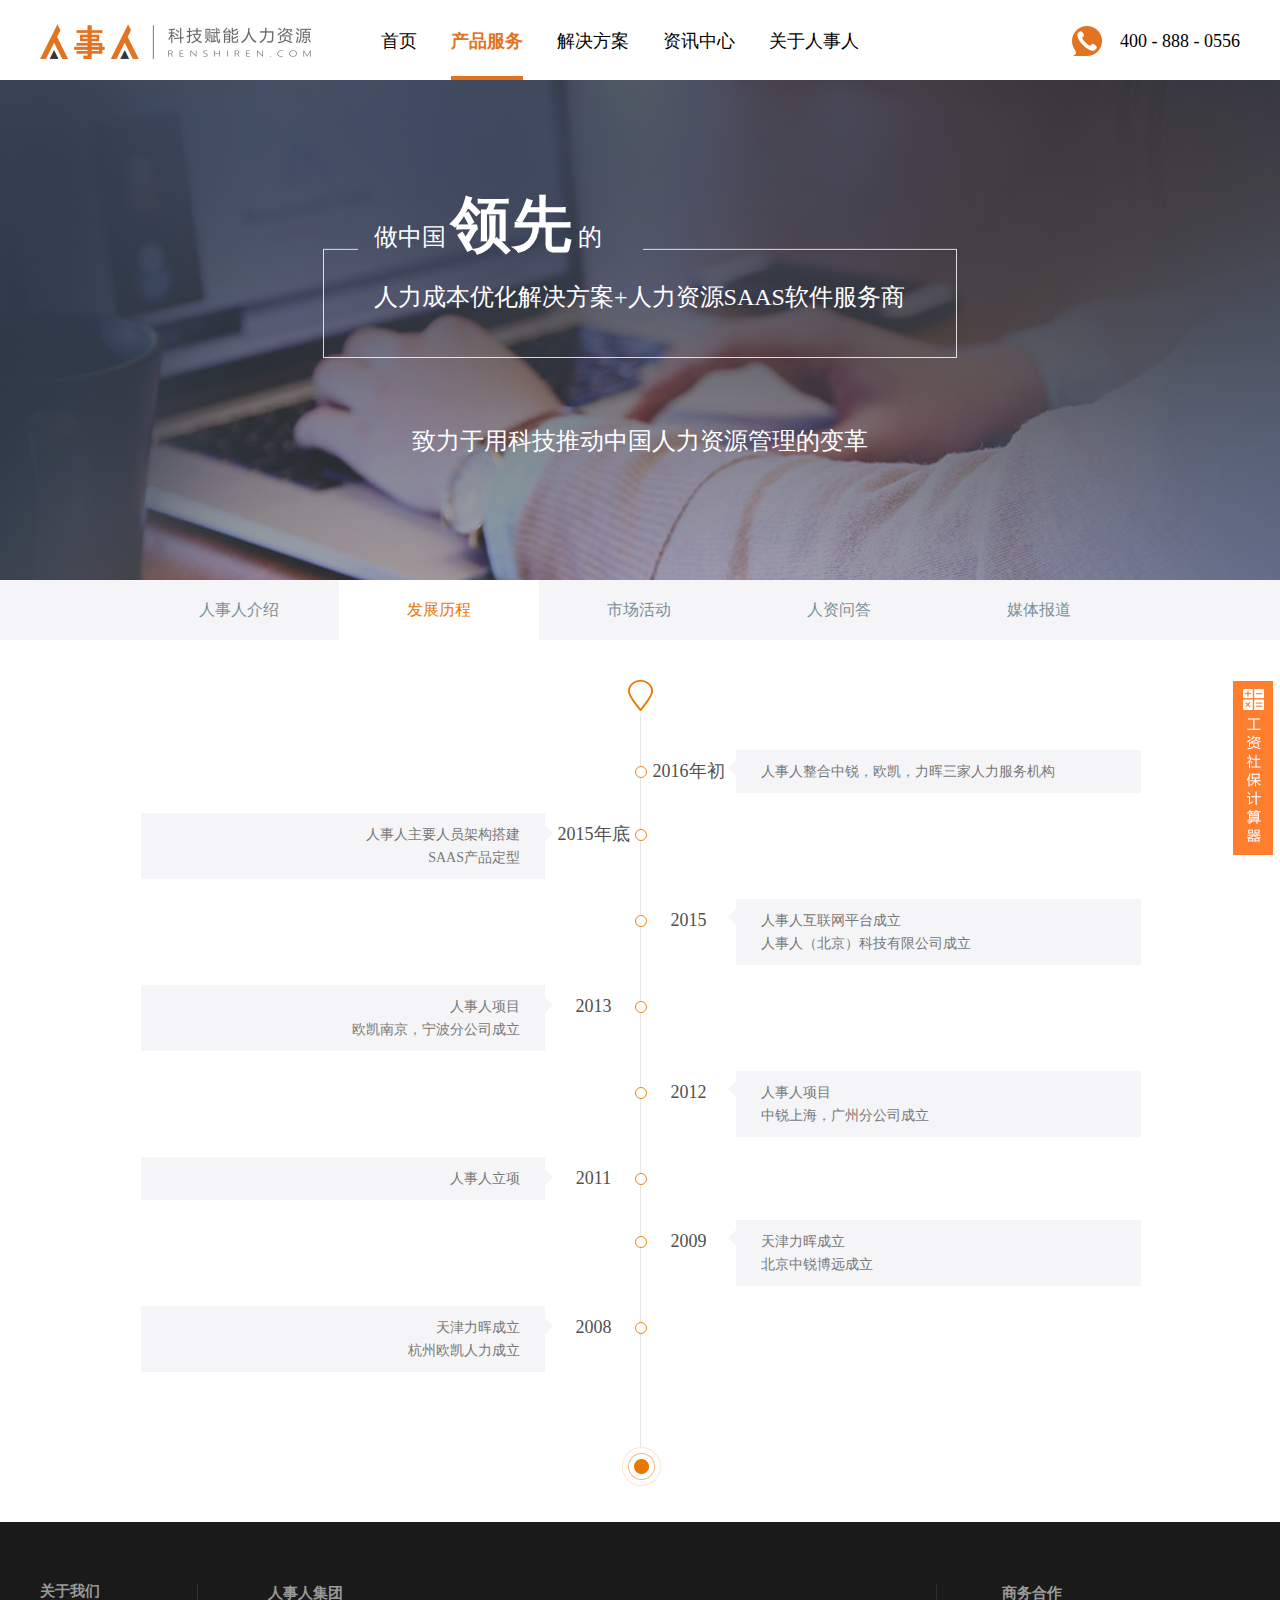
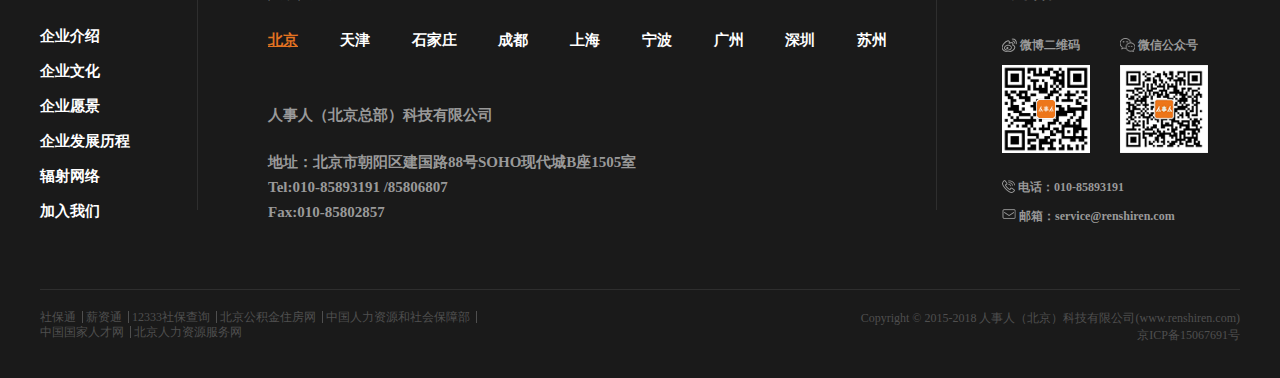
<file: renshiren-index/WebContent/rsr/dev_course.html>
﻿<!DOCTYPE html>
<html>
<head>
    <meta http-equiv="X-UA-Compatible" content="ie=edge">
    <meta http-equiv="X-UA-Compatible" content="IE=edge,chrome=1">
    <meta name="format-detection" content="telephone=no" />
    <meta charset="UTF-8">
    <link rel="icon" href="rsr_images/favicon.ico" type="image/x-icon" />
    <link rel="shortcut icon" href="rsr_images/favicon.ico" type="image/x-icon"/>
    <title>人事人_发展历程</title>
    <meta name="keywords" content="代缴五险一金、薪酬管理、员工福利方案、BPO业务流程外包" />
    <meta name="description" content="人事人，人事服务SAAS云平台，服务热线：400-888-0556 。做中国领先的人力成本优化解决方案与人力资源SAAS软件服务商，致力于用科技推动中国人力资源管理的变革。">
    <link href="rsr_css/reset.min.css" rel="stylesheet" type="text/css">
    <link href="rsr_css/index.css" rel="stylesheet" type="text/css">
    <link href="rsr_css/dev_course.css" rel="stylesheet" type="text/css">
</head>
<body>
<script src="rsr_js/tou.js"></script>
<div class="about_con">
    <div class="w1002 gy_con">
        <p class="gy_top">做中国<em>领先</em>的<br/>人力成本优化解决方案+人力资源SAAS软件服务商</p>
        <p class="about_ms">致力于用科技推动中国人力资源管理的变革</p>
    </div>
</div>
<div class="sub_nav">
    <div class="w1002 sub_list">
        <a href="about.html" title="人事人介绍" >人事人介绍</a>
        <a href="dev_course.html" title="发展历程" class="on">发展历程</a>
	    <a href="marketing_list.html" title="市场活动">市场活动</a>
        <a href="dynamic.html" title="人资问答">人资问答</a>
	<a href="media_list.html" title="媒体报道">媒体报道</a>
    </div>
</div>
<div class="history w1002 clear">
    <div class="his_con clear">
        <i><img src="rsr_images/shebao_top.png" alt=""/></i>
        <dl class="list_year clear">
            <core></core>
            <dt>2016年初</dt>
            <dd>
                <font class="dotes"></font>
                <p>人事人整合中锐，欧凯，力晖三家人力服务机构</p>
            </dd>
        </dl>
        <dl class="list_year clear lcl_con">
            <core id="left_dote"></core>
            <dt class="lcl">2015年底</dt>
            <dd class="font_r">
                <font  class="dotes_r"></font>
                <p>人事人主要人员架构搭建</p>
                <p>SAAS产品定型</p>
            </dd>
        </dl>
        <dl class="list_year clear">
            <core></core>
            <dt>2015</dt>
            <dd>
                <font class="dotes"></font>
                <p>人事人互联网平台成立</p>
                <p>人事人（北京）科技有限公司成立</p>
            </dd>
        </dl>
        <dl class="list_year clear lcl_con">
            <core id="left_dote"></core>
            <dt class="lcl">2013</dt>
            <dd class="font_r">
                <font  class="dotes_r"></font>
               <p>人事人项目</p>
                <p>欧凯南京，宁波分公司成立</p>
            </dd>
        </dl>
        <dl class="list_year clear">
            <core></core>
            <dt>2012</dt>
            <dd>
                <font class="dotes"></font>
                <p>人事人项目</p>
                <p>中锐上海，广州分公司成立</p>
            </dd>
        </dl>
        <dl class="list_year clear lcl_con">
            <core id="left_dote"></core>
            <dt class="lcl">2011</dt>
            <dd class="font_r">
                <font  class="dotes_r"></font>
                <p>人事人立项</p>
            </dd>
        </dl>
        <dl class="list_year clear">
            <core></core>
            <dt>2009</dt>
            <dd>
                <font class="dotes"></font>
                <p>天津力晖成立</p>
                 <p>北京中锐博远成立</p>
            </dd>
        </dl>
        <dl class="list_year clear lcl_con">
            <core id="left_dote"></core>
            <dt class="lcl">2008</dt>
            <dd class="font_r">
                <font  class="dotes_r"></font>
                <p>天津力晖成立</p>
                <p>杭州欧凯人力成立</p>
            </dd>
        </dl>
        <div class="clear"></div>
        <em><img src="rsr_images/shebao_bottom.png" alt=""/></em>
    </div>
</div>
<!--footer-->
<script src="rsr_js/jiao.js"></script>

<script type="text/javascript" src="rsr_js/jquery-1.11.3.min.js"></script>
<script type="text/javascript" src="rsr_js/jquery.SuperSlide.2.1.1.js"></script>
<script type="text/javascript" src="rsr_js/public.js"></script>
<script type="text/javascript" src="rsr_js/about_nav.js"></script>
<script type="text/javascript">
    jQuery(".nav_con").slide({ type:"menu",  titCell:".m", targetCell:".nav_son", effect:"slideDown",delayTime:300, triggerTime:0,});
</script>
</body>
</html>
</file>
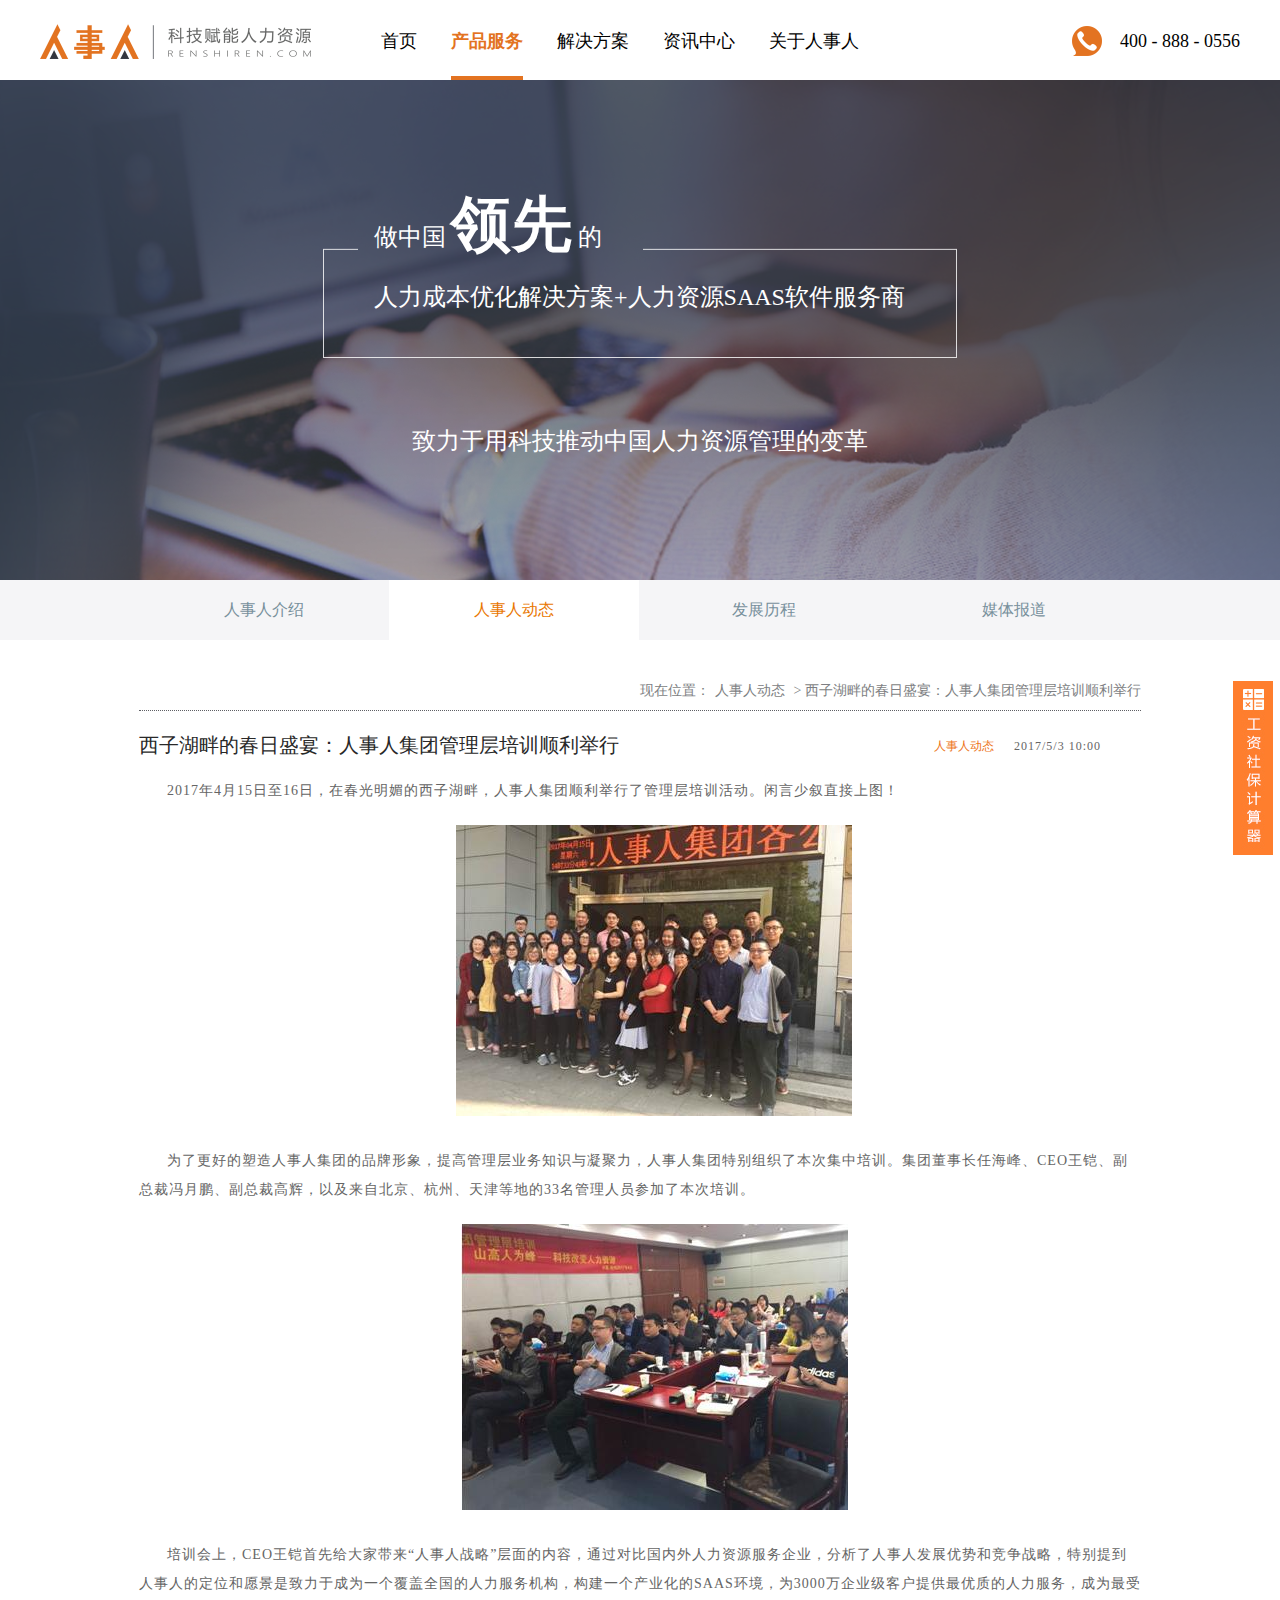
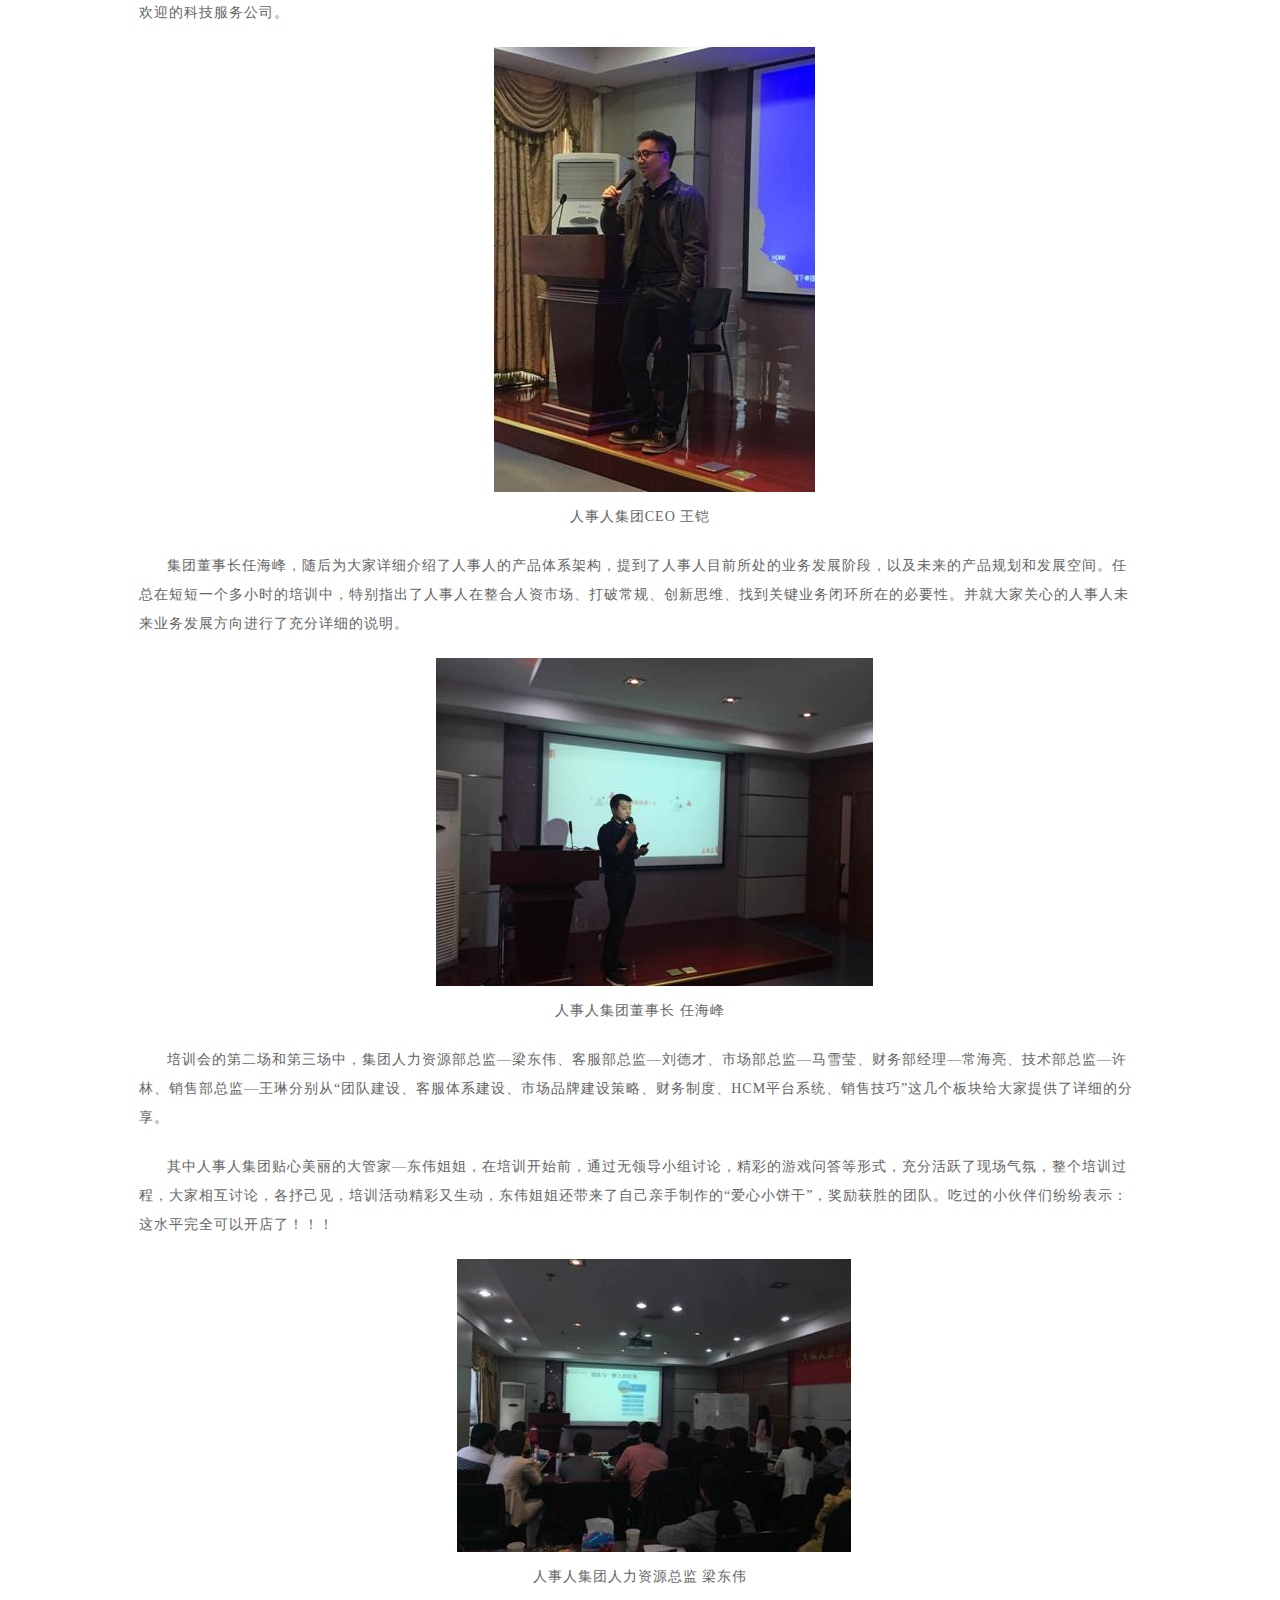
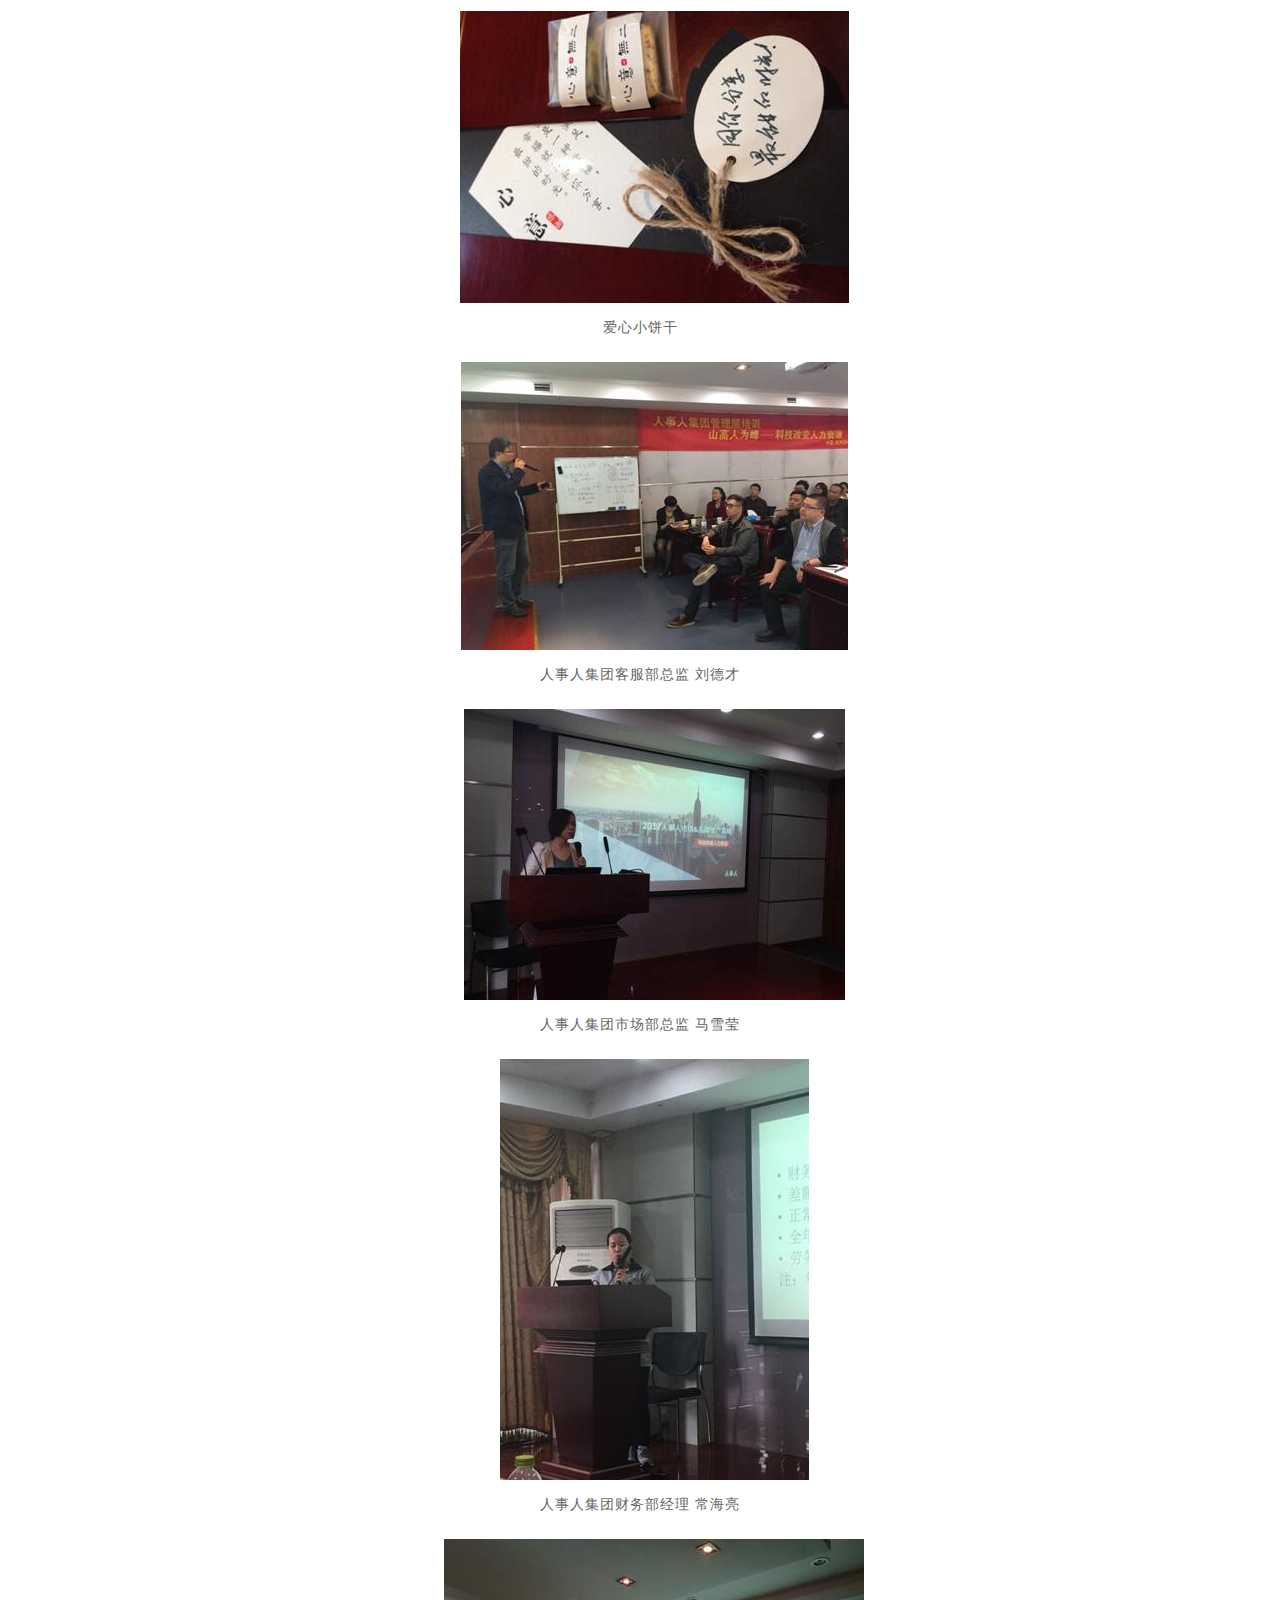
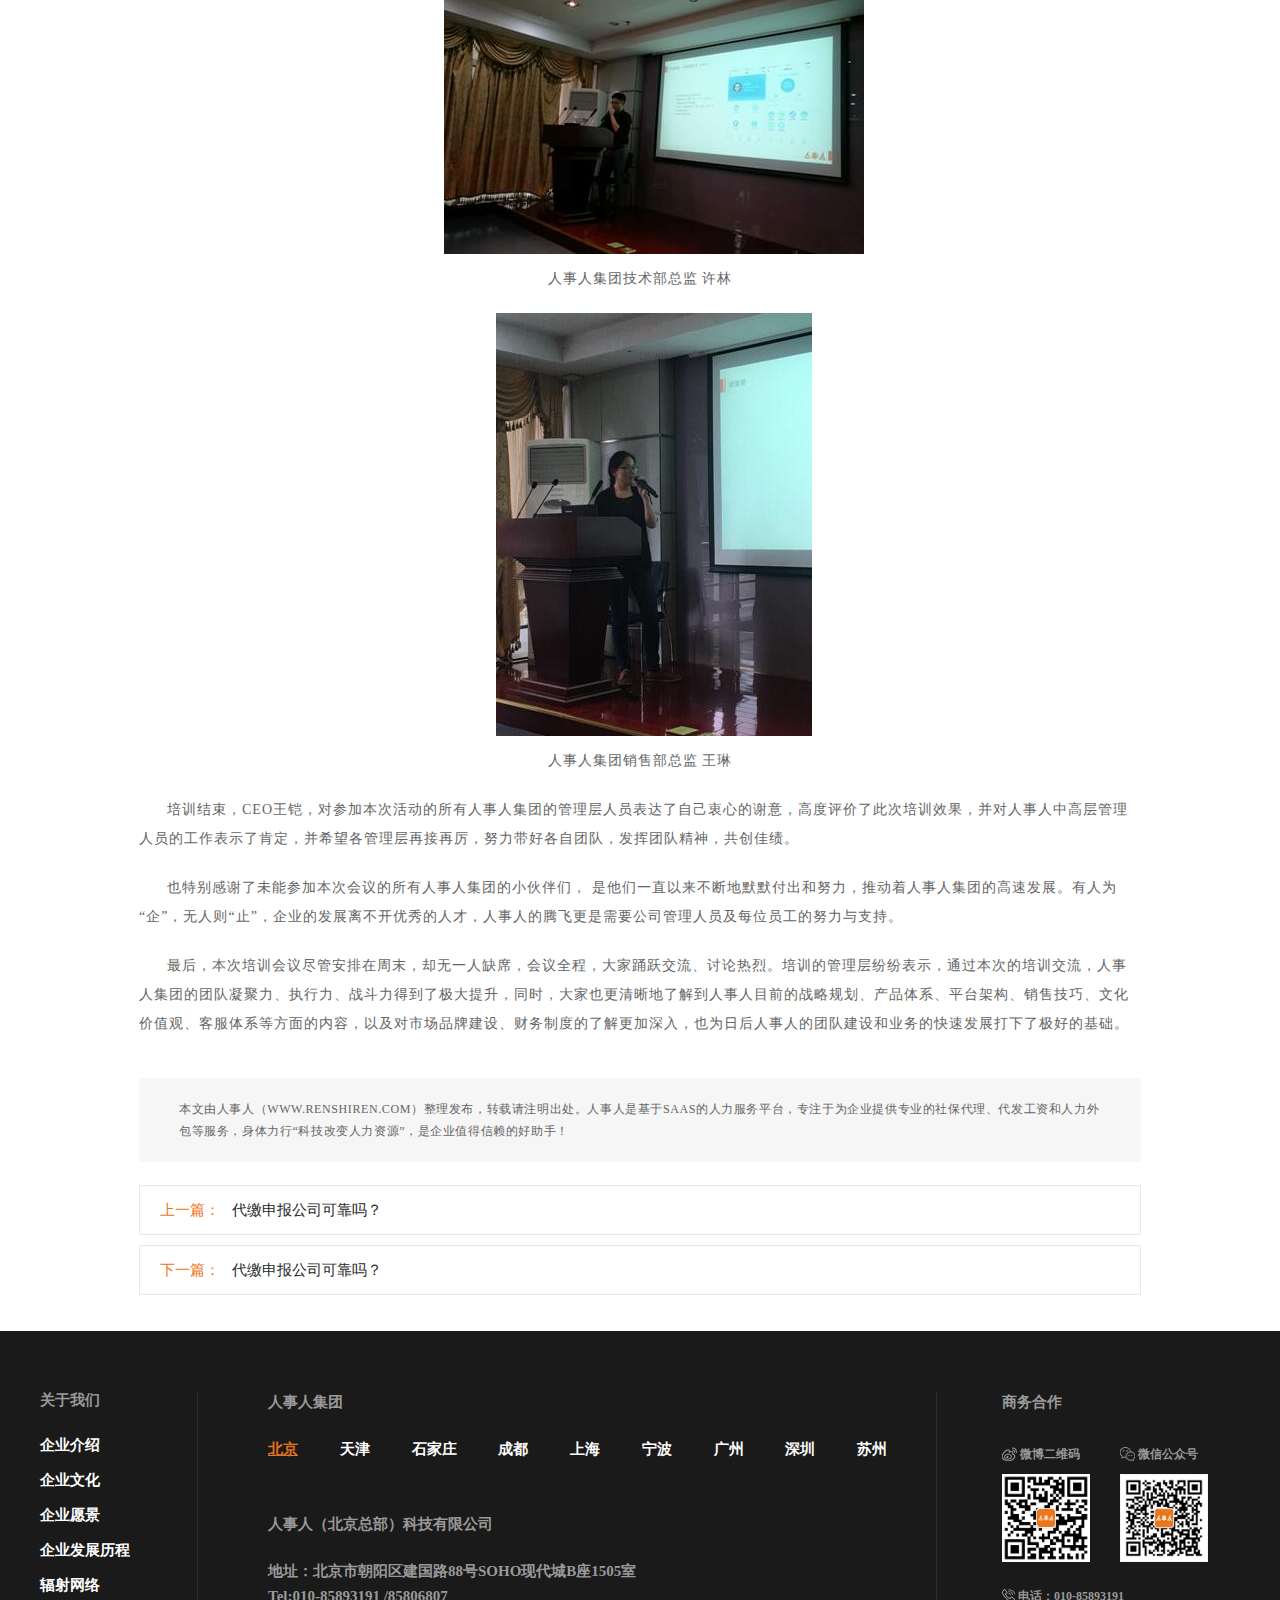
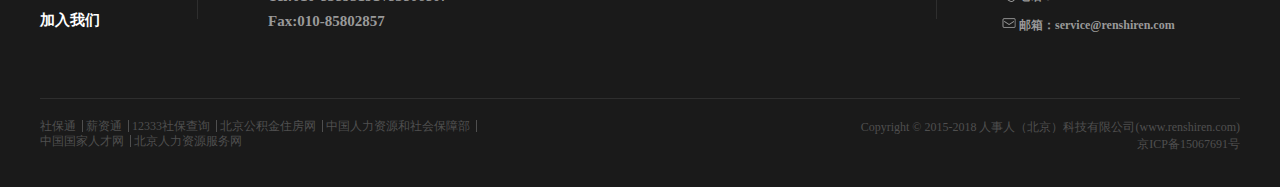
<file: renshiren-index/WebContent/rsr/dt.html>
﻿<!DOCTYPE html>
<html> 
<head>
    <meta http-equiv="X-UA-Compatible" content="ie=edge">
    <meta http-equiv="X-UA-Compatible" content="IE=edge,chrome=1">
    <meta name="format-detection" content="telephone=no" />
    <meta charset="UTF-8">
    <link rel="icon" href="rsr_images/favicon.ico" type="image/x-icon" />
    <link rel="shortcut icon" href="rsr_images/favicon.ico" type="image/x-icon"/>
    <title>人事人_人事人动态</title>
    <meta name="keywords" content="代缴五险一金、薪酬管理、员工福利方案、BPO业务流程外包" />
    <meta name="description" content="人事人，人事服务SAAS云平台，服务热线：400-888-0556 。尽心为企业提供代缴五险一金、薪酬管理、员工福利方案、BPO业务流程外包等专业服务，致力于用科技推动中国人力资源管理的变革。">
    <link href="rsr_css/reset.min.css" rel="stylesheet" type="text/css">
    <link href="rsr_css/index.css" rel="stylesheet" type="text/css">
    <link href="rsr_css/media_dt.css" rel="stylesheet" type="text/css">
</head>
<body>
<script src="rsr_js/tou.js"></script>
<div class="about_con">
    <div class="w1002 gy_con">
        <p class="gy_top">做中国<em>领先</em>的<br/>人力成本优化解决方案+人力资源SAAS软件服务商</p>
        <p class="about_ms">致力于用科技推动中国人力资源管理的变革</p>
    </div>
</div>
<div class="sub_nav">
    <div class="w1002 sub_list">
        <a href="about.html" title="人事人介绍">人事人介绍</a>
        <a href="dynamic.html" title="人事人动态"  class="on">人事人动态</a>
        <a href="dev_course.html" title="发展历程">发展历程</a>
        <a href="media_list.html" title="媒体报道">媒体报道</a>
    </div>
</div>
<div class="w1002 crumbs">
    现在位置：<a href="dynamic.html" title="人事人动态">人事人动态</a> > 西子湖畔的春日盛宴：人事人集团管理层培训顺利举行
</div>
<div class="media_con w1002">
    <div class="media_tt clear">
        <h2>西子湖畔的春日盛宴：人事人集团管理层培训顺利举行</h2>
        <span><a>人事人动态</a><i>2017/5/3 10:00</i></span>
    </div>
    <div class="rsr_article">
        <p>2017年4月15日至16日，在春光明媚的西子湖畔，人事人集团顺利举行了管理层培训活动。闲言少叙直接上图！</p>
        <p class="pic"><img src="rsr_images/kh_1.jpg"/> </p>
        <p>为了更好的塑造人事人集团的品牌形象，提高管理层业务知识与凝聚力，人事人集团特别组织了本次集中培训。集团董事长任海峰、CEO王铠、副总裁冯月鹏、副总裁高辉，以及来自北京、杭州、天津等地的33名管理人员参加了本次培训。</p>
        <p class="pic"><img src="rsr_images/kh_2.jpg"/> </p>
        <p>培训会上，CEO王铠首先给大家带来“人事人战略”层面的内容，通过对比国内外人力资源服务企业，分析了人事人发展优势和竞争战略，特别提到人事人的定位和愿景是致力于成为一个覆盖全国的人力服务机构，构建一个产业化的SAAS环境，为3000万企业级客户提供最优质的人力服务，成为最受欢迎的科技服务公司。</p>
        <p class="pic"><img src="rsr_images/kh_3.jpg"/><br/>人事人集团CEO 王铠 </p>
        <p>集团董事长任海峰，随后为大家详细介绍了人事人的产品体系架构，提到了人事人目前所处的业务发展阶段，以及未来的产品规划和发展空间。任总在短短一个多小时的培训中，特别指出了人事人在整合人资市场、打破常规、创新思维、找到关键业务闭环所在的必要性。并就大家关心的人事人未来业务发展方向进行了充分详细的说明。</p>
         <p class="pic"><img src="rsr_images/kh_4.jpg"/><br/>人事人集团董事长  任海峰 </p>
        <p>培训会的第二场和第三场中，集团人力资源部总监—梁东伟、客服部总监—刘德才、市场部总监—马雪莹、财务部经理—常海亮、技术部总监—许林、销售部总监—王琳分别从“团队建设、客服体系建设、市场品牌建设策略、财务制度、HCM平台系统、销售技巧”这几个板块给大家提供了详细的分享。</p>
        <p>其中人事人集团贴心美丽的大管家—东伟姐姐，在培训开始前，通过无领导小组讨论，精彩的游戏问答等形式，充分活跃了现场气氛，整个培训过程，大家相互讨论，各抒己见，培训活动精彩又生动，东伟姐姐还带来了自己亲手制作的“爱心小饼干”，奖励获胜的团队。吃过的小伙伴们纷纷表示：这水平完全可以开店了！！！</p>
        <p class="pic"><img src="rsr_images/kh_5.jpg"/><br/>人事人集团人力资源总监 梁东伟 </p>
        <p class="pic"><img src="rsr_images/kh_6.jpg"/><br/>爱心小饼干 </p>
        <p class="pic"><img src="rsr_images/kh_7.jpg"/><br/>人事人集团客服部总监  刘德才 </p>
        <p class="pic"><img src="rsr_images/kh_8.jpg"/><br/>人事人集团市场部总监   马雪莹 </p>
        <p class="pic"><img src="rsr_images/kh_9.jpg"/><br/>人事人集团财务部经理   常海亮 </p>
        <p class="pic"><img src="rsr_images/kh_10.jpg"/><br/>人事人集团技术部总监   许林</p>
        <p class="pic"><img src="rsr_images/kh_11.jpg"/><br/>人事人集团销售部总监   王琳 </p>
        <p>培训结束，CEO王铠，对参加本次活动的所有人事人集团的管理层人员表达了自己衷心的谢意，高度评价了此次培训效果，并对人事人中高层管理人员的工作表示了肯定，并希望各管理层再接再厉，努力带好各自团队，发挥团队精神，共创佳绩。</p>
        <p>也特别感谢了未能参加本次会议的所有人事人集团的小伙伴们， 是他们一直以来不断地默默付出和努力，推动着人事人集团的高速发展。有人为“企”，无人则“止”，企业的发展离不开优秀的人才，人事人的腾飞更是需要公司管理人员及每位员工的努力与支持。</p>
        <p>最后，本次培训会议尽管安排在周末，却无一人缺席，会议全程，大家踊跃交流、讨论热烈。培训的管理层纷纷表示，通过本次的培训交流，人事人集团的团队凝聚力、执行力、战斗力得到了极大提升，同时，大家也更清晰地了解到人事人目前的战略规划、产品体系、平台架构、销售技巧、文化价值观、客服体系等方面的内容，以及对市场品牌建设、财务制度的了解更加深入，也为日后人事人的团队建设和业务的快速发展打下了极好的基础。</p>
        
    </div>
    <div class="rsr_ms">
        <p>本文由人事人（WWW.RENSHIREN.COM）整理发布，转载请注明出处。人事人是基于SAAS的人力服务平台，专注于为企业提供专业的社保代理、代发工资和人力外包等服务，身体力行“科技改变人力资源”，是企业值得信赖的好助手！</p>
    </div>
    <div class="ar_siblings">
        <ul>
            <li>上一篇：<a href="#" title="">代缴申报公司可靠吗？</a></li>
            <li>下一篇：<a href="#" title="">代缴申报公司可靠吗？</a></li>
        </ul>
    </div>
</div>
<!--footer-->
<script src="rsr_js/jiao.js"></script>

<script type="text/javascript" src="rsr_js/jquery-1.11.3.min.js"></script>
<script type="text/javascript" src="rsr_js/jquery.SuperSlide.2.1.1.js"></script>
<script type="text/javascript" src="rsr_js/public.js"></script>
<script type="text/javascript" src="rsr_js/about_nav.js"></script>
<script type="text/javascript">
    jQuery(".nav_con").slide({ type:"menu",  titCell:".m", targetCell:".nav_son", effect:"slideDown",delayTime:300, triggerTime:0,});
</script>
</body>
</html>
</file>
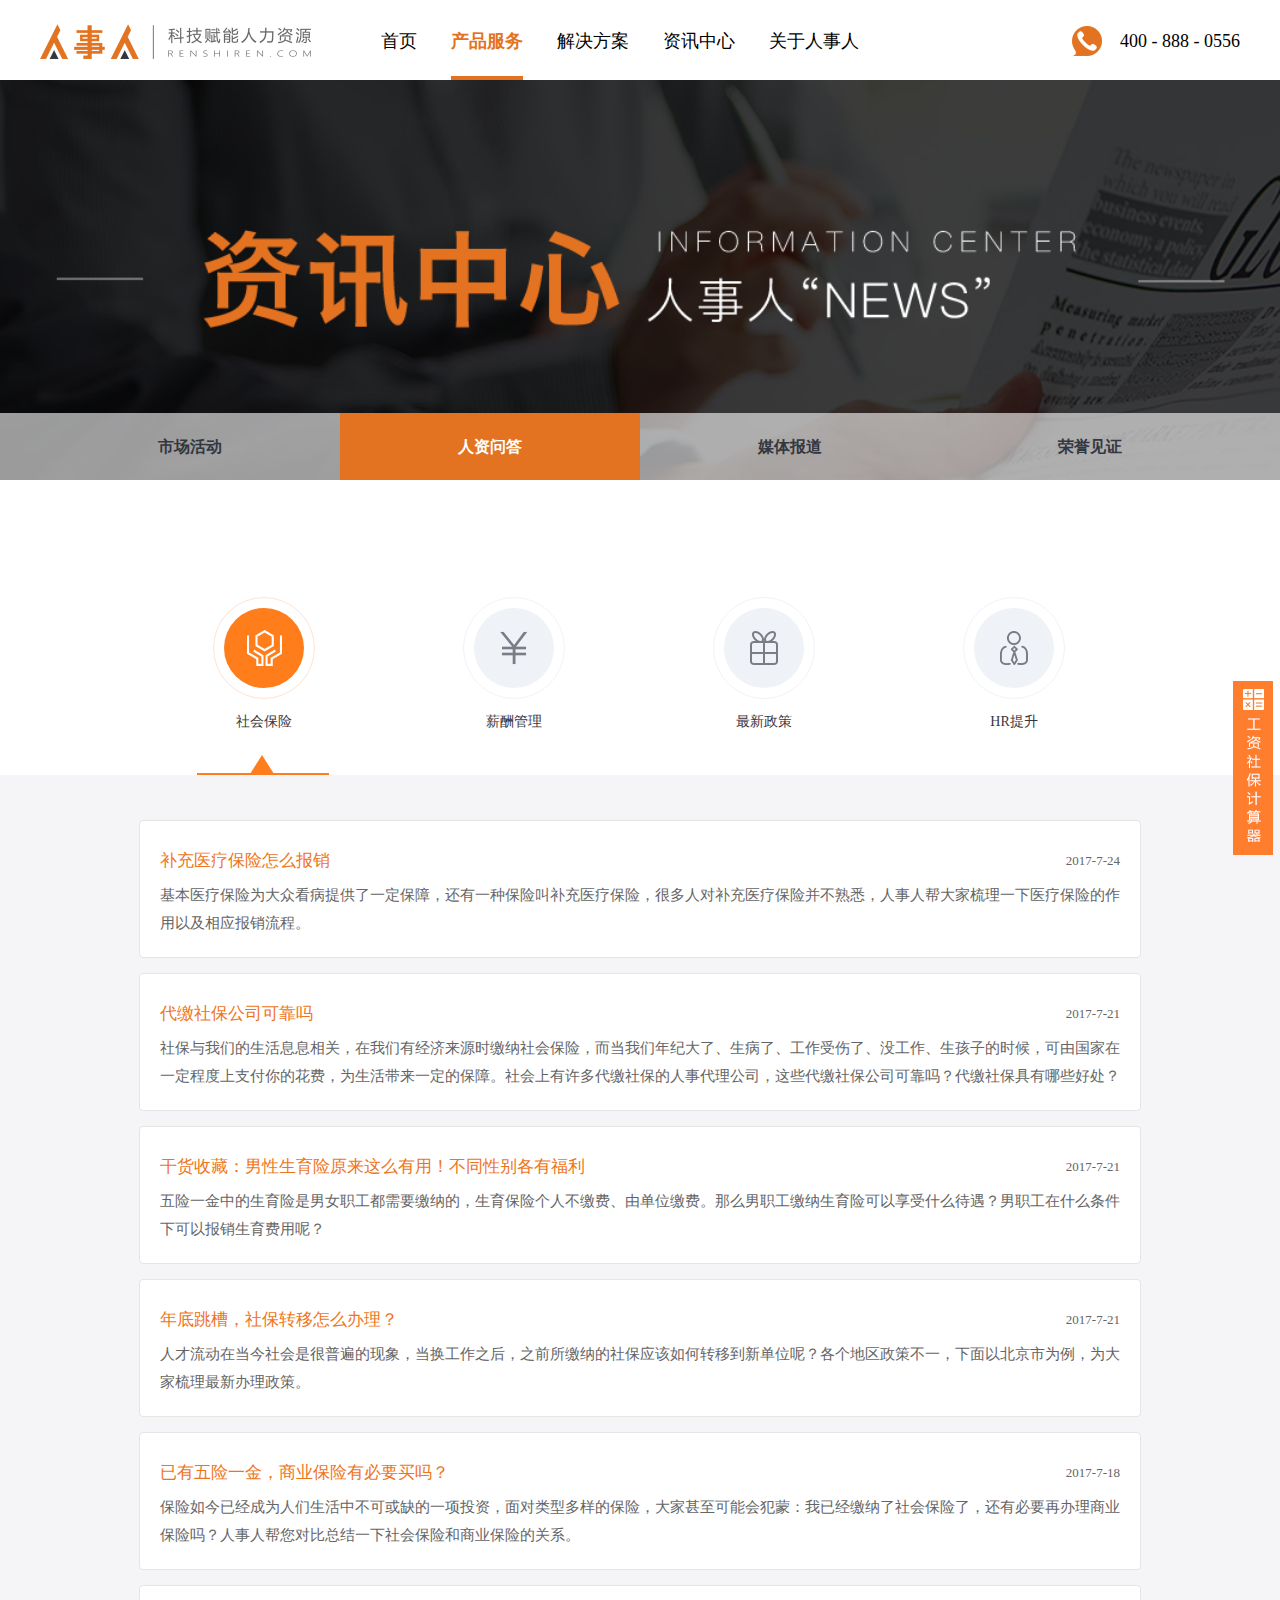
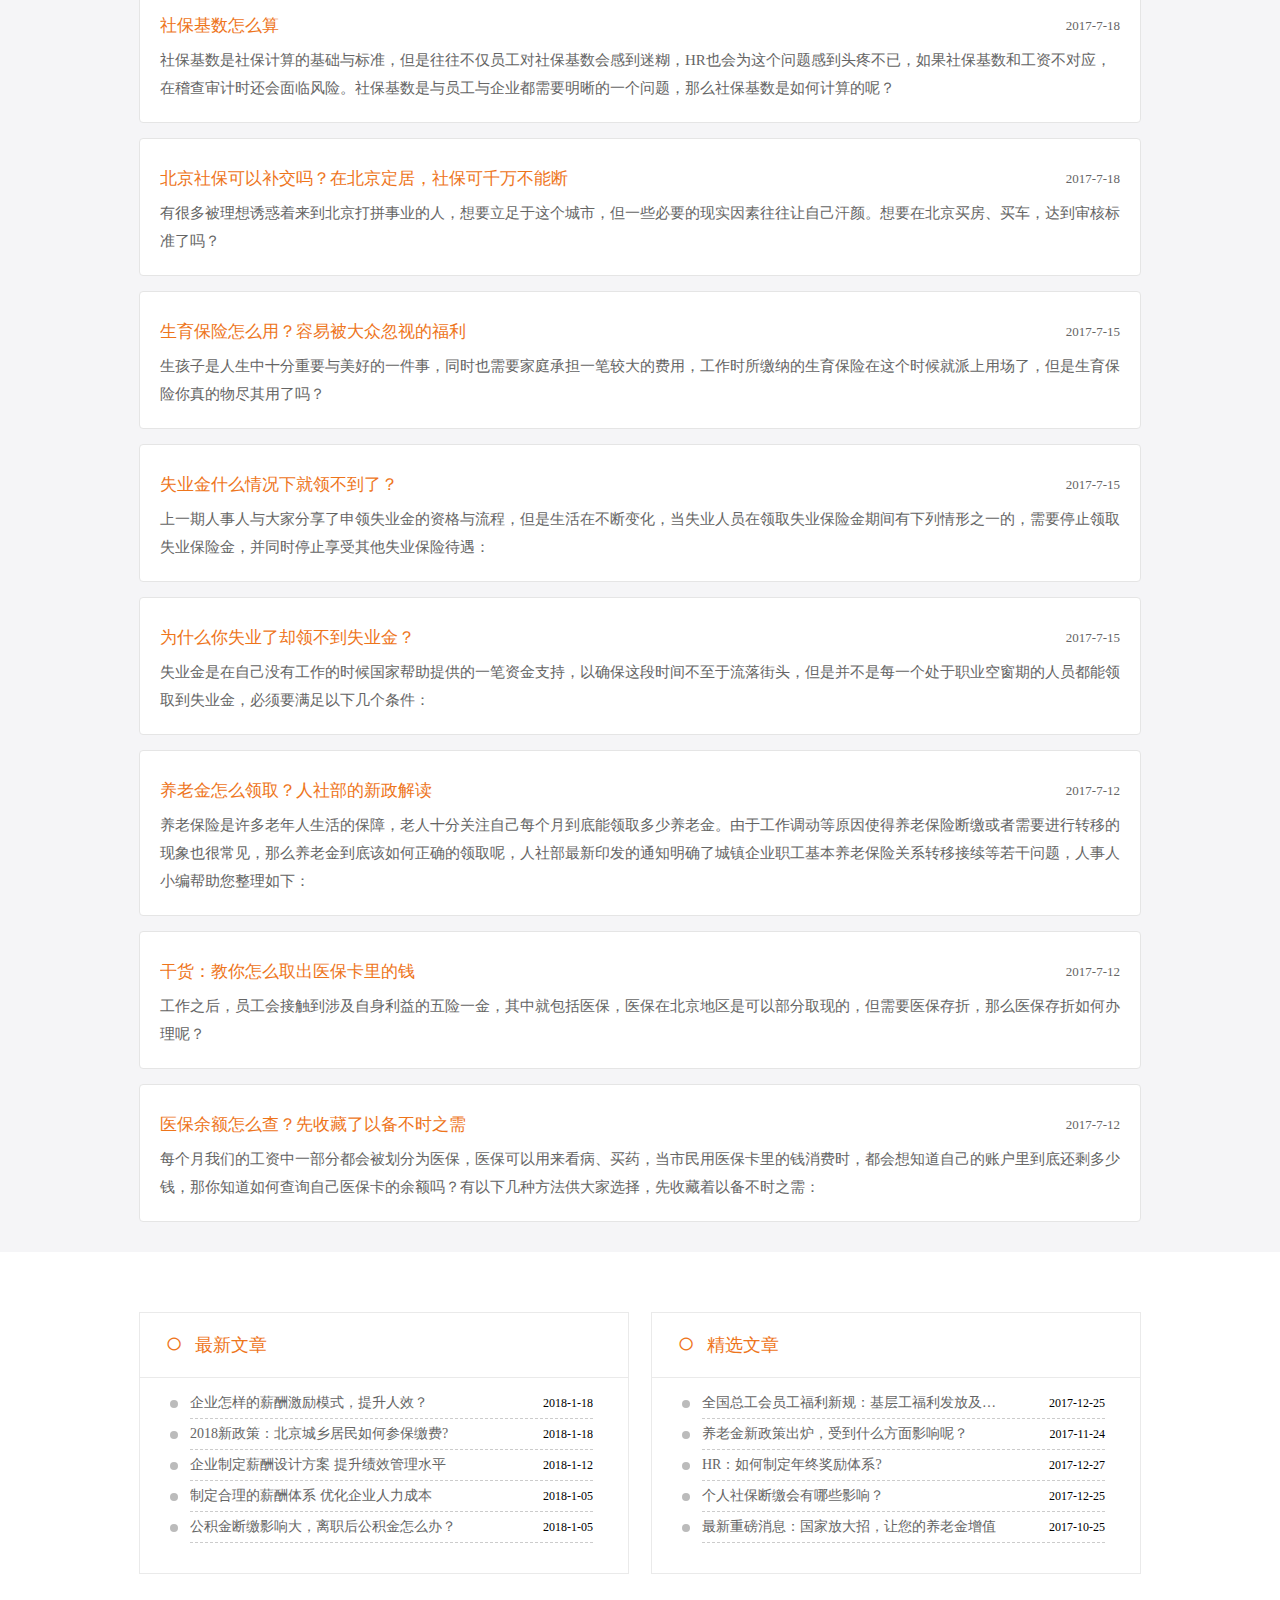
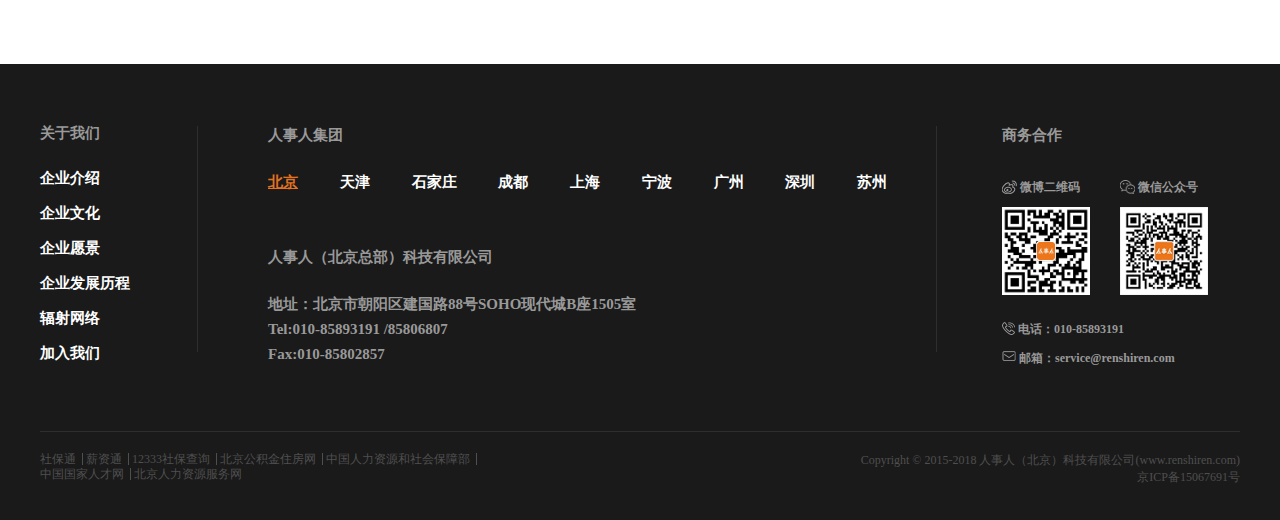
<file: renshiren-index/WebContent/rsr/dynamic.html>
﻿<!DOCTYPE html>
<html>
<head>
    <meta http-equiv="X-UA-Compatible" content="ie=edge">
    <meta http-equiv="X-UA-Compatible" content="IE=edge,chrome=1">
    <meta name="format-detection" content="telephone=no" />
    <meta charset="UTF-8">
    <link rel="icon" href="rsr_images/favicon.ico" type="image/x-icon" />
    <link rel="shortcut icon" href="rsr_images/favicon.ico" type="image/x-icon"/>
    <title>人事人_人资问答</title>
    <meta name="keywords" content="代缴五险一金、薪酬管理、员工福利方案、BPO业务流程外包" />
    <meta name="description" content="人事人，人事服务SAAS云平台，服务热线：400-888-0556 。全方位为企业提供代缴五险一金、薪酬管理、员工福利方案、BPO业务流程外包等专业服务，身体力行“科技改变人力资源”。">
    <link href="rsr_css/reset.min.css" rel="stylesheet" type="text/css">
    <link href="rsr_css/index.css" rel="stylesheet" type="text/css">
    <link href="rsr_css/dynamic_list.css" rel="stylesheet" type="text/css">
</head>
<body>
<script src="rsr_js/tou.js"></script>
<div class="n_infomation-banner"></div>

<div class="n_nav">
    <div class="w1200">
        <a class="n_nav-item" href="./marketing_list.html">市场活动</a>
        <a class="n_nav-item active" href="./dynamic_list.html">人资问答</a>
        <a class="n_nav-item" href="./media_list.html">媒体报道</a>
        <a class="n_nav-item" href="./honor.html">荣誉见证</a>
    </div>
</div>
<div class="rz-s clear">
    <div class="wz_list w1002">
        <ul class="clear">
            <li class="on">
                <span class="w-line"><a class="wd-bg-1 wd-bg1" href="dynamic_list.html"></a></span>
                <span class="w-line-bottom"><a href="dynamic.html">社会保险</a></span>
            </li>
            <li>
                <span class="w-line"><a class="wd-bg-2" href="dynamic_list2.html"></a></span>
                <span><a href="dynamic_list2.html">薪酬管理</a></span>
            </li>
            <li>
                <span class="w-line"><a class="wd-bg-3" href="dynamic_list3.html"></a></span>
                <span><a href="dynamic_list3.html">最新政策</a></span>
            </li>
            <li>
                <span class="w-line"><a class="wd-bg-4" href="dynamic_list4.html"></a></span>
                <span><a href="dynamic_list4.html">HR提升</a></span>
            </li>
        </ul>
    </div>
</div>
<div class="dynamic_con  clear">
    <div class="w1002 wz-con">
        <ul>
            <li>
                <a href="shbx_1.html" title="补充医疗保险怎么报销">补充医疗保险怎么报销</a><span>2017-7-24</span>
                <div class="clear"></div>
                <p>基本医疗保险为大众看病提供了一定保障，还有一种保险叫补充医疗保险，很多人对补充医疗保险并不熟悉，人事人帮大家梳理一下医疗保险的作用以及相应报销流程。</p>
            </li>
            <li>
                <a href="shbx_2.html" title="代缴社保公司可靠吗">代缴社保公司可靠吗</a><span>2017-7-21</span>
                <div class="clear"></div>
                <p>社保与我们的生活息息相关，在我们有经济来源时缴纳社会保险，而当我们年纪大了、生病了、工作受伤了、没工作、生孩子的时候，可由国家在一定程度上支付你的花费，为生活带来一定的保障。社会上有许多代缴社保的人事代理公司，这些代缴社保公司可靠吗？代缴社保具有哪些好处？</p>
            </li>
            <li>
                <a href="shbx_3.html" title="干货收藏：男性生育险原来这么有用！不同性别各有福利">干货收藏：男性生育险原来这么有用！不同性别各有福利</a><span>2017-7-21</span>
                <div class="clear"></div>
                <p>五险一金中的生育险是男女职工都需要缴纳的，生育保险个人不缴费、由单位缴费。那么男职工缴纳生育险可以享受什么待遇？男职工在什么条件下可以报销生育费用呢？</p>
            </li>
            <li>
                <a href="shbx_4.html" title="年底跳槽，社保转移怎么办理？">年底跳槽，社保转移怎么办理？</a><span>2017-7-21</span>
                <div class="clear"></div>
                <p>人才流动在当今社会是很普遍的现象，当换工作之后，之前所缴纳的社保应该如何转移到新单位呢？各个地区政策不一，下面以北京市为例，为大家梳理最新办理政策。</p>
            </li>
            <li>
                <a href="shbx_5.html" title="已有五险一金，商业保险有必要买吗？">已有五险一金，商业保险有必要买吗？</a><span>2017-7-18</span>
                <div class="clear"></div>
                <p>保险如今已经成为人们生活中不可或缺的一项投资，面对类型多样的保险，大家甚至可能会犯蒙：我已经缴纳了社会保险了，还有必要再办理商业保险吗？人事人帮您对比总结一下社会保险和商业保险的关系。</p>
            </li>
            <li>
                <a href="shbx_6.html" title="社保基数怎么算">社保基数怎么算</a><span>2017-7-18</span>
                <div class="clear"></div>
                <p>社保基数是社保计算的基础与标准，但是往往不仅员工对社保基数会感到迷糊，HR也会为这个问题感到头疼不已，如果社保基数和工资不对应，在稽查审计时还会面临风险。社保基数是与员工与企业都需要明晰的一个问题，那么社保基数是如何计算的呢？</p>
            </li>
            <li>
                <a href="shbx_7.html" title="北京社保可以补交吗？在北京定居，社保可千万不能断">北京社保可以补交吗？在北京定居，社保可千万不能断</a><span>2017-7-18</span>
                <div class="clear"></div>
                <p>有很多被理想诱惑着来到北京打拼事业的人，想要立足于这个城市，但一些必要的现实因素往往让自己汗颜。想要在北京买房、买车，达到审核标准了吗？</p>
            </li>
            <li>
                <a href="shbx_8.html" title="生育保险怎么用？容易被大众忽视的福利">生育保险怎么用？容易被大众忽视的福利</a><span>2017-7-15</span>
                <div class="clear"></div>
                <p>生孩子是人生中十分重要与美好的一件事，同时也需要家庭承担一笔较大的费用，工作时所缴纳的生育保险在这个时候就派上用场了，但是生育保险你真的物尽其用了吗？</p>
            </li>
            <li>
                <a href="shbx_9.html" title="失业金什么情况下就领不到了？">失业金什么情况下就领不到了？</a><span>2017-7-15</span>
                <div class="clear"></div>
                <p>上一期人事人与大家分享了申领失业金的资格与流程，但是生活在不断变化，当失业人员在领取失业保险金期间有下列情形之一的，需要停止领取失业保险金，并同时停止享受其他失业保险待遇：</p>
            </li>
            <li>
                <a href="shbx_10.html" title="为什么你失业了却领不到失业金？">为什么你失业了却领不到失业金？</a><span>2017-7-15</span>
                <div class="clear"></div>
                <p>失业金是在自己没有工作的时候国家帮助提供的一笔资金支持，以确保这段时间不至于流落街头，但是并不是每一个处于职业空窗期的人员都能领取到失业金，必须要满足以下几个条件：</p>
            </li>
            <li>
                <a href="shbx_11.html" title="养老金怎么领取？人社部的新政解读">养老金怎么领取？人社部的新政解读</a><span>2017-7-12</span>
                <div class="clear"></div>
                <p>养老保险是许多老年人生活的保障，老人十分关注自己每个月到底能领取多少养老金。由于工作调动等原因使得养老保险断缴或者需要进行转移的现象也很常见，那么养老金到底该如何正确的领取呢，人社部最新印发的通知明确了城镇企业职工基本养老保险关系转移接续等若干问题，人事人小编帮助您整理如下：</p>
            </li>
            <li>
                <a href="shbx_12.html" title="干货：教你怎么取出医保卡里的钱">干货：教你怎么取出医保卡里的钱</a><span>2017-7-12</span>
                <div class="clear"></div>
                <p>工作之后，员工会接触到涉及自身利益的五险一金，其中就包括医保，医保在北京地区是可以部分取现的，但需要医保存折，那么医保存折如何办理呢？</p>
            </li>
            <li>
                <a href="shbx_13.html" title="医保余额怎么查？先收藏了以备不时之需">医保余额怎么查？先收藏了以备不时之需</a><span>2017-7-12</span>
                <div class="clear"></div>
                <p>每个月我们的工资中一部分都会被划分为医保，医保可以用来看病、买药，当市民用医保卡里的钱消费时，都会想知道自己的账户里到底还剩多少钱，那你知道如何查询自己医保卡的余额吗？有以下几种方法供大家选择，先收藏着以备不时之需：</p>
            </li>
        </ul>
    </div><br/><br/>
    <!--    <div class="pages">
               &lt;!&ndash;<a href="#" class="pre_page">上一页</a>&ndash;&gt;
                <a class="" href="dynamic.html">1</a>
                <a class="current" href="dynamic_2.html">2</a>
                &lt;!&ndash;<a href="#" class="next_page"> 下一页</a>&ndash;&gt;
        </div>-->
    <div class="bg-c">
        <div class="hot-wz w1002 clear">
            <script type="text/javascript" src="rsr_js/wz-l.js"></script>
            <script type="text/javascript"src="rsr_js/wz-r.js"></script>
            <!-- <div class="hot-list fl">
                 <span>最新文章</span>
                 <ul>
                     <li class="clear"><a class="fl" href="###">商业保险有必要买么</a><i class="fr">2017-8-8</i></li>
                     <li class="clear"><a class="fl" href="###">商业保险有必要买么</a><i class="fr">2017-8-8</i></li>
                     <li class="clear"><a class="fl" href="###">商业保险有必要买么</a><i class="fr">2017-8-8</i></li>
                     <li class="clear"><a class="fl" href="###">商业保险有必要买么</a><i class="fr">2017-8-8</i></li>
                     <li class="clear"><a class="fl" href="###">商业保险有必要买么</a><i class="fr">2017-8-8</i></li>
                 </ul>
             </div>-->
            <!--<div class="hot-list fr">
                <span>精选文章</span>
                <ul>
                    <li class="clear"><a class="fl" href="###">商业保险有必要买么</a><i class="fr">2017-8-8</i></li>
                    <li class="clear"><a class="fl" href="###">商业保险有必要买么</a><i class="fr">2017-8-8</i></li>
                    <li class="clear"><a class="fl" href="###">商业保险有必要买么</a><i class="fr">2017-8-8</i></li>
                    <li class="clear"><a class="fl" href="###">商业保险有必要买么</a><i class="fr">2017-8-8</i></li>
                    <li class="clear"><a class="fl" href="###">商业保险有必要买么</a><i class="fr">2017-8-8</i></li>
                </ul>
            </div>-->
        </div>
    </div>

</div>
<!--footer-->
<script src="rsr_js/jiao.js"></script>
<script type="text/javascript" src="rsr_js/jquery-1.11.3.min.js"></script>
<script type="text/javascript" src="rsr_js/jquery.SuperSlide.2.1.1.js"></script>
<script type="text/javascript" src="rsr_js/public.js"></script>
<script type="text/javascript" src="rsr_js/about_nav.js"></script>
<script type="text/javascript">
    jQuery(".nav_con").slide({ type:"menu",  titCell:".m", targetCell:".nav_son", effect:"slideDown",delayTime:300, triggerTime:0,});
    $(".wz_list ul li").each(function (index,item) {
        $(item).hover(function () {
            var cc=$(this).find("span:first-child");
            cc.addClass("w-line-hover");
        },function () {
            var cc=$(this).find("span:first-child");
            cc.removeClass("w-line-hover");
        })
    });
</script>
</body>
</html>
</file>
<file: renshiren-index/WebContent/rsr/rsr_css/index.css>
﻿html,body{
    width: 100%;
    min-width: 1280px;
}
body{
    font-family: "Hiragino Sans GB";
}
/*头部样式*/
.font_s14{
    font-size: 14px;
    font-family:"Microsoft YaHei UI Light";
}
.head{
    height: 99px;
    border-bottom: 1px solid #d8d8d8;
    width: 100%;
}
.head_con{
    width: 1002px;
    margin: 0px auto;
    height: 99px;
}
.register{
    height: 45px;
    line-height: 45px;
    text-align: right;
    color: #ff7b17;
    font-size: 16px;
    font-weight: bold;
}
.register a{
    color: #797979;
    font-size: 14px;
    margin-left: 20px;
}
.register a:hover{
    color: #ff7e1c;
}
.nav{
    height: 54px;
}
.nav h1{
    margin-right: 30px;
    width: 245px;
    float: left;
}
.nav h1 a img{
    float: left;
}
.nav h1 a i{
    font-size: 14px;
    width: 116px;
    padding-left: 10px;
    float: right;
    font-weight: normal;
    color: #34373f;
    padding-top: 5px;
}
.rsr_web{
    letter-spacing: 1px;
}


.nav_con{
    float: left;
    line-height: 39px;
    color: #484848;
    height: 54px;
}
.nav_con ul li{
    float: left;
    margin: 0px 30px;
    height: 54px;
    position: relative;
}
.nav_con ul li a{
    color: #484848;
    font-size: 16px;
    height: 49px;
    display: block;
}
.nav_con ul li a:hover{
    border-bottom: 6px solid #ff7b17;
    color: #ff7b17;
}
.home{
    padding: 0px 10px;
}
.margin_l{
    margin-right: 0!important;
    margin-left: 16px!important;
}
.border_none a:hover{
    border: none!important;
}

/*导航下拉*/
.nav_son{
    display: none;
    position: absolute;
    border-top: 1px solid #ff7b17;
    top: 54px;
    left: -55px;
    width: 172px;
    text-align: center;
    background: #fff;
    z-index: 9;
    padding: 10px 0;
    z-index: 99999;
}
/*nav_son em{
    display: block;
    position: absolute;
    top: -20px;
    left: 45%;
    width: 0;
    height: 0;
    border-style:solid;
    border-color: transparent;
    overflow: hidden;
    cursor: pointer;
    border-width: 10px;
    border-bottom-color: #ff7b17;
    z-index: 99;
}*/
.nav_son_about{
    width: 130px;
    left: -25px;
}
.point{
    display: none;
    position: absolute;
    top: 30px;
    left: 45%;
}
.m:hover .point{
    display: block;
}
.nav_son a{
    border: none!important;
    height: 40px!important;
    line-height: 40px!important;
}
.nav_son a:hover{
    border: none!important;
}
/*footer*/
.footer{
    width: 100%;
    height: 240px;
    background: url("../rsr_images/slogan.png") no-repeat center #292f36;
}
.foot{
    width: 1002px;
    margin: 0 auto;
    text-align: center;
    line-height: 240px;
    font-size: 36px;
    color: #fff;
}
.foot strong{
    color: #ed751a;
}
.footer_con{
    width: 100%;
    background: #282e37;
    padding: 52px 0px 0px 0px;
    border-bottom: 1px solid #4b4f57;
}
.address{
    width: 1002px;
    margin: 0 auto;
}
.add_l{
    width: 548px;
    float: left;
}
.add_l p{
    font-size: 18px;
    color: #fff;
}
.add_title ul{
    padding: 25px 0px 43px 0px;
}
.add_title ul li{
    width: 47px;
    height: 24px;
    line-height: 24px;
    color: #737576;
    float: left;
    text-align: center;
    background: #1c2025;
    margin-right: 17px;
    margin-bottom: 10px;
}
.add_title ul li a{
    color: #737576;
    font-size: 14px;
}
.add_title ul li.on a{
    color: #fff;
}
.add_con{
    height: 150px;
}
.add_con p{
    color: #9e9fa2;
    font-size: 14px;
    line-height: 25px;
    padding-bottom: 15px;
}
.server{
    width: 150px;
    float: left;
    padding-left: 20px;
}
.server  dt{
    font-size: 18px;
    color: #fff;
    padding-bottom: 25px;
}
.server dd{
    font-size: 14px;
    color: #9e9fa2;
    line-height: 26px;
}
.server dd a{
    color: #9e9fa2;
}
.teamwork{
    float: left;
}
.teamwork dt{
    font-size: 18px;
    color: #fff;
    padding-bottom: 25px;
}
.teamwork dd{
    color: #9e9fa2;
    font-size: 14px;
    line-height: 25px;
}
.teamwork dd a{
    color: #9e9fa2;
}
.qr_code{
    padding-top: 30px;
}
.qr_code a{
    width: 85px;
    color: #9e9fa2;
    text-align: center;
    display: inline-block;
    margin-right: 10px;
    float: left;
}
.e_webo{margin-right: 0px!important;}
.add_r{
    width: 450px;
    border-left: 1px solid #3e434b;
    float: left;
}
.link{
    background: #1c2025;
    width: 100%;
    border-bottom: 1px solid #414448;
}
.link_con{
    width: 1002px;
    margin: 0 auto;
}
.link_con span{
    width: 88px;
    color: #fff;
    font-size: 16px;
    line-height: 56px;
    float: left;
}
.link_con p{
    width: 900px;
    float: left;
    padding-top: 16px;
    padding-bottom: 12px;
}
.link_con p a{
    display: inline-block;
    font-size: 14px;
    color: #fff;
    margin: 0px 20px;
    line-height: 26px;

}
.copy{
    width: 100%;
    background: #1c2025;
}
.copy_con{
    height: 85px;
    line-height: 85px;
    text-align: center;
    color: #626262;
    font-size: 12px;
}
/*反馈弹窗*/
.feed_back{
    width: 100%;
    height: 100%;
    background:rgba(299,299,299,0.3);
    left: 0;
    top: 0;
    z-index: 9;
    display: none;
    position: fixed;
}
.back_con{
    width: 577px;
    height:300px;
    border: 1px solid #d3d3d3;
    top:0;
    left:0;
    bottom:0;
    right: 0;
    margin: auto;
    background: #fff;
    background:rgba(255,255,255,1);
    position: absolute;
    z-index: 9;
}
.tt{
    height: 70px;
    text-align: center;
    background: #f7f7f7;
    color: #3c3c3c;
    font-size: 16px;
    position: relative;
}
.tt p{
    line-height: 70px;
}
.close_box{
    font-size: 24px;
    color: #c3c3c3;
    right: 20px;
    top: 25px;
    width: 20px;
    height: 20px;
    line-height: 20px;
    position: absolute;
    cursor: pointer;
    display: inline-block;
}
.tt_con{
    padding:20px 60px 0 50px;
}
.tt_con p{
    color: #505050;
    line-height: 22px;
    font-size: 14px;
    letter-spacing: 1px;
    padding-bottom: 12px;
}
.tt_con p span{
    float: left;
    width: 90px;
    line-height: 42px;
}
.tt_con p span i{
    color: #f07432;
    font-style: normal;
    padding-right: 5px;
}
.tt_con p textarea{
    padding: 6px 10px;
    width: 355px;
    height: 78px;
    border: 1px solid #dcdcdc;
    float: right;
    font-family: "Microsoft YaHei";
    color: #505050;
    resize: none;
}
.tt_con p input{
    float: left;
    font-family: "Microsoft YaHei";
    color: #505050;
    border: 1px solid #dcdcdc;
    padding: 6px 10px;
    height: 28px;
    width: 355px;
}
p.submit_btn{
    text-align: center;
    padding-top: 15px;
    padding-bottom: 0;
}
p.submit_btn button {
    margin: 0 auto;
    width: 140px;
    height: 38px;
    text-align: center;
    background: #f07432;
    color: #fff;
    font-size: 14px;
    border: none;
    outline: none;
    font-family: "Microsoft YaHei", 微软雅黑;
    border-radius: 19px;
    cursor: pointer;
}
p.submit_btn button:hover{
    background: #fff;
    color: #f07432;
    border: 1px solid #f07432;
}
/*返回顶部*/
.fixbar{
    width: 38px;
    height: auto;
    position: fixed;
    z-index: 9;
    right: 0;
    bottom: 260px;
}
.fixbar a{
    width: 38px;
    height: 38px;
    display: none;
    cursor: pointer;
}
.sitemap{
    font-size: 14px;
    width: 1002px;
    margin: 0px auto;
    height: 40px;
    line-height: 40px;
    font-weight: bold;
}
.sitemap a{
    color:#d6722b;
    font-size: 14px;
    padding-right: 60px;
}
/*public 分页*/
/*分页*/
.pages{
    padding: 30px 0px 40px 0px;
    text-align: center;
}

.pages  a{
    width: 50px;
    height:40px;
    line-height: 38px;
    text-align: center;
    border: 1px solid #e5e5e5;
    display: block;
    margin-right: 7px;
    display:inline-block;
    color: #979797;
}
.pages a.current{
    background: #ed751a;
    color: #fff;
    border: 1px solid #ed751a;
}
.pages a:hover{
    background: #ed751a;
    color: #fff;
    border: 1px solid #ed751a;
}
.pages a.next_page{
    width: 71px!important;
    text-align: center!important;
}
.pages a.pre_page{
    width: 71px!important;
    text-align: center!important;
}
.e_Email{
    color: #505050;
    text-decoration: none;
}
*::-webkit-scrollbar
{
    width: 15px!important;
    margin-left: 0px!important;
    background-color:#f1f1f1!important;
}
*::-webkit-scrollbar-thumb
{
    border-radius:0px!important;
    background-color: #c1c1c1!important;
}
/***社保计算器**/
#jsq{
    width: 40px;  height: 174px; position: fixed;
    right: 7px;
    bottom: 45px;
    cursor: pointer;
    background: url("../rsr_images/jsq_bg.jpg") no-repeat center;
    z-index: 99999;
}
#jsq:hover{
    background: url("../rsr_images/jsq_bg2.jpg") no-repeat center;
}
#newBridge .icon-right-center {
    right: 7px!important;
    top: 50%;
    left: auto;
    bottom: auto;
    margin: -25px 0 0 0;
}
#cnzz_stat_icon_1262640505{
    display: none;
}

/* common */
.n_infomation-banner{
    width: 100%;
    height: 400px;
    background: url(../rsr_images/n_banner_news.png) no-repeat center center;
    background-size: cover;
  }
  
  .w1200{
    width: 1200px;
    margin: 0 auto;
  }
  
  /* n_nav start */
  .n_nav{
    height: 67px;
    position: relative;
    top: -67px;
    background:rgba(255,255,255,0.6);
    /* opacity:0.6; */
  }
  
  .n_nav-item{
    float: left;
    width: 25%;
    height: 100%;
    color: #33373F;
    font-size:16px;
    font-weight:bold;
    text-align: center;
    line-height: 67px;
  }
  
  .n_nav-item.active{
    background: #E37321;
    color: #fff;
  }
  
  /* n_nav end */

  

/* n_footer start */
.n_footer{
    width: 100%;
    height: 332px;
    background: #1A1A1A;
    padding-top: 62px;
    padding-bottom: 62px;
}

.w1200{
    width: 1200px;
    margin: auto;
}

.n_footer-t{
   padding-bottom: 50px;
   border-bottom: 1px solid #2E2E2E;
}

.n_footer-tl,.n_footer-tm,.n_footer-tr{
    float: left;
}

.n_footer-tl{
    width: 157px;
    font-size:15px;
}

.n_footer-tl_title{
    display: block;
    color: #999;
    font-weight:bold;
    line-height: 1;
    margin-bottom: 30px;
}

.n_footer-tl_a{
    display: block;
    color: #fff;
    font-weight:bold;
    line-height: 1;
    margin-bottom: 20px;
}

.n_footer-tl_a:hover{
    cursor: pointer;
}

.n_footer-tl_a:link, .n_footer-tl_a:visited, .n_footer-tl_a:hover,.n_footer-tl_a:active{
    color: #fff;
}

.n_footer-tm{
    width: 668px;
    height: 226px;
    border-left: 1px solid #2E2E2E;
    border-right: 1px solid #2E2E2E;
    padding-left: 70px;
    font-size: 15px;
}

.n_footer-tm-title{
    font-weight:bold;
    color: #999;
    margin-bottom: 30px;
}

.n_footer-tm_sel-btn{
    line-height: 1;
    margin-bottom: 60px;
}

.n_footer-tm_sel-btn span{
    display: inline-block;
    margin-right: 38px;
    font-weight:bold;
    color: #fff;
}

.n_footer-tm_sel-btn span:hover{
    cursor: pointer;
}

.n_footer-tm_sel-btn .n_footer-tm_sel-btn-active{
    color: #E37321;
    text-decoration:underline;
    cursor: pointer;
}

.n_footer-tm_sel-btn span:last-child{
    margin-right: 0;
}

.n_footer-tm_sel-item{
    font-weight:bold;
    color: #999;
    line-height: 1;
    display: none;
}

.n_footer-tm_sel-item.active{
    display: block;
}

.n_footer-tm_sel-item_name{
    margin-bottom: 27px;
}

.n_footer-tm_sel-item_info-i{
    line-height: 25px;
}

.n_footer-tr{
    padding-left: 65px;
}

.n_footer-tr_title{
    font-size:15px;
    font-weight:bold;
    color: #999;
    margin-bottom: 35px;
}

.n_footer-tr_media{
    padding-bottom: 26px;
}

.n_footer-tr_media-item{
    float: left;
    margin-right: 30px;
}

.n_footer-tr_media-item_line{
    line-height: 1;
    padding-bottom: 13px;
    color: #999;
}

.n_footer-tr_media-item_icon{
    width: 15px;
    height: 14px;
    vertical-align: middle;
}

.n_footer-tr_media-item_line span{
    display: inline-block;
    font-size:12px;
    font-weight:bold;
    color: #999;
    vertical-align: middle;
}

.n_footer-tr_media-item_pic{
    width: 88px;
    height: 88px;
}

.n_footer-tr_contact{
    margin-bottom: 16px;
    line-height: 1;
    color: #999;
    font-size:12px;
    font-weight:bold;
}

.n_footer-tr_contact-tel{
    width: 13px;
    height: 13px;
    vertical-align: middle;
}

.n_footer-tr_contact span{
    display: inline-block;
    vertical-align: middle;
}

.n_footer-tr_contact-mail{
    width: 14px;
    height: 10px;
}

.n_footer-b{ 
    padding-top: 20px;
    font-size:12px;
    font-weight:normal;
    color: #4F4F4F;
}

.n_footer-bl{
    float: left;
    width: 484px;
}

.n_footer-bl_link:link,.n_footer-bl_link:visited,.n_footer-bl_link:active{
    color: #4F4F4F;
}

.n_footer-bl_link:hover{
    color: #fff;
}

.n_footer-bl_link{
    color: #4F4F4F;
    display: inline-block;
    line-height: 1;
    padding-right: 6px;
    border-right: 1px solid #4F4F4F;
}

.n_footer-bl_link:last-child{
    border-right: none;
}

.n_footer-copyright{
    float: right;
}

.n_footer-copyright_txt{
    text-align: right;
}

/* n_footer end */


.n_header-wrap{
    height: 80px;
}

.n_header{
    width: 1200px;
    margin: 0 auto;
    padding-top: 24px;
    /* padding-bottom: 21px; */
    box-sizing: border-box;
}

.n_header-logo{
    float: left;
    width: 271px;
    height: 35px;
    margin-right: 70px;
}

.n_header-item_wrap{
    float: left;
    color: #000;
    height: 56px;
}

.n_header-item_wrap-sel{
    float: left;
    margin-right: 34px;
    height: 100%;
}

.n_header-item,
.n_header-item:link,
.n_header-item:visited,
.n_header-item:hover,
.n_header-item:active{
    color: #000;
    font-size:18px;
    line-height: 35px;
}

.n_header-item_wrap-sel.active .n_header-item{
    color: #E37321;
    font-weight:bold;
}

.n_header-subitem,
.n_header-subitem:link,
.n_header-subitem:visited,
.n_header-subitem:hover,
.n_header-subitem:active{
    color: #000;
    font-size:18px;
}


.n_header-threeitem,
.n_header-threeitem:link,
.n_header-threeitem:visited,
.n_header-threeitem:hover,
.n_header-threeitem:active{
    color: #000;
    font-size:18px;
}

.n_header-item_wrap-sel{
    position: relative;
}

.n_header-item_wrap-sel.active:after{
    content: '';
    display: block;
    position: absolute;
    height: 4px;
    width: 100%;
    background: #E37321;
    bottom: 0px;
}

.n_header-tel_wrap{
    padding-top: 2px;
    float: right;
}

.n_header-tel-icon{
    width: 30px;
    height: 30px;
    margin-right: 15px;
    vertical-align: middle;
}

.n_header-tel-txt{
    display: inline-block;
    vertical-align: middle;
    font-size:18px;
    color: #000;
}

.n_header-item_wrap-sel:hover .n_header-item{
    color: #E37321;
}

.n_header-subitem_pannel{
    display: none;
    position: absolute;
    width: 176px;
    background: #fff;
    z-index: 1;
    left: 50%;
    transform: translateX(-50%);
    -webkit-transform: translateX(-50%);
    -moz-transform: translateX(-50%);
    -ms-transform: translateX(-50%);
    -o-transform: translateX(-50%);
    top: 54px;
    border-top: 2px solid #E37321;
    box-shadow: 0px 0px 4px #ccc;
}

.n_header-subitem_pannel:before{
    content: '';
    display: block;
    position: absolute;
    left:50%;
    transform: translateX(-50%);
    -webkit-transform: translateX(-50%);
    -moz-transform: translateX(-50%);
    -ms-transform: translateX(-50%);
    -o-transform: translateX(-50%);
    top: -16px;
    width: 0;
    height: 0;
    border: 8px solid;
    border-color: transparent transparent #E37321;
}

.n_header-subitem{
    height: 51px;
    display: block;
    text-align: center;
    line-height: 51px;
}

.n_header-subitem:hover{
    background: #f3f3f3;
    color: #E37321;
    font-weight: bold;
}

.n_header-subitem_wrap{
    position: relative;
}

.n_header-threeitem_pannel{
    position: absolute;
    left: 176px;
    top: 0px;
    background: #fff;
    box-shadow: 0px 0px 4px #ccc;
    display: none;
}

.n_header-threeitem{
    width: 176px;
    height: 51px;
    display: block;
    text-align: center;
    line-height: 51px;
}

.n_header-threeitem:hover{
    background: #f3f3f3;
    color: #E37321;
    font-weight: bold;
}

.n_show1pannel:hover .n_show1pannel_1{
    display: block;
}

.n_show2pannel:hover .n_show2pannel_1{
    display: block;
}


/* n_system */

.n_system{
    width: 100%;
    height: 692px;
    overflow: hidden;
}

.n_system_banner{
    height: 692px;
    padding-top: 123px;
    box-sizing: border-box;
}

.n_system_fl{
    float: left;
}

.n_system-title{
    font-size:44px;
    font-weight:bold;
    /* font-style:italic; */
    color: #ED8335;
    line-height: 1;
    padding-top: 22px;
    padding-bottom: 34px;
}

.n_system-p{
    font-size:14px;
    /* font-style:italic; */
    color: #3E4249;
}

.n_system-pannel{
    padding-top: 51px;
    padding-bottom: 51px;
}

.n_system-pannel_item{
    float: left;
    width: 65px;
    margin-right: 86px;
    text-align: center;
}

.n_system-pannel .n_system-pannel_item:last-child{
    margin-right: 0px;
}

.n_system-pannel_item-pic{
    width: 65px;
    height: 65px;
    margin-bottom: 28px;
}

.n_system-pannel_item-p{
    font-size:16px;
    color: #3E4249;
}

.n_system-link{
    display: block;
    width:253px;
    height:64px;
    background: #E37321;
    border-radius:32px;
    text-align: center;
    line-height: 64px;
    color: #fff;
    font-size:26px;
}

.n_system_fr{
    float: right;
}

.n_system_fr-cover{
    width: 547px;
    height: 411px;
}  

.n_system-faxin{
    background: url(../rsr_images/n_system-faxin-cover.png) no-repeat center center;
    background-size: cover;
}

.n_system-staff{
    background: url(../rsr_images/n_system-staff-cover.jpg) no-repeat center center;
    background-size: cover;
}

.n_system-lgb{
    background: url(../rsr_images/n_system-lgb-cover.jpg) no-repeat center center;
    background-size: cover;
}

.n_system_hd {
    position: relative;
    top: -63px;
    width: 276px;
    margin: 0 auto;
}

.n_system_hd ul li{
    float: left;
    width: 56px;
    height: 6px;
    background: #B9B9B9;
    margin-right: 36px;
    overflow: hidden;
    color: rgba(0,0,0,0);
    cursor: pointer;
}

.n_system_hd ul li.on{
    background: #E37321;
}

.n_system-n_bpo{
    box-sizing: border-box;
    height: 692px;
    background: url(../rsr_images/n_system-faxin-cover.png) no-repeat center center;
    background-size: cover;
}

.n_system-n_bpo-banner .n_system_fr {
    width: 547px;
    height: 411px;
    background: url(../rsr_images/icon/n_system-p2_coverbg.png) no-repeat center center;
    background-size: cover;
    position: relative;
}

.n_system-n_bpo-banner .n_system_fr-cover{
    position: absolute;
    left: 21px;
    top: 20px;
    width: 505px;
    height: 258px;
}

.n_system-n_bpo-banner .n_system-pannel_item{
    margin-right: 45px;
}

.n_system-n_bpo-banner .n_system-title{
    padding-top: 85px;
    padding-bottom: 10px;
}

.n_system-n_bpo .n_system_hd{
    width: 460px;
}

#n_service-pannel-1 .n_system-title{
    font-size:44px;
    font-weight:bold;
    /* font-style:italic; */
    color: #ED8335;
    line-height: 1;
    padding-top: 22px;
    padding-bottom: 34px;
}

#n_service-pannel-1 .n_system-pannel_item{
    float: left;
    width: 65px;
    margin-right: 86px;
    text-align: center;
}
</file>
<file: renshiren-index/WebContent/rsr/rsr_css/index_con.css>
.nav_con ul li:nth-child(1) a:nth-child(1){
    border-bottom: 6px solid #ff7b17;
}
/*banner*/
.banner{
    width: 100%;
    height: 605px;
    overflow: hidden;
}
.fullSlide {
    width:100%;
    position:relative;
    height:605px;
    background:#000;
}
.fullSlide .bd {
    margin:0 auto;
    position:relative;
    z-index:0;
    overflow:hidden;
}
.fullSlide .bd ul {
    width:100% !important;
}
.fullSlide .bd li {
    width:100% !important;
    height:605px;
    overflow:hidden;
    text-align:center;
}
.fullSlide .bd li a {
    display:block;
    height:605px;
    color: #fff;
}
.fullSlide .hd {
    width:100%;
    position:absolute;
    z-index:1;
    bottom:0;
    left:0;
    height:45px;
    line-height:45px;
}
.fullSlide .hd ul {
    text-align:center;
}
.fullSlide .hd ul li {
    cursor:pointer;
    display:inline-block;
    *display:inline;
    zoom:1;
    width:10px;
    height:10px;
    border-radius: 5px;
    margin:0px 20px 1px 0px;
    overflow:hidden;
    background:#adbbc6;
}
.fullSlide .hd ul .on {
    background:#ec7519;
}
.fullSlide .prev,.fullSlide .next {
    display:none;
    position:absolute;
    z-index:1;
    top:50%;
    margin-top:-30px;
    left:0%;
    z-index:1;
    width:40px;
    height:60px;
    background:url(../rsr_images/slider-arrow-left.png) no-repeat;
    cursor:pointer;
    filter:alpha(opacity=50);
    opacity:0.5;
    display:none;
}
.fullSlide .next {
    left:auto;
    right:0%;
    background:url(../rsr_images/slider-arrow-right.png) no-repeat;
}

.bd_nr{
    width: 1002px;
    margin: 0px auto;
    font-size: 60px;
}
.rsr_res{
    color: #fff;
    font-size: 60px;
    padding-top: 110px;
    font-family: "Microsoft YaHei Light";
    letter-spacing: 4px;

}
.rsr_rl{
    padding-top: 18px;
    color: #fff;
    font-size: 18px;
    letter-spacing: 1px;
}
.free{
    text-align: center;
    padding-top: 88px;
}
.free a{
    width: 194px!important;
    height: 55px!important;
    line-height: 55px!important;
    color: #fff!important;
    background: #f68e41!important;
    border-radius:28px!important;
    margin: 0 auto!important;
    font-size: 20px;
    text-align: center;
}
.free a:hover{
    background: rgba(246,142,65,.7)!important;
}
.medical_con h4 {
    color: #fff;
    font-size: 56px;
    font-weight: bold;
    padding-bottom: 10px;
    padding-top: 164px;
    text-align: center;
}
.medical_con p {
    color: #fff;
    font-size: 18px;
    letter-spacing: 2px;
    line-height: 30px;
    padding-bottom: 58px;
    text-align: center;
}
.medical_con p font {
    color: #fff000;
    font-style: normal;
}
.medical_con a {
    background: #fbca4c none repeat scroll 0 0;
    border-radius: 27px!important;
    color: #805f0c!important;
    display: block!important;
    font-size: 20px!important;
    height: 55px!important;
    line-height: 55px!important;
    margin: 0 auto!important;
    text-align: center!important;
    width: 194px!important;
}
.medical_con a:hover{
    background: rgba(251,202,76,.7)!important;
}
.medical_ms p {
    background: #f5f5f7 none repeat scroll 0 0;
    color: #646464;
    font-size: 14px;
    letter-spacing: -0.1px;
    line-height: 30px;
    padding-bottom: 58px;
    padding-top: 60px;
    text-indent: 2em;
    width: 100%;
}

.saas_box {
    text-align: right;
}
.saas_box h2 {
    color: #fff;
    font-size: 42px;
    letter-spacing: 1px;
    padding-top: 135px;
}
.saas_box h3 {
    color: #fff;
    font-size: 18px;
    font-weight: normal;
    letter-spacing: 3px;
    padding: 20px 0 70px;
}
.saas_box a {
    background: #fff none repeat scroll 0 0!important;
    border-radius: 29px!important;
    color: #35b761!important;
    display: block!important;
    float: right!important;
    font-size: 20px!important;
    height: 55px!important;
    line-height: 55px!important;
    text-align: center!important;
    width: 194px!important;
}
.saas_box a:hover{
    background: rgba(255,255,255,.7)!important;
}
.welfare_con p {
    color: #fff;
    font-size: 16px;
    padding-top: 280px;
    text-align: center;
}
.free_use {
    display: block;
    height: 55px;
    margin: 0 auto;
    padding: 50px;
    text-align: center;
    width: 194px;
}
.free_use a {
    background: #fff none repeat scroll 0 0!important;
    border-radius: 28px!important;
    color: #ff403d!important;
    display: inline-block!important;
    font-size: 20px!important;
    height: 55px!important;
    letter-spacing: 1px!important;
    line-height: 55px!important;
    margin: 0 auto!important;
    text-align: center!important;
    width: 194px;
}
.free_use a:hover{
    background: rgba(255,255,255,.7)!important;
}
.bop_banner h2 {
    color: #fff;
    font-size: 36px;
    font-weight: normal;
    padding-top: 140px;
    text-align: center;
}
.bop_banner h2 em {
    font-size: 72px;
    font-style: normal;
    font-weight: bold;
    padding-left: 10px;
}
.bop_banner h2 em sup {
    font-size: 60px;
}
.bop_banner p {
    color: #fff;
    font-size: 16px;
    letter-spacing: 1px;
    line-height: 30px;
    padding-bottom: 50px;
    padding-top: 21px;
    text-align: center;
}
.bop_banner p i {
    color: #fedd01;
    font-style: normal;
}
.bop_banner a {
    background: #fbca4c none repeat scroll 0 0!important;
    border-radius: 27px!important;
    color: #805f0c!important;
    display: block!important;
    font-size: 20px!important;
    height: 55px!important;
    line-height: 55px!important;
    margin: 0 auto!important;
    text-align: center!important;
    width: 194px!important;
}
.bop_banner a:hover {
    background: rgba(251,202,76,.7)!important;
}

.personal_con h3 {
    width: 595px;
    font-size: 20px;
    color: #fff;
    padding-top: 70px;
    text-align: left;
    line-height: 45px;
    padding-left: 100px;
}
.personal_con h2 {
    font-size: 36px;
    color: #fff;
    text-align: left;
    width: 595px;
    padding-left: 100px;
}
.personal_con h4 {
    padding-left: 100px;
    font-size: 16px;
    color: #fff;
    text-align: left;
    width: 595px;
    font-weight: normal;
    padding-top: 15px;
}
.personal_con p {
    color: #ddd;
    font-size: 14px;
    padding-right: 26px;
    padding-top: 190px;
    text-align: right;
}
.personal_con p a {
    color: #fff;
}
.personal_con p a:hover {
    color: #fff;
}

.advantage{
    width: 100%;
    height: 682px;
    background: #fff;
}

.n_four_goodness{

}

.n_f_title_w{
    padding-top: 60px;
    box-sizing: border-box;
    height: 293px;
    background: #F0F0F0;
    text-align: center;
    color:#141718;
    line-height: 1;
}

.n_f_title{
    padding-top: 60px;
    padding-bottom: 20px;
    font-size: 42px;
    font-weight:bold;
}

.n_f_subtitle{
    font-size:24px;
    font-weight:normal;
}

.w1180{
    width: 1180px;
}

.n_f_card_w{
    width: 1180px;
    margin-top: -90px;
    margin-left: auto;
    margin-right: auto;
}

.n_f-card{
    float: left;
    width: 295px;
    text-align: center;
}

.n_f-card.n_f-card_even .n_f-card_top{
    background: #F48C40;
}

.n_f-card.n_f-card_even .n_f-card_bottom{
    background: #F5F5F5;
}

.n_f-card:hover .n_f-card_bottom_num-b,.n_f-card:hover .n_f-card_bottom_num-b span{
    color: #E37321;
}

.n_f-card_top{
    height: 60px;
    background: #E37321;
    color: #fff;
    font-size: 23px;
    line-height:32px;
    padding: 15px 0;
}

.n_f-card_bottom{
    height: 309px;
    background: #F0F0F0;
    position: relative;
}

.n_f-card_bottom_tips{
    padding-top: 54px;
    font-size:14px;
    line-height:24px;
    color: #6A6A6A;
}

.n_f-card_bottom_num{
    position: absolute;
    width: 100%;
    bottom: 20px;
    text-align: center;
    font-size:70px;
    font-weight:bold;
    color: #DEDEDE;
}

.n_f-card_bottom_num span{
    font-size:30px;
    font-weight:100;
    color: #DEDEDE;
    margin-left: 10px;
}

.n_server{
    width: 100%;
    height: 878px;
    background: url(../rsr_images/n_index_server.png) no-repeat center center;
    background-size: cover;
}

.n_server-title_wrap{
    padding-top: 64px;
    line-height: 1;
    color: #fff;
    text-align: center;
}

.n_server-title{
    font-size:42px;
    font-weight:bold;
}

.n_server-subtitle{
    font-size:24px;
    font-weight:normal;
    padding-top: 20px;
}

.n_server-pannel{
    width: 1200px;
    margin: 94px auto 0px;
}

.n_server-item{
    margin-bottom: 80px;
}

.n_server-item:nth-child(odd){
    float: left;
}

.n_server-item:nth-child(even){
    float: right;
}

.n_server-item_pic{
    float: left;
    width: 70px;
    height: 70px;
    margin-right: 28px;
}

.n_server-item_info{
    float: left;
    width: 426px;
}

.n_server-item_title{
    font-size:20px;
    /* font-weight:bold; */
    color: #fff;
    line-height: 1;
    margin-bottom: 14px;
}

.n_server-item_p{
    font-size:14px;
    font-weight:normal;
    color: #fff;
    line-height: 24px;
}

.n_server-item_link{
    margin-top: 25px;
    padding-left: 98px;
    font-size:16px;
    font-weight:normal;
    text-decoration:underline;
    color: #E37321;
}

.n_server-item_a, .n_server-item_a:link, .n_server-item_a:visited, .n_server-item_a:hover,.n_server-item_a:active{
    color: #E37321;
}

.n_partner{
    padding-top: 60px;
    box-sizing: border-box;
    width: 100%;
    height: 754px;
    background: #fff;
    text-align: center;
}

.n_common_title-wrap{
    text-align: center;
    padding-top: 60px;
    line-height: 1;
    color: #141718;
}

.n_common_title{
    font-size:42px;
    font-weight:bold;
}

.n_common_subtitle{
    padding-top: 20px;
    font-size:24px;
    font-weight:normal;
}

.n_expert-recommned{
    padding-top: 55px;
    box-sizing: border-box;
    width: 100%;
    height: 654px;
    background: #F6F6F6;
}

.w1040{
    width: 1040px;
    margin: auto;
}

.w1279{
    width: 1279px;
    margin: auto;
}

.n_partner-pic_wrap{
    margin-top: 56px;
}

.n_partner-pic{
    width: 1279px;
    height: 485px;
}

.n_expert-recommned_pannel{
    /* width: 1040px; */
    height: 329px;
    margin: 85px auto 0px;
    position: relative;
}

.n_expert-prev{
    width: 70px;
    height: 70px;
    position: absolute;
    top: 50%;
    left: -35px;
    margin-top: -35px;
    z-index: 10;
    cursor: pointer;
}

.n_expert-next{
    width: 70px;
    height: 70px;
    position: absolute;
    top: 50%;
    right: -35px;
    margin-top: -35px;
    z-index: 10;
    cursor: pointer;
}

.n_expert-item-wrap{
    width: 1070px;
    height: 329px;
    position: absolute;
    left: 0px;
    top: 0px;
    overflow: hidden;
}

.n_expert-recommned_pannel .tempWrap{
    width: 1040px!important;
}

.n_expert-item{
    display: inline-block;
    width: 284px;
    height: 281px;
    background: #fff;
    border-radius:8px;
    margin-right: 32px;
    padding: 48px 20px 0px;
}

.n_expert-item_name{
    font-size:28px;
    font-weight:bold;
    color: #E37321;
    text-align: center;
    line-height: 1;
    padding-bottom: 26px;
}

.n_expert-item_tips{
    font-size:17px;
    font-weight:bold;
    color: #E37321;
    text-align: center;
    padding-bottom: 40px;
}

.n_expert-item_quote{
    font-size:14px;
    /* font-weight:bold; */
    color: #ABB1B4;
}

.n_join-us{
    width:100%;
    height: 240px;
    background: url(../rsr_images/n_join-us.png) no-repeat center center;
    background-size: cover;
    text-align: center;
    color: #fff;
}

.n_join-us_title{
    padding-top: 49px;
    padding-bottom: 32px;
    font-size:32px;
    line-height: 1;
    letter-spacing: 4px;
}

.n_join-us_subtitle{
    font-size:21px;
    font-weight:normal;
    line-height: 1;
    padding-bottom: 17px;
    letter-spacing: 4px;
}

.n_join-us_tel{
    font-size:21px;
    font-weight:normal;
    line-height: 1;
    letter-spacing: 4px;
}



.w1002{
    width:1002px;
    margin:0 auto;
}
.ad_con h3{
    text-align: center;
    line-height: 70px;
    font-size: 36px;
    color: #27323e;
    font-weight: normal;
    padding-top: 50px;
}
.ad_list{
    width: 250px;
    float: left;
    text-align: center;
    padding-top: 30px;
}
.ad_pic{
    width: 100px;
    height: 100px;
    line-height: 100px;
    display: block;
    margin: 0 auto;
    border: 1px solid #eff2f7;
    border-radius: 50px;
    position: relative;
}
.ad_pic em{
    width: 90px;
    height: 90px;
    background: #eff2f7;
    border-radius: 45px;
    display: block;
    position: absolute;
    top: 0;
    left: 0;
    bottom: 0;
    right: 0;
    margin: auto;
    background: url("../rsr_images/icon_1.png") no-repeat center #eff2f7;
    cursor: pointer;
}
.ad_pic em:hover{
    background: url("../rsr_images/icon_1_bg.png") no-repeat center #ff7d1a;
}
.add_pic2 em{
    background: url("../rsr_images/icon_2.png") no-repeat center #eff2f7;
}
.add_pic2 em:hover{
    background: url("../rsr_images/icon_2_bg.png") no-repeat center #ff7d1a;
}
.add_pic3 em{
    background: url("../rsr_images/icon_3.png") no-repeat center #eff2f7;
}
.add_pic3 em:hover{
    background: url("../rsr_images/icon_3_bg.png") no-repeat center #ff7d1a;
}
.add_pic4 em{
    background: url("../rsr_images/icon_4.png") no-repeat center #eff2f7;
}
.add_pic4 em:hover{
    background: url("../rsr_images/icon_4_bg.png") no-repeat center #ff7d1a;
}
.ad_pic:hover{
    border: 1px solid #ffdfc7;
}
.ad_list h4{
    text-align: center;
    font-weight: normal;
    padding-top: 20px;
    color: #27323e;
    font-size: 20px;
}
.discon{
    padding: 20px 0px;
    font-size: 14px;
    color: #989898;
    line-height: 28px;
}


.programme{
    width: 100%;
    background: #f5f5f7;
    padding-bottom: 59px;
}
.programme h3{
    color: #27323e;
    font-size: 36px;
    text-align: center;
    font-weight: normal;
    padding-top: 78px;
    padding-bottom: 80px;
}
.pro_con{
    background: #fff;
    padding: 15px;
    margin-right: 10px;
    float: left;
    margin-bottom: 10px;
    height: 353px;
}
.pro_con:hover{
    -moz-box-shadow:0px 0px 10px #eee, 2px 2px 5px #ddd;
    -webkit-box-shadow:0px 0px 10px #eee, 2px 2px 5px #ddd;
    -o-box-shadow:0px 0px 10px #eee, 2px 2px 5px #ddd;
    -ms-box-shadow:0px 0px 10px #eee, 2px 2px 5px #ddd;
    box-shadow:0px 0px 10px #eee, 2px 2px 5px #ddd;
}
.pro_icon{
    display: table-cell;
    text-align:center;
    vertical-align:middle;
    background: #fafafb;
    height: 195px;
    width: 270px;
}

.pro_icon img{
    vertical-align: middle;
}
.pro_con h4{
    height: 60px;
    line-height: 60px;
    color: #484848;
    font-size: 20px;
    font-weight: normal;
}
.pro_con h4 a{
    color: #484848;
}
.pro_tt{
    font-size: 14px;
    color: #989898;
    line-height: 28px;
}
.w300{
    width: 270px;
}
.w435{
    width: 322px;
}
.w405{
    width: 405px;
}
.w215{
    width: 300px;
    margin-right: 0;
}
.w460{
    width: 234px;
}
.w244{
    width: 214px;
}
.w262{
    width: 232px;
}
.w233{
    width: 203px;
}
.mar_right{
    margin: 0px;
}

.new_server{
    width: 100%;
    background: #fff;
    padding-top: 85px;
    /* padding-bottom: 105px;*/
}
.news_con h4{
    font-size: 36px;
    color: #27323e;
    font-weight: normal;
    text-align: center;
    padding-bottom: 80px;
}
.new_sass img{
    float: left;
}
.sass_con{
    width: 280px;
    float: left;
    padding-top: 55px;
}
.sass_con p{
    font-size: 14px;
    color: #989898;
    line-height: 28px;
    letter-spacing: -1px;
}
.sass_con ul{
    padding-top: 20px;
}
.sass_con ul li{
    color: #989898;
    font-size: 14px;
    padding-left: 38px;
    height: 30px;
    line-height: 28px;
    margin-bottom: 10px;
    background: url("../rsr_images/doent.png") no-repeat;
    float: left;
}
.w170{
    width: 140px;
}
.free_btn{
    padding-top: 45px;
}
.free_btn a{
    width: 194px;
    height: 55px;
    line-height:55px;
    text-align: center;
    background: #f68e41;
    color: #fff;
    display: block;
    margin: 0 auto;
    font-size: 20px;
    border-radius: 27px;
    letter-spacing: 1px;
}
.free_btn a:hover{
    background: #fff;
    color: #f68e41;
    border: 1px solid #f68e41;

}
/**/
.usage{
    background: #49505d;
    width: 100%;
    padding-bottom: 87px;
}
.usage_con ul{
    padding-top: 64px;
}
.usage_con ul li{
    width: 333px;
    float: left;
    height:64px;
}
.usage_con ul li img{
    float: left;
    padding-right: 10px;
}
.usage_con ul li span{
    font-size: 20px;
    color: #fff;
    margin-top: 15px;
    display: block;
}

.usage_con ul li p{
    font-size: 14px;
    color: #b5b7bb;
    line-height: 22px;
}

.manage{
    width: 100%;
    height: auto;
    background: #fff;
    padding-bottom: 79px;
}
.manage_tt h4{
    font-size: 36px;
    color: #27323e;
    font-weight: normal;
    text-align: center;
    padding-bottom: 54px;
    padding-top: 78px;
}
.manage_con{
    width: 1002px;
    height: 350px;
    position: relative;
}
.sPrev{
    position:absolute;
    left:0px;
    top:150px;
    width: 23px;
    height: 37px;
    background: url("../rsr_images/sPrev.png") no-repeat;
}
.sNext{
    position:absolute;
    right:0px;
    top:150px;
    width: 23px;
    height: 37px;
    text-indent: -999999px;
    background: url("../rsr_images/sNext.png") no-repeat;
}
.mange_list{
    padding-left: 40px;
}
.mange_list ul li{
    width: 298px;
    height: 348px;
    border: 1px solid #e1e1e1;
    border-radius: 5px;
    float: left;
    margin-right: 10px;
}
.head_pic{
    margin: 78px 15px 0px 15px;
    border-top: 1px solid #e5e5e5;
    text-align: center;
    position: relative;
    height: 54px;
}
.head_pic img{
    position: absolute;
    top: -37px;
    left: 70px;
    padding: 0px 25px;
    background: #fff;

}
.mange_list ul li h5{
    text-align: center;
    font-size: 14px;
    color: #27323e;
}
.mange_list ul li h6{
    text-align: center;
    font-size: 12px;
    color: #989898;
    height: 25px;
    line-height: 25px;
    font-weight: normal;

}
.dis_ms{
    color: #989898;
    font-size: 14px;
    line-height: 28px;
    padding: 20px 29px 0px 29px;
    letter-spacing: 2px;
}
.dis_ms sub{
    font-size: 30px;
    color: #989898;
    display: inline-block;
}
.success{
    width: 100%;
    background: #f5f5f7;
}
.succ_con h4{
    font-size: 36px;
    color: #27323e;
    text-align: center;
    font-weight: normal;
    padding-top: 81px;
    padding-bottom: 90px;
}
.cooperation{
    padding-bottom: 75px;
}
.cooperation a{
    float: left;
    width: 166px;
    height: 60px;
    display: inline-block;
    margin-bottom: 25px;
    cursor: default;
}
.news_info{
    height: 520px;
    background: #fff;
    width: 100%;
}
.new_tt{
    padding-top: 65px;
    padding-bottom: 54px;
    font-size: 36px;
    color: #27323e;
    font-size: 36px;
    font-weight: normal;
    text-align: center;
}
.new_l{
    width: 403px;
    height: 268px;
    border: 1px solid #ebebeb;
    margin-right: 35px;
    float: left;
    position:absolute;
    top:0;
    left:-440px;
}
.new_l img{
    width: 403px;
    height: 268px;
}
.time{
    z-index: 99;
    position: absolute;
    left: 0;
    top: 10px;
    height: 26px;
    width: 98px;
    line-height: 26px;
    text-align: center;
    text-align: left;
    padding-left: 10px;
    background: #e8e2dd;
    letter-spacing: 1px;
    color: #656565;
}
.time_tt{
    height: 84px;
    background: rgba(255,255,225,0.6);
    position: absolute;
    bottom: 0;
    left: 0;
    width: 100%;
}
.time_tt a{
    height: 51px;
    line-height: 51px;
    padding-left: 25px;
    font-size: 16px;
    color: #282828;
    letter-spacing: 1px;
    overflow: hidden;
    text-overflow: ellipsis;
    white-space: nowrap;
    width: 330px;
    display: inline-block;

}
.time_tt a:hover{
    color: #27323e;
}
.time_tt p{
    padding-left: 25px;
    line-height: 12px;
    font-size: 12px;
    color: #656565;
    width: 330px;
    letter-spacing: 1px;
    overflow: hidden;
    text-overflow: ellipsis;
    white-space: nowrap;
}
.new_r{
    float: right;
    position:relative;
    width: 560px;
}
.title_t{
    height: 45px;
    line-height: 40px;
}
.title_t ul li{
    float: left;
    margin-right: 35px;
    padding-right: 20px;
}
.title_t ul li a{
    font-size: 20px;
    color: #282828;
}
.title_con{
    height: 216px;
    border-top: 1px solid #d3d3d3;
    border-bottom: 1px solid #d3d3d3;
}
.time_list{
    padding-top: 12px;
}
.time_list ul li{
    padding-top: 10px;
    border-bottom: 1px dotted #bbbbbb;
    width: 100%;
    padding-bottom: 3px;
}
.time_list ul li a{
    float: left;
    font-size: 14px;
    color: #282828;
    width: 440px;
    overflow: hidden;
    text-overflow: ellipsis;
    white-space: nowrap;
}
.time_list ul li span{
    float: right;
    color: #787878;
    font-size: 14px;
}
.more{
    text-align: right;
    color: #ed751a;
    height: 34px;
    line-height: 34px;
}
.more a{
    color: #ed751a;
}
.title_t ul li.on{
    background: url("../rsr_images/jiao.png") no-repeat right;
}
.title_t ul li.on a{
    color: #ff7d1d;
}
/**/

.titleOne {
    font-size: 30px;
    padding-top: 98px;
    padding-left: 196px;
    letter-spacing: 5px;
    color: #f68e41;
    text-align: left;
}

.titleTwo {
    font-size: 48px;
    color: #fff;
    font-weight: bolder;
    letter-spacing: 5px;
    line-height: 80px;
}

.titleThree {
    font-size: 20px;
    color: #fff;
    line-height: 62px;
}

.titleFour {
    font-size: 24px;
    line-height: 80px;
    color: #fff;
}

.consult {
    width: 194px;
    height: 56px;
    line-height: 56px;
    text-align: center;
    background: #f68e42;
    color: #fff;
    border-radius: 28px;
    margin: 0 auto;
    font-size: 20px;
    cursor: pointer;
}
.consult a{
    color: #fff;
}
#prise_a{
    padding: 0!important;
    margin: 0!important;
    padding-top: 240px!important;
    padding-left: 125px!important;
}
#prise_a a{
    padding: 0!important;
    margin: 0!important;
    width: auto!important;
    height: auto!important;
    text-align: left!important;
    color: #ddd!important;
    font-size: 14px!important;
    z-index: 9999!important;
}
h2.w568{
    width: 568px;
    margin: 0 auto;
    text-align: center;
}
.content_qcb{
    padding-top: 230px;
}
.content_qcb h2{
    font-size: 34px;
    color: #ffa15b;
    letter-spacing: 3px;
}
.content_qcb  h3{
    font-size: 52px;
    color: #fff;
    line-height: 61px;
    padding-top: 25px;
    letter-spacing: 3px;
}
.content_qcb  h4{
    padding-top: 35px;
}
.content_qcb  h4 i{
    font-size: 16px;
    color: #fff;
    font-weight: normal;
    line-height: 30px;
    font-style: normal;
    padding: 0px 15px;

}
.content_qcb_ins_zx{
    width: 194px;
    height: 55px!important;
    line-height: 55px;
    background: #f68e42;
    color: #fff;
    text-align: center;
    display: block;
    font-size: 20px;
    border-radius: 27px;
    margin:55px auto 0px;
}




.w1200{
    width: 1200px;
    margin: 0 auto;
  }
  
  .n_common-title_wrap{
    text-align: center;
  }
  
  .n_common-title{
    font-size:42px;
    font-weight:bold;
    color: #141718;
    line-height: 1;
    margin-bottom: 20px;
  }
  
  .n_common-subtitle{
    font-size:24px;
    font-weight:normal;
    color:#141718;
    line-height: 1;
  }
  
  .n_common-subtitle:before{
    content: '';
    display: inline-block;
    width: 46px;
    height: 13px;
    margin-right: 15px;
    background: url(../rsr_images/icon/n_icon-black-l.png) no-repeat center center;
    background-size: cover;
  }
  
  .n_common-subtitle:after{
    content: '';
    display: inline-block;
    width: 46px;
    height: 13px;
    margin-left: 15px;
    background: url(../rsr_images/icon/n_icon-black-r.png) no-repeat center center;
    background-size: cover;
  }
  
  .n_common-title_wrap-white .n_common-title{
    color: #fff;
  }
  
  .n_common-title_wrap-white .n_common-subtitle{
    color: #fff;
  }
  
  .n_common-title_wrap-white .n_common-subtitle:before{
    background: url(../rsr_images/icon/n_icon-white-l.png) no-repeat center center;
    background-size: cover;
  }
  
  .n_common-title_wrap-white .n_common-subtitle:after{
    background: url(../rsr_images/icon/n_icon-white-r.png) no-repeat center center;
    background-size: cover;
  }
</file>
<file: renshiren-index/WebContent/rsr/rsr_css/consultation.css>
/*立即咨询弹窗样式*/
/*反馈弹窗*/
.Consultation{
    width: 100%;
    height: 100%;
    background:rgba(299,299,299,0.3);
    left: 0;
    top: 0;
    z-index: 9;
    display: none;
    position: fixed;
}
.chat{
    width: 577px;
    height:300px;
    border: 1px solid #d3d3d3;
    top:0;
    left:0;
    bottom:0;
    right: 0;
    margin: auto;
    background: #fff;
    background:rgba(255,255,255,1);
    position: absolute;
    z-index: 9;
}
.chat_tt{
    height: 70px;
    text-align: center;
    background: #f7f7f7;
    color: #3c3c3c;
    font-size: 16px;
    position: relative;
}
.chat_tt p{
    line-height: 70px;
}
.chat_close_box{
    font-size: 24px;
    color: #c3c3c3;
    right: 20px;
    top: 25px;
    width: 20px;
    height: 20px;
    line-height: 20px;
    position: absolute;
    cursor: pointer;
    display: inline-block;
}
.chat_con{
    padding:20px 60px 0 50px;
}
.chat_con p{
    color: #505050;
    line-height: 22px;
    font-size: 14px;
    letter-spacing: 1px;
    padding-bottom: 12px;
}
.chat_con p em{
    font-style: normal;
}
.chat_con p span{
    float: left;
    width: 90px;
    line-height: 42px;
}
.chat_con p span i{
    color: #f07432;
    font-style: normal;
    padding-right: 5px;
}

.chat_con p input{
    float: left;
    font-family: "Microsoft YaHei";
    color: #505050;
    border: 1px solid #dcdcdc;
    padding: 6px 10px;
    height: 28px;
    width: 355px;
}
p.chat_submit_btn{
    text-align: center;
    padding-top: 15px;
    padding-bottom: 0;
}
p.chat_submit_btn button {
    letter-spacing: 10px;
    margin: 0 auto;
    width: 140px;
    height: 38px;
    text-align: center;
    background: #f07432;
    color: #fff;
    font-size: 14px;
    border: none;
    outline: none;
    font-family: "Microsoft YaHei", 微软雅黑;
    border-radius: 19px;
    cursor: pointer;
}
p.chat_submit_btn button:hover{
    background: #fff;
    color: #f07432;
    border: 1px solid #f07432;
}
</file>
<file: renshiren-index/WebContent/rsr/rsr_css/about.css>
﻿.select_about{
    color: #ff7b17!important;
}
.rsr_about1{
    color: #ff7b17!important;
}
.w1002{
    width: 1002px;
    margin: 0 auto;
}
/*banner*/
.about_con{
    height: 500px;
    background: url("../rsr_images/banner_about_new.png") no-repeat center #414557;
}
.gy_con{
    text-align: left;
    padding-top: 115px;
}
.gy_top{
    padding-left: 235px;
    color: #fff;
    font-size: 24px;
    line-height: 60px;
}
.gy_top em{
    font-size: 60px;
    font-style: normal;
    letter-spacing: 1px;
    font-weight: bold;
    padding: 0px 5px;
}
.about_ms{
    text-align: center;
    color: #fff;
    padding-top: 98px;
    font-size: 24px;
}
/*浜岀骇鏍忕洰*/
.sub_nav{
    width: 100%;
    height: 60px;
    line-height: 60px;
    background: #f5f5f7;
}
.sub_list a{
    width: 200px;
    text-align: center;
    color: #f00;
    display: inline-block;
    float: left;
    font-size: 16px;
    color: #78909c;
}
.sub_list a:hover{
    color: #e97700;
}
.sub_list a.on{
    color: #e97700;
    background: #fff;
}

.rsr_ms{
    width: 100%;
    height: auto;
    padding: 42px 0px;
}
.rsr_con p{
    font-size: 14px;
    color: #989898;
    text-indent: 2em;
    line-height: 28px;
    letter-spacing: 1.1px;
    padding-bottom: 20px;
}
.service_net{
    background: #f5f5f7;
}
.net_tt{
    color: #33373d;
    font-size: 36px;
    font-weight: normal;
    padding: 60px 0px 50px 0px;
    text-align: center;
}
.map{
    position: relative;
    height: 662px;
    background: url("../rsr_images/map.png") no-repeat center;
}
.map dl{
    width: 275px;
    height: 75px;
    position: absolute;
}
.map dl dt{
    font-size: 14px;
    color: #484848;
    height: 30px;
    line-height: 30px;
}
.map dl dd{
    font-size: 12px;
    color: #787878;
}
.map_1{
     left: 210px;
     top: 90px;
 }
.map_2{
    left: 95px;
    bottom: 65px;
    width: 300px!important;
}
.map_3{
    right: 15px;
    top: 58px;
    width: 300px!important;
}
.map_4{
    right: 15px;
    top: 220px;
    width: 300px!important;
}
.map_5{
    right: 15px;
    top: 305px;
    width: 300px!important;
}
.map_6{
    right: 15px;
    top: 395px;
    width: 300px!important;
}
.map_7{
    right: 15px;
    top: 487px;
    width: 300px!important;
}
.map_8{
    right: 25px;
    top: 128px;
    width: 290px!important;
}
.map_9{
    left: 15px;
    bottom: 135px;
    width: 300px!important;
}
.team_box{
    width: 100%;
    background: #f5f5f7;
}

.team h2{
    color: #33373d;
    font-size: 36px;
    font-weight: normal;
    padding: 75px 0px 60px 0px;
    text-align: center;
}
/*鍏充簬鍥㈤槦*/
.guanyu {
    padding-bottom:50px;
    width:1002px;
    margin:0 auto
}
.guanyu ul li {
    width:190px;
    height:190px;
    float:left;
    margin:0 10px 10px 0;
    border:1px solid #ccc;
    background:#fff;
    position:relative;
}
.guanyu ul li a {
    width:190px;
    height:190px;
    display:inline-block;
}
.mingzi {
    width:175px;
    font-size:16px;
    text-align:center;
    color:#ccc;
    text-align:right;
    line-height:28px;
    height:28px;
    float:left;
    padding-right:15px;
}
.guan_tu {
    width:190px;
    height:160px;
    overflow:hidden;
    overflow:hidden;
    float:left;
}
.xz1 {
    -webkit-transition: -webkit-transform 1s ease-out;
    -moz-transition: -moz-transform 1s ease-out;
    -o-transition: -o-transform 1s ease-out;
    -ms-transition: -ms-transform 1s ease-out;
}
.guanyu ul li a img {
    border:none;
    outline:none
}
.guanyu ul li a:hover img {
    -webkit-transform: scale(1.3);
    -ms-transform: scale(1.3);
    -o-transform: scale(1.3);
    transform: scale(1.3);
}
.dui {
    padding-top:8px;
    position: relative;
    height:52px;
    width:190px;
    display:inline-block;
    color:#fff;
    font-size:14px;
    line-height:21px;
    text-align:center;
    position:absolute;
    left:0px;
    bottom:30px;
    display:none;
    background:rgba(216,120,47,0.8);
}
.dui em{
    position: absolute;
    bottom: -8px;
    left: 55px;
    width: 0;
    height: 0;
    border-left: 9px solid transparent;
    border-right: 9px solid transparent;
    border-top: 9px solid #eb8b42;
    z-index:1;
    display: none;
}
li.team_mar0{
    margin-right: 0!important;
}
.guanyu ul li:nth-child(5n){
    margin-right: 0;
}
.team_mar0{
    margin-right: 0;
}
.dui2{
    line-height: 52px;
}

/****发展历程*****/
.deveBox{
    width: 100%;
    background: #fff;
    padding: 0px 0px;
}
.history{
    padding-top: 5px;
    padding-bottom: 75px;
}
.his_con{
    float: right;
    width: 500px;
    border-left: 1px solid #e6e6e6;
    position: relative;
    padding-top: 35px;
    padding-bottom: 55px;
}
.his_con i{
    width: 25px;
    height: 31px;
    position: absolute;
    top: -35px;
    left: -13px;
}
.his_con em{
    width: 39px;
    height: 39px;
    position: absolute;
    bottom: -39px;
    left: -19px;
}
.list_year{
    width: 500px;
    position: relative;
    margin-bottom: 20px;
}
.list_year  dt{
    font-size: 18px;
    color: #505050;
    width: 95px;
    text-align: center;
    float: left;
    height: 42px;
    line-height: 42px;
}
.list_year core{
    width: 10px;
    height: 10px;
    display: block;
    z-index: 2;
    border: 1px solid #ec871e;
    border-radius: 6px;
    position: absolute;
    left: -6px;
    top: 16px;
    background: #fff;

}
.list_year dd{
    float: left;
    width: 405px;
    background: #f5f5f7;
    padding: 10px 0px;
    position: relative;

}
.list_year dd p{
    font-size: 14px;
    color: #787878;
    padding-left: 25px;
    line-height: 23px;
}
font.dotes{
    position: absolute;
    left: -8px;
    top: 9px;
    width: 0;
    height: 0;
    border-top: 9px solid transparent;
    border-bottom: 9px solid transparent;
    border-right: 9px solid #f5f5f7;
}
dt.lcl{
    float: right;
}
dl.lcl_con{
    position: relative;
    right: 500px;
    margin-bottom: 20px;
}
.lcl_con core {
    background: #fff none repeat scroll 0 0;
    border: 1px solid #ec871e;
    border-radius: 6px;
    display: block;
    height: 10px;
    right: -6px!important;
    position: absolute;
    top: 16px!important;
    left:494px;
    width: 10px;
    z-index: 2;
}
fontdotes_r{
    border-bottom: 9px solid transparent;
    border-right: 9px solid #f5f5f7!important;
    border-top: 9px solid transparent;
    height: 0;
    position: absolute;
    top: 9px;
    width: 0;
    left: 405px;
}
/*dotes_r{
     position: absolute;
     left: 403px!important;
     border-bottom: 9px solid transparent;
     border-left: 9px solid #f5f5f7!important;
     border-top: 9px solid transparent;
     top: 11px;
 }*/
.dotes_r{
    position: absolute;
    left: 403px!important;
    border-bottom: 9px solid transparent;
    border-left: 9px solid #f5f5f7!important;
    border-top: 9px solid transparent;
    top: 11px;
}
.lcl_con dd{
    position: relative;

}
dd.font_r{
    text-align: right;
    padding-right: 25px;
    padding-left: 0;
    width: 379px;
}
/**banner**/
.yj-con{
    color: #fff;
    text-align: center;
    font-size: 24px;
    line-height: 54px;
    padding-top: 55px;
    letter-spacing: 2px;
}
.yj-con em{
    font-style: normal;
    font-size: 50px;
    color: #ed761a;
    font-family: "Microsoft YaHei", "微软雅黑";
    font-weight: bold;
    padding: 0 5px;
    letter-spacing: 6px;
}
.sm-con{
    color: #fff;
    text-align: center;
    font-size: 20px;
    letter-spacing: 3px;
    height: 64px;
    line-height: 64px;
    border-radius: 33px;
    width: 412px;
    display: block;
    margin: 30px auto 0;
    background: rgba(0,0,0,0.3);

}
</file>
<file: renshiren-index/WebContent/rsr/rsr_css/about_us.css>
.n_product-banner{
  width: 100%;
  height: 605px;
  background: url(../rsr_images/n_banner_aboutus.png) no-repeat center center;
  background-size: cover;
}

.w1200{
  width: 1200px;
  margin: 0 auto;
}

.n_common-title_wrap{
  text-align: center;
}

.n_common-title{
  font-size:42px;
  font-weight:bold;
  color: #141718;
  line-height: 1;
  margin-bottom: 20px;
}

.n_common-subtitle{
  font-size:24px;
  font-weight:normal;
  color:#141718;
  line-height: 1;
}

.n_common-subtitle:before{
  content: '';
  display: inline-block;
  width: 46px;
  height: 13px;
  margin-right: 15px;
  background: url(../rsr_images/icon/n_icon-black-l.png) no-repeat center center;
  background-size: cover;
}

.n_common-subtitle:after{
  content: '';
  display: inline-block;
  width: 46px;
  height: 13px;
  margin-left: 15px;
  background: url(../rsr_images/icon/n_icon-black-r.png) no-repeat center center;
  background-size: cover;
}

.n_common-title_wrap-white .n_common-title{
  color: #fff;
}

.n_common-title_wrap-white .n_common-subtitle{
  color: #fff;
}

.n_common-title_wrap-white .n_common-subtitle:before{
  background: url(../rsr_images/icon/n_icon-white-l.png) no-repeat center center;
  background-size: cover;
}

.n_common-title_wrap-white .n_common-subtitle:after{
  background: url(../rsr_images/icon/n_icon-white-r.png) no-repeat center center;
  background-size: cover;
}

.n_s-product-info{
  box-sizing: border-box;
  height: 554px;
  padding-top: 100px;
}

.n_s-product-info-txt{
  width: 872px;
  margin: 0 auto;
  padding-top: 60px;
  font-size:16px;
  color: #989898;
  line-height:30px;
}

.n_s-product-info-txt-p{
  text-indent: 2em;
  margin-bottom: 30px;
  text-align: justify;
}

.n_about-1{
  box-sizing: border-box;
  height: 640px;
  padding-top: 114px;
  background: url(../rsr_images/n_about_bg_01.png) no-repeat center center;
  background-size: cover;
}

.n_about-1_pannel{
  padding-top: 80px;
  width: 1180px;
}

.n_about-1_item{
  float: left;
  width: 236px;
  height: 236px;
  text-align: center;
  box-sizing: border-box;
  padding-top: 60px;
}

.n_about-1_pannel .n_about-1_item:nth-child(odd){
  background: #E37321;
}

.n_about-1_pannel .n_about-1_item:nth-child(even){
  background: #F48C40;
}

.n_about-1_item-txt{
  font-size:32px;
  color: #fff;
  line-height: 1;
}

.pic1{
  width: 66px;
  height: 66px;
  margin-bottom: 25px;
}

.pic2{
  width: 72px;
  height: 66px;
  margin-bottom: 26px;
}

.pic3{
  width: 68px;
  height: 68px;
  margin-bottom: 24px;
}

.pic4{
  width: 70px;
  height: 70px;
  margin-bottom: 21px;
}

.pic5{
  width: 65px;
  height: 65px;
  margin-bottom: 26px;
}

.n_about-2{
  height: 600px;
  background:url(../rsr_images/n_about_bg_02.png) no-repeat center center;
  background-size: cover;
}

.n_about-2-txt{
  width: 930px;
  margin: 0 auto;
  text-align: center;
  font-size:61px;
  font-weight:bold;
  line-height:91px;
  color: #fff;
  padding-top: 166px;
}

.n_about-3{
  padding-top: 100px;
}


/* start */

.his_con{
  float: right;
  width: 500px;
  border-left: 1px solid #e6e6e6;
  position: relative;
  padding-top: 35px;
  padding-bottom: 55px;
  left: -100px;
  top: 100px;
}
.his_con i{
  width: 25px;
  height: 31px;
  position: absolute;
  top: -35px;
  left: -13px;
}
.his_con em{
  width: 39px;
  height: 39px;
  position: absolute;
  bottom: -39px;
  left: -19px;
}
.list_year{
  /* width: 500px; */
  width: 610px;
  position: relative;
  margin-bottom: 20px;
}
.list_year  dt{
  font-size: 18px;
  color: #505050;
  width: 95px;
  text-align: center;
  float: left;
  height: 42px;
  line-height: 42px;
}
.list_year core{
  width: 10px;
  height: 10px;
  display: block;
  z-index: 2;
  border: 1px solid #ec871e;
  border-radius: 6px;
  position: absolute;
  left: -6px;
  top: 16px;
  background: #fff;

}
.list_year dd{
  float: left;
  /* width: 405px; */
  width: 480px;
  background: #f5f5f7;
  padding: 10px 0px;
  position: relative;

}
.list_year dd p{
  font-size: 14px;
  color: #787878;
  padding-left: 25px;
  line-height: 23px;
  padding-right: 25px;
}
font.dotes{
  position: absolute;
  left: -8px;
  top: 9px;
  width: 0;
  height: 0;
  border-top: 9px solid transparent;
  border-bottom: 9px solid transparent;
  border-right: 9px solid #f5f5f7;
}
dt.lcl{
  float: right;
  padding-right: 110px;
}
dl.lcl_con{
  position: relative;
  right: 500px;
  margin-bottom: 20px;
}

dl.lcl_con .font_r p{
  padding-right: 0;
}
.lcl_con core {
  background: #fff none repeat scroll 0 0;
  border: 1px solid #ec871e;
  border-radius: 6px;
  display: block;
  height: 10px;
  right: -6px!important;
  position: absolute;
  top: 16px!important;
  left:494px;
  width: 10px;
  z-index: 2;
}
fontdotes_r{
  border-bottom: 9px solid transparent;
  border-right: 9px solid #f5f5f7!important;
  border-top: 9px solid transparent;
  height: 0;
  position: absolute;
  top: 9px;
  width: 0;
  left: 405px;
}
/*dotes_r{
   position: absolute;
   left: 403px!important;
   border-bottom: 9px solid transparent;
   border-left: 9px solid #f5f5f7!important;
   border-top: 9px solid transparent;
   top: 11px;
}*/
.dotes_r{
  position: absolute;
  left: 403px!important;
  border-bottom: 9px solid transparent;
  border-left: 9px solid #f5f5f7!important;
  border-top: 9px solid transparent;
  top: 11px;
}
.lcl_con dd{
  position: relative;

}
dd.font_r{
  text-align: right;
  padding-right: 25px;
  padding-left: 0;
  width: 379px;
}

.list_year dd:hover{
  transform: scale(1.08);
  -webkit-transform: scale(1.08);
  -moz-transform: scale(1.08);
  -ms-transform: scale(1.08);
  -o-transform: scale(1.08);
}

/* end */

.n_about-3-b{
  padding-top: 244px;
}

.n_about-3-b_txt{
  padding-top: 70px;
  text-indent: 2em;
  font-size:16px;
  line-height:30px;
  color: #989898;
  padding-bottom: 86px;
}

.n_about-3-b_txt span{
  color: #E37321;
}

.n_about-3-b_pic{
  text-align: center;
  margin-bottom: 100px;
}

.n_about-3-b_pic img{
  width: 981px;
  height: 780px;
}

.n_about-join{
  height: 361px;
  background: url(../rsr_images/n_about_bg_03.png) no-repeat center center;
  background-size: cover;
}

.n_join{
  float: right;
  width: 390px;
  text-align: left;
}

.join_txt{
  font-size:51px;
  font-weight:bold;
  font-style:italic;
  color: #ED8335;
  line-height: 1;
  padding-top: 40px;
  padding-bottom: 30px;
  letter-spacing: 6px;
}

.n_tel, .n_mail, .n_address{
  margin-bottom: 12px;
}

.n_tel-icon{
  width: 15px;
  height: 15px;
  vertical-align: middle;
}

.n_join span{
  font-size:14px;
  font-weight:bold;
  color: #999999;
  /* margin-left: 10px; */
  display: inline-block;
  vertical-align: middle;
}

.n_mail-icon{
  width: 16px;
  height: 12px;
  vertical-align: middle;
}

.n_address-icon{
  width: 13px;
  height: 17px;
  vertical-align: middle;
}

.code_wrap{

}

.n_code{
  float: left;
  width: 102px;
  margin-right: 35px;
}

.n_code img{
  width: 102px;
  height: 102px;
  margin-bottom: 4px;
}

.code_txt img{
  width: 19px;
  height: 17px;
  vertical-align: middle;
}

.code_txt span{
  display: inline-block;
  vertical-align: middle;
  font-size: 12px;
}
</file>
<file: renshiren-index/WebContent/rsr/rsr_css/ask.css>
.ask_search{
    width: 100%;
    height:300px;
    background: url("../rsr_images/ask.png") no-repeat center  #807777;
}
.w1002{
    width: 1002px;
    margin: 0px auto;
}
.serch_con{
    padding-top: 140px;
    text-align: center;
}
.serch_con span{
    width: 414px;
    height: 56px;
    line-height: 56px;
    background: #fff;
    display: inline-block;
    margin: 0 auto;
    border-radius: 28px;
    background: url("../rsr_images/soso.png") no-repeat 30px center #fff;
}
.serch_con span input{
    border: none;
    outline: none;
    width: 315px;
    float: right;
    height: 56px;
    line-height: 56px;
    margin-right: 30px;
    font-size: 14px;
}
.ask_con h2{
    color: #33373d;
    font-size: 36px;
    font-weight: normal;
    padding: 45px 0 40px;
    text-align: center;
}
.ask_box h3{
    height: 37px;
    line-height: 37px;
    color: #505050;
    cursor: pointer;
    font-weight: normal;
    background: #f5f5f7;
    margin-bottom: 16px;
    padding-left: 41px;
    position: relative;

}
.ask_box h3:hover{
    color: #f07432;
}
.ask_box h3:hover em{
    border-bottom:10px solid #f07432;
}
.ask_box h3 em{
    border-left:10px solid transparent;
    border-right:10px solid transparent;
    border-bottom:10px solid #dcdcdc;
    position: absolute;
    left: 15px;
    top: 15px;
}
.ask_box h3.on em{
    -ms-transform:rotate(180deg);
    -moz-transform:rotate(180deg);
    -webkit-transform:rotate(180deg);
    -o-transform:rotate(180deg);
    transform:rotate(180deg);
    border-bottom:10px solid #f07432;
}
.ask_box ul{
    display: none;
}
.ask_nr{
    width: 1000px;
    height: 200px;
    border: 1px solid #dcdcdc;
    position: relative;
    margin-bottom: 16px;
    overflow: hidden;
}
.ask_nr i{
    background: #fff none repeat scroll 0 0;
    border-bottom: 1px solid #c9e9c0;
    border-right: 1px solid #c9e9c0;
    height: 13px;
    left: 78px;
    overflow: hidden;
    position: absolute;
    top: -8px;
    transform: rotate(-136deg);
    width: 13px;
    z-index: 9;
}
.origin{
    height: 200px;
    overflow: hidden;
    padding: 17px;
    position: relative;
    border: 1px solid #dcdcdc;
    margin-bottom: 20px;
}
.origin font{
    font-size: 14px;
    color: #505050;
    display: inline-block;
    height: 23px;
}
.origin p{
    font-size: 12px;
    color: #787878;
    line-height: 24px;
}
.join_us{
    position: relative;
}
.join_us em{
    background: #fff none repeat scroll 0 0;
    border-bottom: 1px solid #c9e9c0;
    border-right: 1px solid #c9e9c0;
    height: 13px;
    left: 39px;
    overflow: hidden;
    position: absolute;
    top: -7px;
    transform: rotate(-136deg);
    width: 13px;
}
.nr strong{
    font-size: 14px;
    color: #505050;
    padding-top: 20px;
    display: inline-block;
    font-weight: normal;
}
.nr p{
    font-size: 12px;
    color: #787878;
    line-height: 21px;
}

.zUIpanelScrollBox,.zUIpanelScrollBar{
    width:10px;
    top:4px;
    right:0px;
    border-radius:5px;
}
.zUIpanelScrollBox{
    background:#fff;opacity:0.1;
    filter:alpha(opacity=10);
}
.zUIpanelScrollBar{
    background:#333;opacity:0.8;
    filter:alpha(opacity=80);
}
</file>
<file: renshiren-index/WebContent/rsr/rsr_css/recruit.css>
.service_p9{
    color: #ff7b17!important;
}
.qcb_foot{
    width: 100%;
    height: 240px;
    background: url(../rsr_images/slogan.png) no-repeat center #292f36;
}
.qcb_footer{
    font-size: 24px;
    color: #fff;
    width: 770px;
    margin: 0 auto;
    letter-spacing: 2px;
}
.footer_p1{
    text-align: left;
    padding-top: 85px;
}
.footer_p2{
    text-align: right;
    padding-top: 16px;
}
.footer_p2 b{
    color: #f68e41;
}
.footer{
    display: none!important;
}
.rsr-banner{
    width: 100%;
    height: 500px;
    background: url(../rsr_images/ygb_banner.jpg) no-repeat center #856a4c;
    position: relative;
}
.rsr-banner2{
    width: 100%;
    height: 500px;
    background: url(../rsr_images/lgb_banner.png) no-repeat center #2f8bda;
    position: relative;
}
.lgb_btn{
    width: 100%;
    height: 100%;
    display: block;
    cursor: pointer;
}
.rsr-zx{
    text-align: center;
    padding-top: 380px;
}
.rsr-zx a{
    width: 194px;
    height: 56px;
    line-height: 56px;
    text-align: center;
    background: #f68e42;
    color: #fff;
    border-radius: 28px;
    margin: auto 0;
    font-size: 20px;
    cursor: pointer;
    display: inline-block;
}
.rsr-zx a:hover{
    background: #fff;
    color: #f68e42;
}
.rsr-w1002{
    width: 1002px;
    margin: 0 auto;
}
.rsr-h2{
    font-size: 36px;
    text-align: center;
    font-weight: normal;
    color: #27323e;
}
.tit-1{
    line-height: 145px;
}

.content {
    width: 1000px;
    height: auto;
    border: 1px solid #d6d6d6;
}

.content li {
    float: left;
    width: 459px;
    height: 230px;
    background: #fff;
    padding-left: 40px;
}

.content li.one, .content li.three {
    border-right: 1px solid #d6d6d6;
}

.content li.one, .content li.two {
    border-bottom: 1px solid #d6d6d6;
}

.content li .itemTitle {
    font-size: 20px;
    line-height: 100px;
    color: #27303f;
}

.content li .itemTitle span {
    display: inline-block;
    width: 42px;
    height: 40px;
    background: url("../rsr_images/recruit_1.png") no-repeat center;
    vertical-align: -10px;
    margin-right: 10px;
}

.content li.two .itemTitle span {
    background: url("../rsr_images/recruit_2.png") no-repeat center;
}

.content li.three .itemTitle span {
    background: url("../rsr_images/recruit_3.png") no-repeat center;
}

.content li.four .itemTitle span {
    background: url("../rsr_images/recruit_4.png") no-repeat center;
}

.essay p {
    color: #989898;
    font-size: 14px;
    line-height: 30px;
}
.con-2{
    padding-bottom: 60px;
}
.con-3{
    background: #f5f5f7;
    padding-bottom: 60px;
}
.ryoushi{
    background: url("../rsr_images/recruit-bg.png") no-repeat right top;
    height: 385px;
}
.ryoushi li{
    font-size: 18px;
    height: 27px;
    line-height: 27px;
    color: #484848;
    margin-bottom: 23px;
    background: url("../rsr_images/recruit_dot.png") no-repeat;
    padding-left: 40px;
}
.ryoushi li:first-child{
    background:none;
    margin-bottom: 0;
}
.qcb_con_three{
    background: #49505d;
    padding-bottom: 60px;
}
.content_three{
    padding-left: 30px;
}
.content_three a{
    width: 140px;
    text-align: center;
    font-size: 20px;
    color: #fff;
    display: block;
    float: left;
}
.content_three span{
    float: left;
    display: block;
    margin-top: 30px;
}
.colf{
    color: #fff;
}
.content_three a:first-child{
    width: 170px;
}
.content_three a img{
    margin-bottom: 10px;
}
.anli{
    border: 1px solid #dcdcdc;
    padding: 30px 0;
}
.anli p{
    font-size: 18px;
    color: #484848;
    line-height: 50px;
    padding:0 40px;
    letter-spacing: 1px;
}
.anli p span{
    color: #f68e42;
}
.padb{
    padding-bottom: 69px;
}
.ser-con{
    border-left: 1px solid #dcdcdc;
    border-top: 1px solid #dcdcdc;
    border-right: 1px solid #dcdcdc;
}
.ser-con ul{
    background: #fff;
}
.ser-con ul li{
    width: 249px;
    border-bottom: 1px solid #dcdcdc;
    border-right: 1px solid #dcdcdc;
    float: left;
    height: 146px;
    line-height: 146px;
    overflow: hidden;
    text-align: center;
}
.ser-con ul li img{
    vertical-align: middle;
    height: 147px;
}
/*åè®®*/
.agree-con{
    padding-bottom: 30px;
    padding-top: 50px;
}
.agree-con p{
    font-size: 14px;
    line-height: 24px;
    margin-bottom: 10px;
}
.agree-con h2{
    text-align:center;
    display:block;
    font-size: 20px;
    line-height: 50px;
}
.pindent{
    text-indent: 24px;
}
.pindent2{
    text-indent: 48px;
}
</file>
<file: renshiren-index/WebContent/rsr/rsr_css/bpo.css>
.select_on{
    color: #ff7b17 !important;
}
.service_p3{
    color: #ff7b17 !important;
}
.w1002{
    width: 1002px;
    margin: 0 auto;
}
.bop_box{
    width: 100%;
    height: 500px;
    background: url("../rsr_images/bpo_banner.png") no-repeat center;
}
.bop_banner h2{
    padding-top: 140px;
    text-align: center;
    font-size: 36px;
    color: #fff;
}
.bop_banner h2 em{
    font-style: normal;
    font-size: 72px;
    font-weight: bold;
    padding-left: 10px;
}
.bop_banner h2 em sup{
    font-size: 60px;
}
.bop_banner p{
    color: #fff;
    font-size: 16px;
    text-align: center;
    line-height: 30px;
    padding-top: 21px;
    letter-spacing: 1px;
    padding-bottom: 50px;
}
.bop_banner p i{
    color: #fedd01;
    font-style: normal;
}
.bop_banner a{
    width: 194px;
    height: 55px;
    line-height: 55px;
    background:#fbca4c;
    color: #805f0c;
    text-align: center;
    display: block;
    font-size: 20px;
    margin: 0 auto;
    border-radius: 27px;
}
.bop_banner a:hover{
    -moz-box-shadow:2px 6px 7px #444, 2px 2px 5px #444;
    -webkit-box-shadow:2px 6px 7px #444, 2px 2px 5px #444;
    box-shadow:2px 6px 7px #444, 2px 2px 5px #444;
}
.bpo_box2{
    width: 100%;
    height:auto;
    background:#fff;
    padding: 60px 0px;
}
.bpo_ms h4{
    font-size: 14px;
    color: #787878;
    font-weight: normal;
    line-height: 30px;
}
.bpo_ms p{
    font-size: 14px;
    color: #787878 ;
    line-height: 30px;
    text-indent: 2em;
}
.bpo_box3{
    background: #f5f5f7;
    width: 100%;
    padding-bottom:80px;
}
.bpo_box4{
    width: 100%;
    padding-bottom:80px;
}
.box3_tt h4{
    text-align: center;
    font-size: 36px;
    color: #33373d;
    padding: 67px 0px 57px 0px;
    font-weight: normal;
}
.box4_tt{
    background: #fff;
}
.box4_tt h4{
    text-align: center;
    font-size: 36px;
    color: #33373d;
    padding: 60px 0px 40px 0px;
    font-weight: normal;
}
.anli_logo{
    padding-bottom: 20px;
}
.anli_tt{
    text-align: center;
    font-size: 16px;
    color: #3c3c3c;
    line-height: 30px;
}
</file>
<file: renshiren-index/WebContent/rsr/rsr_css/commerce.css>
.nav_con ul li:nth-child(4) a:nth-child(1) {
    border-bottom: 6px solid #ff7b17;
}
.solu_p2{
    color: #ff7b17 !important;
}
/*-- bannner --*/
.content_bg {
    width: 100%;
    height: 500px;
    background: url("../rsr_images/icon/banner.png") no-repeat center;
}

.w1002 {
    width: 1002px;
    margin: 0 auto;
}

.w1002 .big_title {
    color: #fff;
    font-size: 46px;
    text-align: center;
    padding-top: 120px;
}

.w1002 .small_title {
    color: #e6e8e7;
    width: 70%;
    margin: 0 auto;
    font-size: 18px;
    text-align: center;
    padding-top: 25px;
    padding-bottom: 60px;
}

.w1002 .shiyong_btn {
    width: 170px;
    height: 54px;
    background: #f58e43;
    border-radius: 27px;
    margin: 0 auto;
    overflow: hidden;
}

.w1002 .shiyong_btn a {
    display: block;
    width: 100%;
    height: 100%;
    text-align: center;
    line-height: 54px;
    color: #fff;
    font-size: 20px;
}

/*-- content--*/

.content {
    width: 100%;
}

.content .nav_bg {
    width: 100%;
    background: #273c51;
    height: 60px;
}

.content .nav_bg .Navs li {
    float: left;
    width: 50%;
    text-align: center;
    line-height: 60px;
}

.content .nav_bg .Navs li a {
    display: block;
    width: 100%;
    height: 100%;
    color: #fff;
    font-size: 16px;
}

.content .nav_bg .Navs li.on {
    background: #fff;
}

.content .nav_bg .Navs li.on a {
    color: #27a2ff;
    font-size: 16px;
}

.main {
    padding-bottom: 52px;
}

.content .main .main_title {
    font-size: 36px;
    padding-top: 68px;
    padding-bottom: 52px;
    text-align: center;
    font-weight: normal;
    color: #27323e;
}

.content .main .main_list {
    width: 100%;
}

.content .main .main_list li {
    float: left;
    border: 1px solid #d6d6d6;
    height: 177px;
    padding-left: 35px;
    padding-top: 21px;
    margin-bottom: 20px;
}

.content .main .main_list li:hover {
    border: 1px solid #27a3fd;
}

.content .main .main_list li.one {
    width: 587px;
    margin-right: 19px;
}

.content .main .main_list li.two {
    width: 321px;
}

.content .main .main_list li.three {
    width: 965px;
}

.content .main .main_list li .canIcon {
    float: left;
    width: 37px;
    height: 44px;
    background: url("../rsr_images/icon/dianshang1_01.png") no-repeat center;
    margin-top: 36px;
}

.content .main .main_list li.one:hover .canIcon {
    background: url("../rsr_images/icon/dianshang1_02.png") no-repeat center;
}

.content .main .main_list li.two .canIcon {
    background: url("../rsr_images/icon/dianshang2_01.png") no-repeat center;
}

.content .main .main_list li.two:hover .canIcon {
    background: url("../rsr_images/icon/dianshang2_02.png") no-repeat center;
}

.content .main .main_list li.three .canIcon {
    background: url("../rsr_images/icon/dianshang3_01.png") no-repeat center;
}

.content .main .main_list li.three:hover .canIcon {
    background: url("../rsr_images/icon/dianshang3_02.png") no-repeat center;
}

.content .main .main_list li .can_content {
    float: left;
    width: 320px;
    padding-left: 30px;
}

.content .main .main_list li .can_content .title {
    font-size: 20px;
}

.content .main .main_list li .can_content .article {
    line-height: 28px;
    width: 474px;
    font-size: 14px;
    padding-top: 18px;
    color: #979797;
}

.content .main .main_list li.two .can_content {
    width: 250px;
}

.content .main .main_list li.three .can_content {
    width: 827px;
}

.content .main .main_list li.two .can_content .article {
    width: 184px;
}

.content .main .main_list li.three .can_content .article {
    width: 800px;
}

.influence {
    width: 100%;
    height: 790px;
    background: #f5f5f7;
}

.influence .title {
    font-size: 36px;
    line-height: 192px;
    text-align: center;
    font-weight: normal;
    color: #27323e;
}

.influence .contentArt {
    position: relative;
    transition: all .2s linear;
    width: 100%;
    height: 486px;
    background: url("../rsr_images/icon/dianshangBanner.png") no-repeat center;
}

.influence .contentArt:hover {
    box-shadow: 0 15px 30px rgba(0, 0, 0, .1);
    transform: translate3d(0, -3px, 0);
    transition: all .5s linear;
}

.influence .contentArt .art_list {
    padding-top: 81px;
    padding-left: 45px;
}

.influence .contentArt .art_list li {
    margin-bottom: 36px;
}

.influence .contentArt .art_list li .small_icon {
    float: left;
    width: 13px;
    height: 13px;
    background: url("../rsr_images/icon/duigou.png") no-repeat center;
    margin-right: 10px;
    margin-top: 6px;
}

.influence .contentArt .art_list li .list_item {
    float: left;
    color: #686868;
    width: 320px;
    line-height: 30px;
    font-size: 14px;
}

.influence .contentArt .art_list li .list_item span {
    color: #27a3fd;
    font-weight: bold;
}

.scheme {
    width: 100%;
    height: 855px;
}

.scheme .title {
    line-height: 186px;
    font-size: 36px;
    text-align: center;
    font-weight: normal;
    color: #27323e;
}

.scheme .scheme_list li {
    position: relative;
    float: left;
    width: 490px;
    height: 276px;
    border: 1px solid #d6d6d6;
    border-bottom: 6px solid #27a3fd;
    margin-bottom: 20px;
    overflow: hidden;
}

.scheme .scheme_list li.one, .scheme .scheme_list li.three {
    margin-right: 18px;
}

.scheme .scheme_list li:hover .find_bg {
    top: 0;
    transition: all 1s ease;
}

.scheme .scheme_list li:hover .top h3 {
    color: #fefefc;
    transition: all 1s .2s ease;
}

.scheme .scheme_list li:hover .essay {
    color: #fefefc;
    transition: all 1s .2s ease;
}

.scheme .scheme_list li .top {
    height: 104px;
    text-align: center;
}

.scheme .scheme_list li .top span {
    display: inline-block;
    width: 42px;
    height: 35px;
    background: url("../rsr_images/icon/dianshang4.png") no-repeat center;
    vertical-align: -6px;
    margin-right: 10px;
}

.scheme .scheme_list li.two .top span {
    background: url("../rsr_images/icon/dianshang5.png") no-repeat center;
}

.scheme .scheme_list li.three .top span {
    height: 38px;
    background: url("../rsr_images/icon/dianshang6.png") no-repeat center;
}

.scheme .scheme_list li.four .top span {
    background: url("../rsr_images/icon/dianshang7.png") no-repeat center;
}

.scheme .scheme_list li .top h3 {
    display: inline-block;
    font-size: 20px;
    line-height: 104px;
    transition: color 1s .2s ease;
    color: #27323e;
}

.scheme .scheme_list li .essay {
    width: 380px;
    margin: 0 auto;
    font-size: 14px;
    line-height: 28px;
    padding-top: 10px;
    color: #989898;
    transition: color 1s .2s ease;
}

.scheme .scheme_list li .find_bg {
    position: absolute;
    left: 0;
    top: 280px;
    width: 100%;
    height: 100%;
    background: #526373;
    z-index: -1;
    transition: top 1s ease;
}

.case {
    width: 100%;
    height: 718px;
    background: #f5f5f7;
}

.case .title {
    padding-top: 20px;
    font-size: 36px;
    text-align: center;
    line-height: 120px;
    font-weight: normal;
    color: #27323e;
}

.case .content_box {
    width: 100%;
    height: 482px;
    background: #fff;
    position: relative;
    transition: all .2s linear;
}

.case .content_box:hover {
    box-shadow: 0 15px 30px rgba(0, 0, 0, .1);
    transform: translate3d(0, -3px, 0);
    transition: all .5s linear;
}

.case .content_box .left {
    float: left;
    width: 258px;
}

.case .content_box .left img {
    display: block;
    width: 118px;
    height: 118px;
    margin: 170px auto 0;
}

.case .content_box .right {
    float: left;
    padding-top: 53px;
    width: 610px;
    margin-bottom: 30px;
}

.case .content_box .right p {
    font-size: 14px;
    color: #646464;
    line-height: 35px;
}

.case .content_box .right .wrap {
    height: 1px;
    width: 650px;
    border-bottom: 2px dotted #d8d8d8;
    margin-bottom: 25px;
    margin-top: 25px;
}

.case .content_box .right p span {
    font-size: 18px;
    color: #28a4fc;
}

.case .content_box .right ul li {
    height: 37px;
    font-size: 14px;
    color: #656565;
}

.case .content_box .right ul li i {
    font-style: normal;
    font-weight: 800;
}

.case .content_box .right ul li span {
    font-size: 18px;
    color: #27a3fd;
}
</file>
<file: renshiren-index/WebContent/rsr/rsr_css/dev_course.css>
﻿.w1002{
    width: 1002px;
    margin: 0 auto;
}
.select_about{
    color: #ff7b17!important;
}
.rsr_about3{
    color: #ff7b17!important;
}
/*媒体报道banner*/
.about_con{
    height: 500px;
    background: url("../rsr_images/banner_about.png") no-repeat center #414557;
}
.gy_con{
    text-align: left;
    padding-top: 115px;
}
.gy_top{
    padding-left: 235px;
    color: #fff;
    font-size: 24px;
    line-height: 60px;
}
.gy_top em{
    font-size: 60px;
    font-style: normal;
    letter-spacing: 1px;
    font-weight: bold;
    padding: 0px 5px;
}
.about_ms{
    text-align: center;
    color: #fff;
    padding-top: 98px;
    font-size: 24px;
}
/*二级栏目*/
.sub_nav{
    width: 100%;
    height: 60px;
    line-height: 60px;
    background: #f5f5f7;
}
.sub_list a{
    width: 200px;
    text-align: center;
    color: #f00;
    display: inline-block;
    float: left;
    font-size: 16px;
    color: #78909c;
}
.sub_list a:hover{
    color: #e97700;
}
.sub_list a.on{
    color: #e97700;
    background: #fff;
}
/*发展历程*/
.history{
    padding-top: 75px;
    padding-bottom: 75px;
}
.his_con{
    float: right;
    width: 500px;
    border-left: 1px solid #e6e6e6;
    position: relative;
    padding-top: 35px;
    padding-bottom: 55px;
}
.his_con i{
    width: 25px;
    height: 31px;
    position: absolute;
    top: -35px;
    left: -13px;
}
.his_con em{
    width: 39px;
    height: 39px;
    position: absolute;
    bottom: -39px;
    left: -19px;
}
.list_year{
    width: 500px;
    position: relative;
    margin-bottom: 20px;
}
.list_year  dt{
    font-size: 18px;
    color: #505050;
    width: 95px;
    text-align: center;
    float: left;
    height: 42px;
    line-height: 42px;
}
.list_year core{
    width: 10px;
    height: 10px;
    display: block;
    z-index: 2;
    border: 1px solid #ec871e;
    border-radius: 6px;
    position: absolute;
    left: -6px;
    top: 16px;
    background: #fff;

}
.list_year dd{
    float: left;
    width: 405px;
    background: #f5f5f7;
    padding: 10px 0px;
    position: relative;

}
.list_year dd p{
    font-size: 14px;
    color: #787878;
    padding-left: 25px;
    line-height: 23px;
}
font.dotes{
    position: absolute;
    left: -8px;
    top: 9px;
    width: 0;
    height: 0;
    border-top: 9px solid transparent;
    border-bottom: 9px solid transparent;
    border-right: 9px solid #f5f5f7;
}
dt.lcl{
    float: right;
}
dl.lcl_con{
    position: relative;
    right: 500px;
    margin-bottom: 20px;
}
.lcl_con core {
    background: #fff none repeat scroll 0 0;
    border: 1px solid #ec871e;
    border-radius: 6px;
    display: block;
    height: 10px;
    right: -6px!important;
    position: absolute;
    top: 16px!important;
    left:494px;
    width: 10px;
    z-index: 2;
}
fontdotes_r{
    border-bottom: 9px solid transparent;
    border-right: 9px solid #f5f5f7!important;
    border-top: 9px solid transparent;
    height: 0;
    position: absolute;
    top: 9px;
    width: 0;
    left: 405px;
}
/*dotes_r{
     position: absolute;
     left: 403px!important;
     border-bottom: 9px solid transparent;
     border-left: 9px solid #f5f5f7!important;
     border-top: 9px solid transparent;
     top: 11px;
 }*/
.dotes_r{
    position: absolute;
    left: 403px!important;
    border-bottom: 9px solid transparent;
    border-left: 9px solid #f5f5f7!important;
    border-top: 9px solid transparent;
    top: 11px;
}
.lcl_con dd{
    position: relative;

}
dd.font_r{
    text-align: right;
    padding-right: 25px;
    padding-left: 0;
    width: 379px;
}
</file>
<file: renshiren-index/WebContent/rsr/rsr_css/media_dt.css>
.w1002{
    width: 1002px;
    margin: 0 auto;
}
.select_about{
    color: #ff7b17!important;
}
.rsr_about2{
    color: #ff7b17!important;
}
/*媒体报道banner*/
.about_con{
    height: 500px;
    background: url("../rsr_images/banner_about.png") no-repeat center #414557;
}
.gy_con{
    text-align: left;
    padding-top: 115px;
}
.gy_top{
    padding-left: 235px;
    color: #fff;
    font-size: 24px;
    line-height: 60px;
}
.gy_top em{
    font-size: 60px;
    font-style: normal;
    letter-spacing: 1px;
    font-weight: bold;
    padding: 0px 5px;
}
.about_ms{
    text-align: center;
    color: #fff;
    padding-top: 98px;
    font-size: 24px;
}
/*二级栏目*/
.sub_nav{
    width: 100%;
    height: 60px;
    line-height: 60px;
    background: #f5f5f7;
}
.sub_list a{
    width: 250px;
    text-align: center;
    color: #f00;
    display: inline-block;
    float: left;
    font-size: 16px;
    color: #78909c;
}
.sub_list a:hover{
    color: #e97700;
}
.sub_list a.on{
    color: #e97700;
    background: #fff;
}

/*媒体报道*/
.crumbs{
    padding-top: 42px;
    font-size: 14px;
    color: #7e7f83;
    text-align: right;
    border-bottom: 1px dotted #5e5f64;
    padding-bottom: 10px;
    overflow: hidden;
}
.crumbs a{
    color: #7e7f83;
    margin: 0px 5px;
}
.crumbs a:hover{
    color: #e97700;
}
.media_con{
    padding-bottom: 26px;
}
.media_tt{
    padding-top: 10px;
}
.media_tt h2{
    color:#282828;
    font-size: 20px;
    width: 680px;
    float: left;
    font-weight: normal;
    line-height: 28px;
    padding-top: 10px;
}
.media_tt span{
    font-size: 14px;
    vertical-align: bottom;
    float: right;
    height: 45px;
    line-height: 50px;
    padding-right: 40px;
}
.media_tt a{
    color: #ed751a;
    margin-right: 20px;
    font-size: 12px;
}
.media_tt span i{
    color: #656565;
    font-size: 14px;
    font-style: normal;
    font-size: 12px;
    letter-spacing: 1px;
}
.rsr_article{
    padding-bottom: 30px;
}
.rsr_article p{
    color: #656565;
    font-size: 14px;
    text-indent: 2em;
    line-height: 29px;
    padding: 10px 0;
    letter-spacing: 1px;
}
.rsr_article p img{
    margin: 0 auto;
    max-width: 100%;
}
.pic{
    text-align: center;
}
.rsr_ms{
    padding: 20px 40px;
    background: #f6f6f6;

}
.rsr_ms p{
    font-size: 12px;
    color: #656565;
    line-height: 22px;
    letter-spacing: 0.6px;
}
.ar_siblings{
   padding-top: 23px;
}
.ar_siblings ul li{
    width: 980px;
    padding-left: 20px;
    border: 1px solid #e8e8e8;
    line-height: 48px;
    color: #ed751a;
    font-size: 15px;
    margin-bottom: 10px;
}
.ar_siblings ul li a{
    color: #282828;
    margin-left: 12px;
}
.ar_siblings ul li a:hover{
    color: #282828;
}
</file>
<file: renshiren-index/WebContent/rsr/rsr_css/dynamic_list.css>
.select_about{
    color: #ff7b17!important;
}
.w1002{
    width: 1002px;
    margin: 0 auto;
}
.w910{
    width: 910px;
    margin: 0 auto;
}
.rsr_about5{
    color: #ff7b17!important;
}
.fl{
    float: left;
}
.fr{
    float: right;
}
/*媒体报道banner*/
.about_con{
    height: 500px;
    background: url("../rsr_images/banner_about.png") no-repeat center #414557;
}
.gy_con{
    text-align: left;
    padding-top: 115px;
}
.gy_top{
    padding-left: 235px;
    color: #fff;
    font-size: 24px;
    line-height: 60px;
}
.gy_top em{
    font-size: 60px;
    font-style: normal;
    letter-spacing: 1px;
    font-weight: bold;
    padding: 0px 5px;
}
.about_ms{
    text-align: center;
    color: #fff;
    padding-top: 98px;
    font-size: 24px;
}
/*二级栏目*/
.sub_nav{
    width: 100%;
    height: 60px;
    line-height: 60px;
    background: #f5f5f7;
}
.sub_list a{
    width: 200px;
    text-align: center;
    color: #f00;
    display: inline-block;
    float: left;
    font-size: 16px;
    color: #78909c;
}
.sub_list a:hover{
    color: #e97700;
}
.sub_list a.on{
    color: #e97700;
    background: #fff;
}

.dynamic_con{
    padding-top: 0px;
    background: #f5f5f7;
}

.dynamic_list ul li{
    width: 323px;
    height: 323px;
    border: 1px solid #eaeaea;
    float: left;
    margin-right: 12px;
    margin-bottom: 12px;
}
.dynamic_list ul li:hover{
    -moz-box-shadow:0px 0px 10px #eee, 2px 2px 5px #ddd;
    -webkit-box-shadow:0px 0px 10px #eee, 2px 2px 5px #ddd;
    -o-box-shadow:0px 0px 10px #eee, 2px 2px 5px #ddd;
    -ms-box-shadow:0px 0px 10px #eee, 2px 2px 5px #ddd;
    box-shadow:0px 0px 10px #eee, 2px 2px 5px #ddd;
}
.dynamic_list ul li:nth-child(3n){
    margin-right: 0!important;
}
.dy_pci{
    width: 323px;
    height: 218px;
    overflow: hidden;
    position: relative;
}
.dy_pci img{
    width: 323px;
    height: 218px;
}
.dy_pci i{
    position: absolute;
    top: 10px;
    z-index: 9;
    color: #6d6d6e;
    background: #fff;
    right: 0px;
    width: 90px;
    height: 25px;
    line-height: 25px;
    text-align: center;
    letter-spacing: 1px;
    font-style: normal;
}
.dynamic_list h2{
    font-size: 20px;
    text-align: left;
    font-weight: normal;
    color: #282828;
    padding: 0px 15px;
    height: 50px;
    line-height: 50px;
    width: 293px;
    overflow: hidden;
    text-overflow: ellipsis;
    white-space: nowrap;
}
.dynamic_list h2 a{
    color: #282828;
}
.dynamic_list h2 a:hover{
    color: #ed751a;
}

.dynamic_list h3{
    width: 293px;
    height: 55px;
    line-height: 21px;
    overflow: hidden;
    padding: 0px 15px;
    font-weight: normal;
    font-size: 12px;
    color: #656565;
    text-overflow: ellipsis;
    display: -webkit-box;
    -webkit-line-clamp: 3;
    -webkit-box-orient: vertical;
}
/*分页*/
.pages{
    padding: 30px 0px 40px 0px;
    text-align: center;
}

.pages  a{
    width: 50px;
    height:40px;
    line-height: 38px;
    text-align: center;
    border: 1px solid #e5e5e5;
    display: block;
    margin-right: 7px;
    display:inline-block;
    color: #979797;
    background: #fff;
}
.pages a.current{
    background: #ed751a;
    color: #fff;
    border: 1px solid #ed751a;
}
.pages a:hover{
    background: #ed751a;
    color: #fff;
    border: 1px solid #ed751a;
}
.pages a.next_page{
    width: 71px!important;
    text-align: center!important;
}
.pages a.pre_page{
    width: 71px!important;
    text-align: center!important;
}
/*****new-dynamic*****/
.wz_list{
    padding: 50px 0px 30px 0;
}
.wz_list ul li{
    float: left;
    width: 250px;
    text-align:center;
    cursor: pointer;
    position: relative;
}
.wz_list ul li span{
    display: block;
    text-align: center;
    line-height: 46px;
    font-size: 14px;
    color: #373741;
}
.wz_list ul li span a{
    color: #373741;
}
.wz_list ul li.on:after{
    content: "";
    width: 132px;
    height: 20px;
    position: absolute;
    bottom: -30px;
    display: block;
    left: 58px;
    z-index: 99999;
    background:url("../rsr_images/bottom_on.png") no-repeat;
}
.wz-con ul{
    padding-top: 30px;
}
.wz-con ul li{
    margin-top: 15px;
    padding: 20px;
    border: 1px solid #e5e5e5;
    border-radius: 4px;
    background: #ffffff;
}
.wz-con ul li:hover{
    background: #fda461;
    color: #fff;
    transition-duration: 0.1s;
    transition-timing-function: linear;
    transition-delay: 0s;
}
.wz-con ul li:hover a{
    color: #fff;
 }
.wz-con ul li:hover p{
    color: #fff;
}.wz-con ul li:hover span{
    color: #fff;
 }

.wz-con ul li a{
    font-size: 17px;
    color: #ee751b;
    width: 700px;
    height: 40px;
    line-height: 40px;
    overflow: hidden;
    display: block;
    float: left;
}
.wz-con ul li span{
    float: right;
    font-size: 13px;
    color: #656565;
    height: 40px;
    line-height: 40px;
}
.wz-con ul li p{
    font-size: 15px;
    color: #656565;
    line-height: 28px;
}
.hot-wz{
    margin-bottom: 30px;
}
.hot-list{
    width: 488px;
    height:auto;
    border:1px solid #eaeaea;
}
.hot-list span{
    height: 64px;
    line-height: 64px;
    font-size: 18px;
    color: #ee751b;
    padding-left: 55px;
    position: relative;
    border-bottom: 1px solid #eaeaea;
    display: block;
}
.hot-list span:after{
    content: '○';
    float: left;
    left: 25px;
    position: absolute;
    font-size: 30px;
   line-height: 60px;
}
.hot-list ul{
    padding: 10px 35px 30px 50px;
}
.hot-list ul li{
    border-bottom: 1px dashed #ccc;
    height: 30px;
    line-height: 30px;
    position: relative;
}
.hot-list ul li:after{
    left: -20px;
    position: absolute;
    width: 8px;
    height: 8px;
    background: #bbbbbb;
    border-radius: 5px;
    margin-top: 12px;
}
.hot-list ul li a{
    font-size: 14px;
    display: block;
    width: 300px;
    height: 30px;
    overflow: hidden;
    color: #656565;
    text-overflow: ellipsis;
    white-space: nowrap;
}
.hot-list ul li i{
    font-style: normal;
    font-size: 12px;
}
.w-line{
    border: 1px solid #f1f3f8;
    width: 100px;
    height: 100px;
    text-align: center;
    background: #fff;
    border-radius: 50%;
    margin: 0 auto;
}
.w-line a{
    width: 80px;
    height: 80px;
    display: block;
    text-align: center;
    border-radius: 50%;
    margin: 10px auto;
    line-height: 80px;

}
.w-line-bottom:hover.w-line a{
    border: 1px solid #f00!important;
}
.rz-s{
    width: 100%;
    background: #fff;
}
.bg-c{
     background: #fff;
     padding: 60px 0;
}
.w-line a{
    background: #eff2f7;
}
.w-line-hover{
    background:#fff;
    border: 1px solid #fee3d0;
}
.w-line-hover a{
    background: #ff7d1b;
}
.wd-bg-1{
    background: url("../rsr_images/baoxian-1.png") no-repeat center #eff2f7!important;
}
.wd-bg1{
    background: url("../rsr_images/baoxian-2.png") no-repeat center #ff7d1b!important;
}
.wd-bg-2{
    background: url("../rsr_images/xinc1.png") no-repeat center #eff2f7!important;
}
.wd-bg2{
    background: url("../rsr_images/xinc_1.png") no-repeat center #ff7d1b!important;
}
.wd-bg-3{
     background: url("../rsr_images/fl_1.png") no-repeat center #eff2f7!important;
 }
.wd-bg3{
    background: url("../rsr_images/fl_2.png") no-repeat center #ff7d1b!important;
}
.wd-bg-4{
    background: url("../rsr_images/zhengc1.png") no-repeat center #eff2f7!important;
}
.wd-bg4{
    background: url("../rsr_images/zhengc-1.png") no-repeat center #ff7d1b!important;
}
li.on .w-line{
    border: 1px solid #fee3d0;
}
.wz_list ul li:hover .w-line-hover a.wd-bg-2{
    background: url("../rsr_images/xinc_1.png") no-repeat center #ff7d1b!important;
}
.wz_list ul li:hover .w-line-hover a.wd-bg-3{
    background: url("../rsr_images/fl_2.png") no-repeat center #ff7d1b!important;
}
.wz_list ul li:hover .w-line-hover a.wd-bg-4{
    background: url("../rsr_images/zhengc-1.png") no-repeat center #ff7d1b!important;
}
</file>
